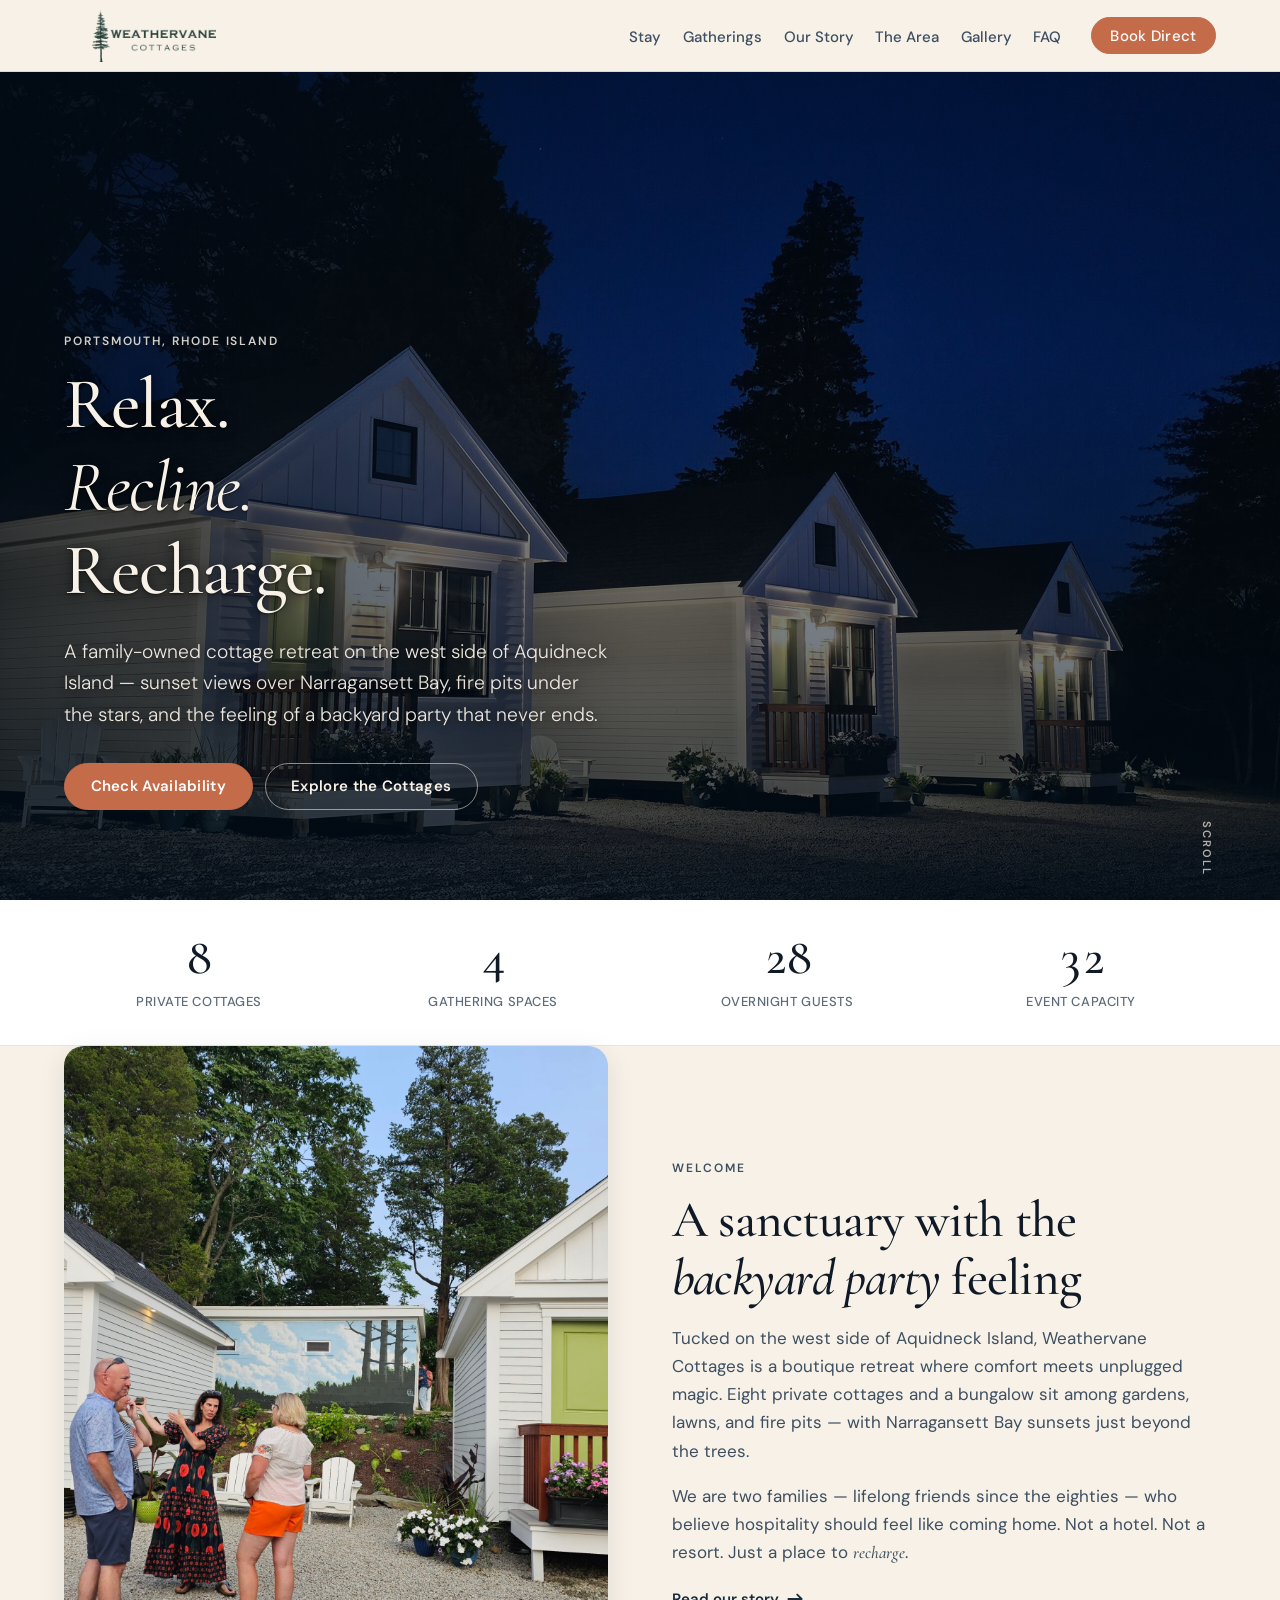
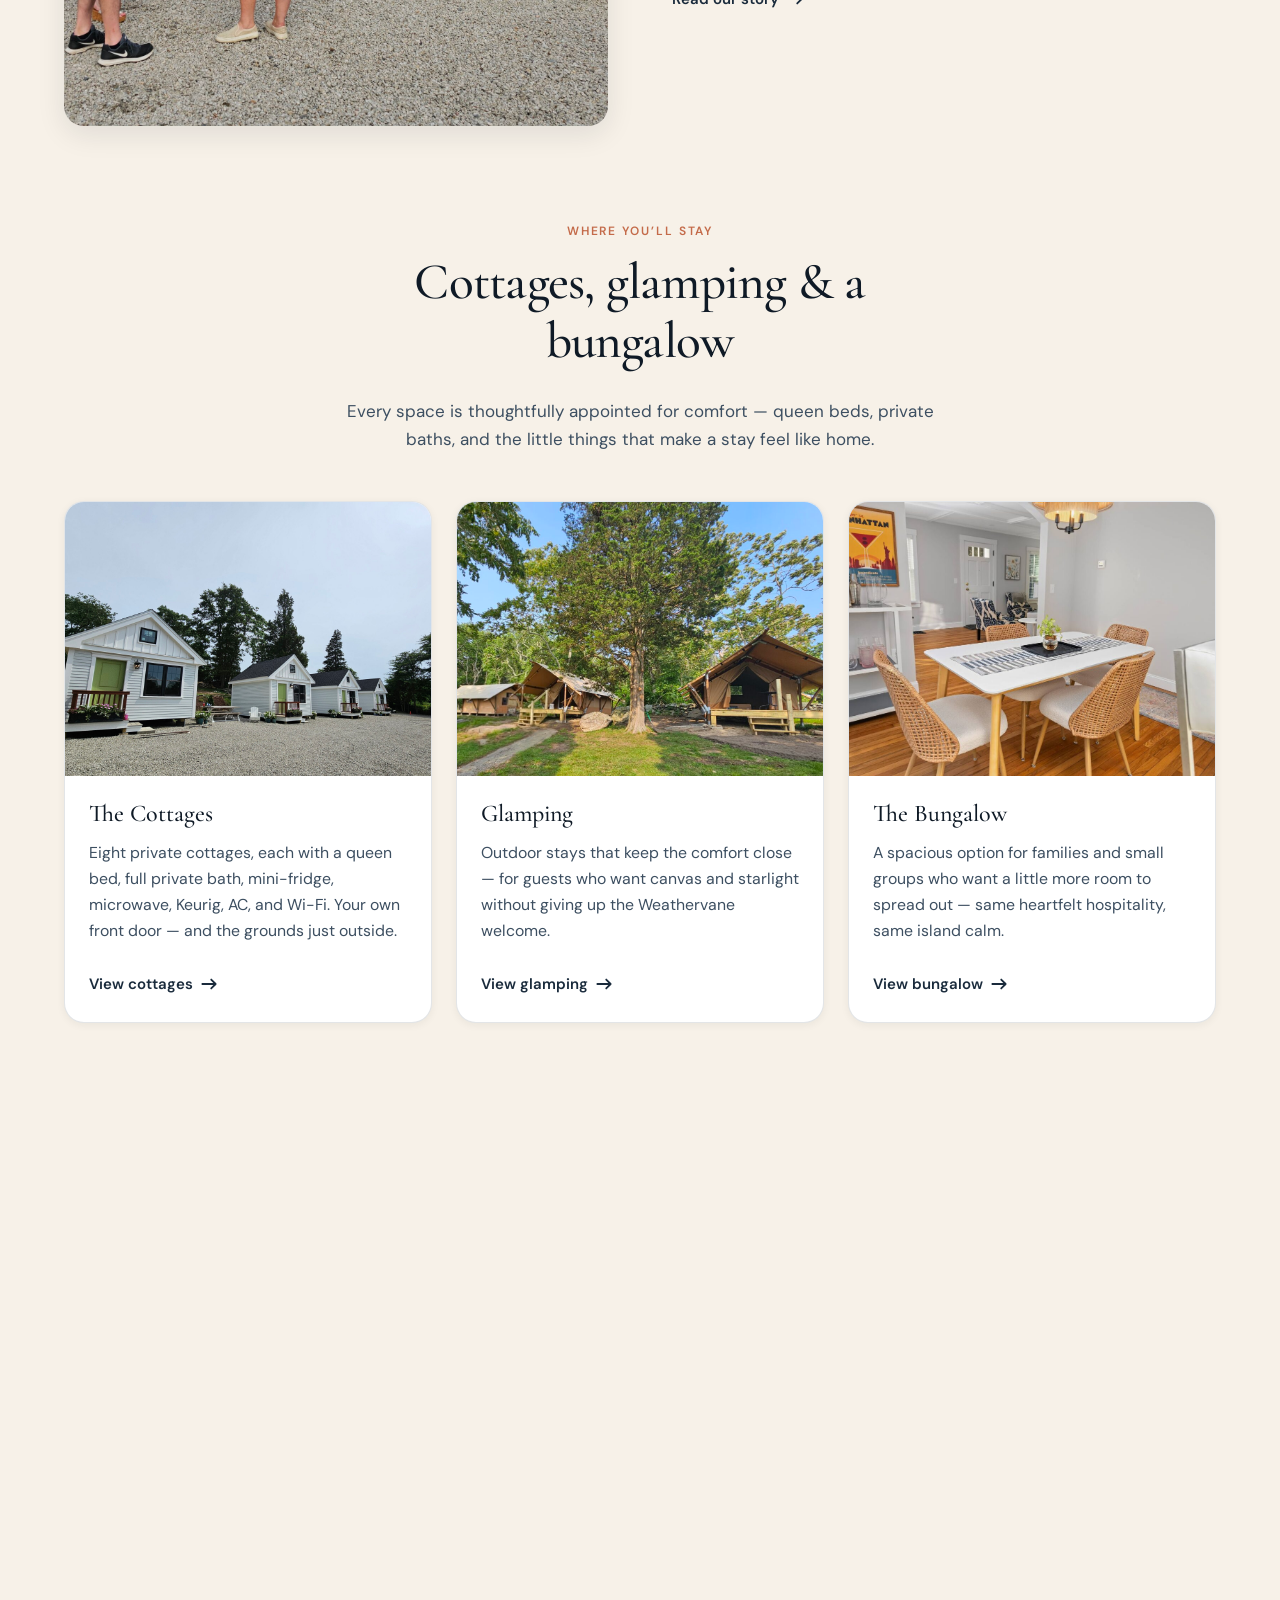
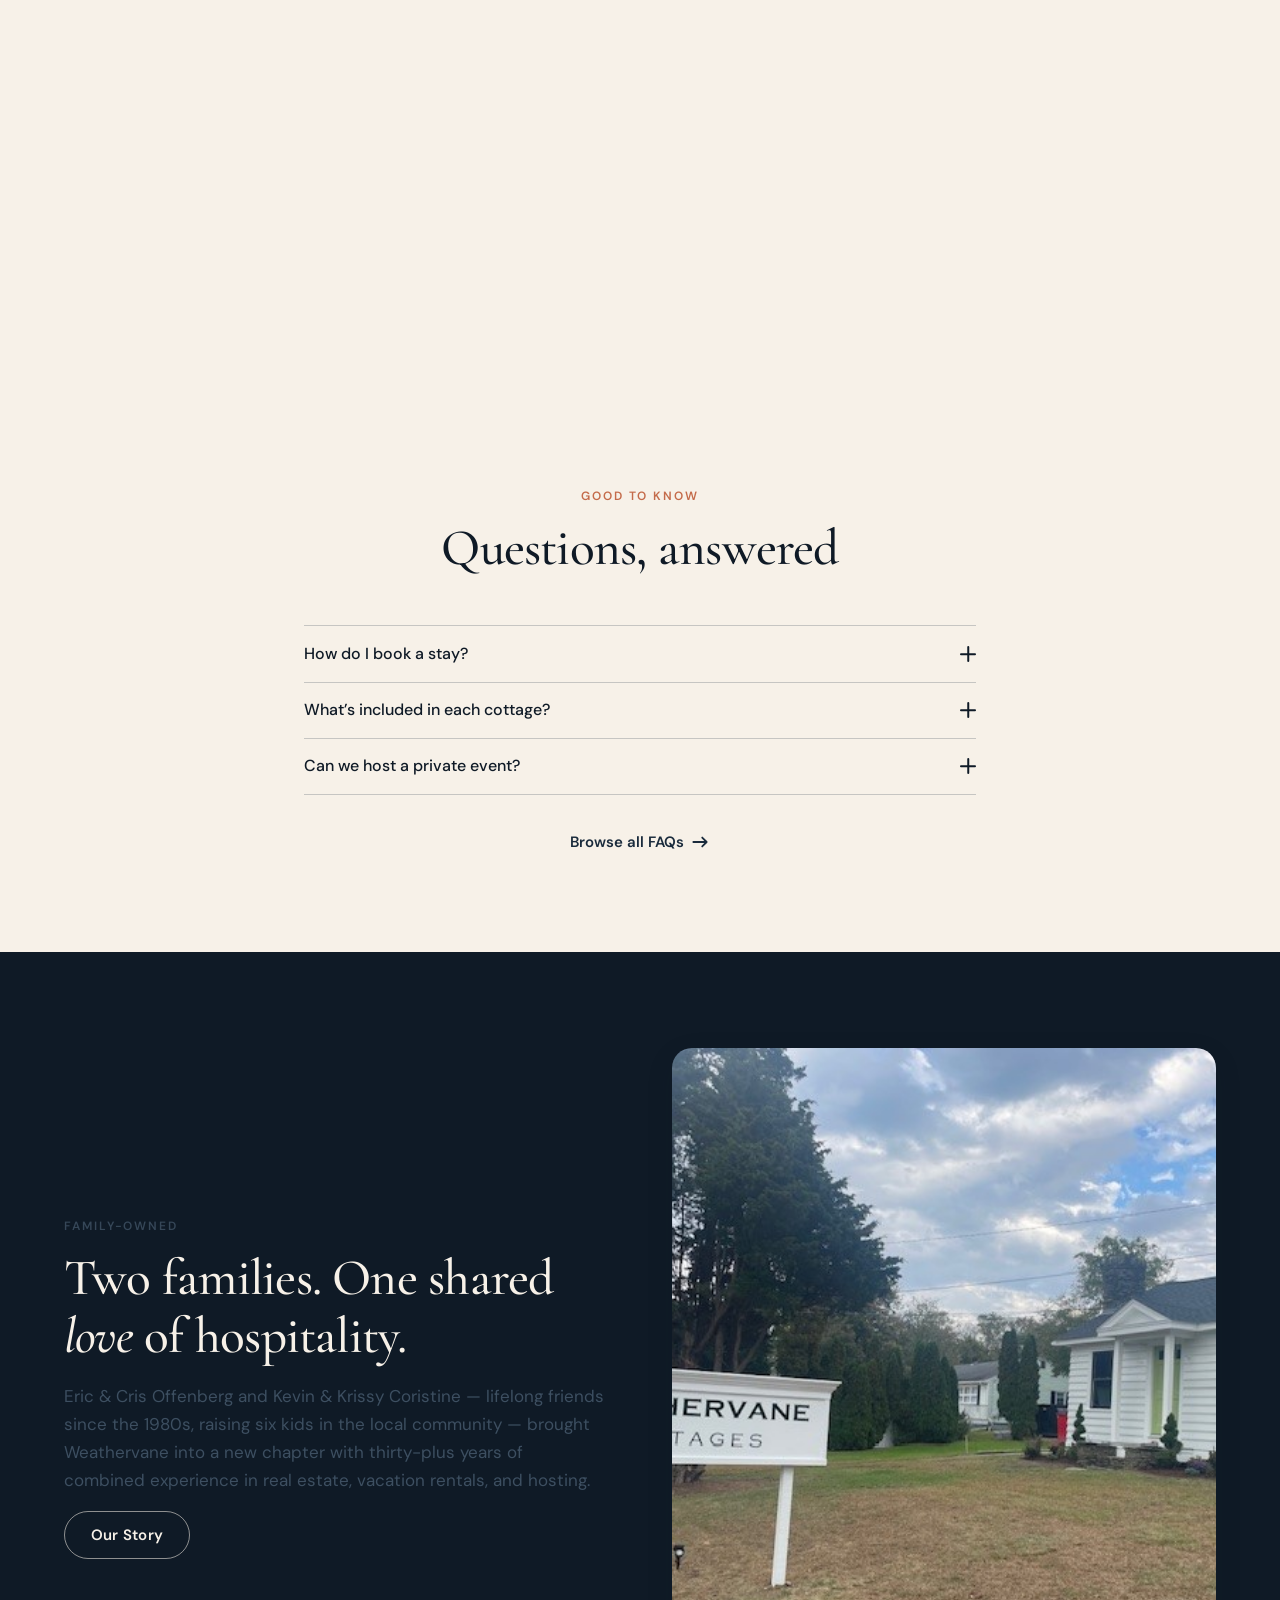
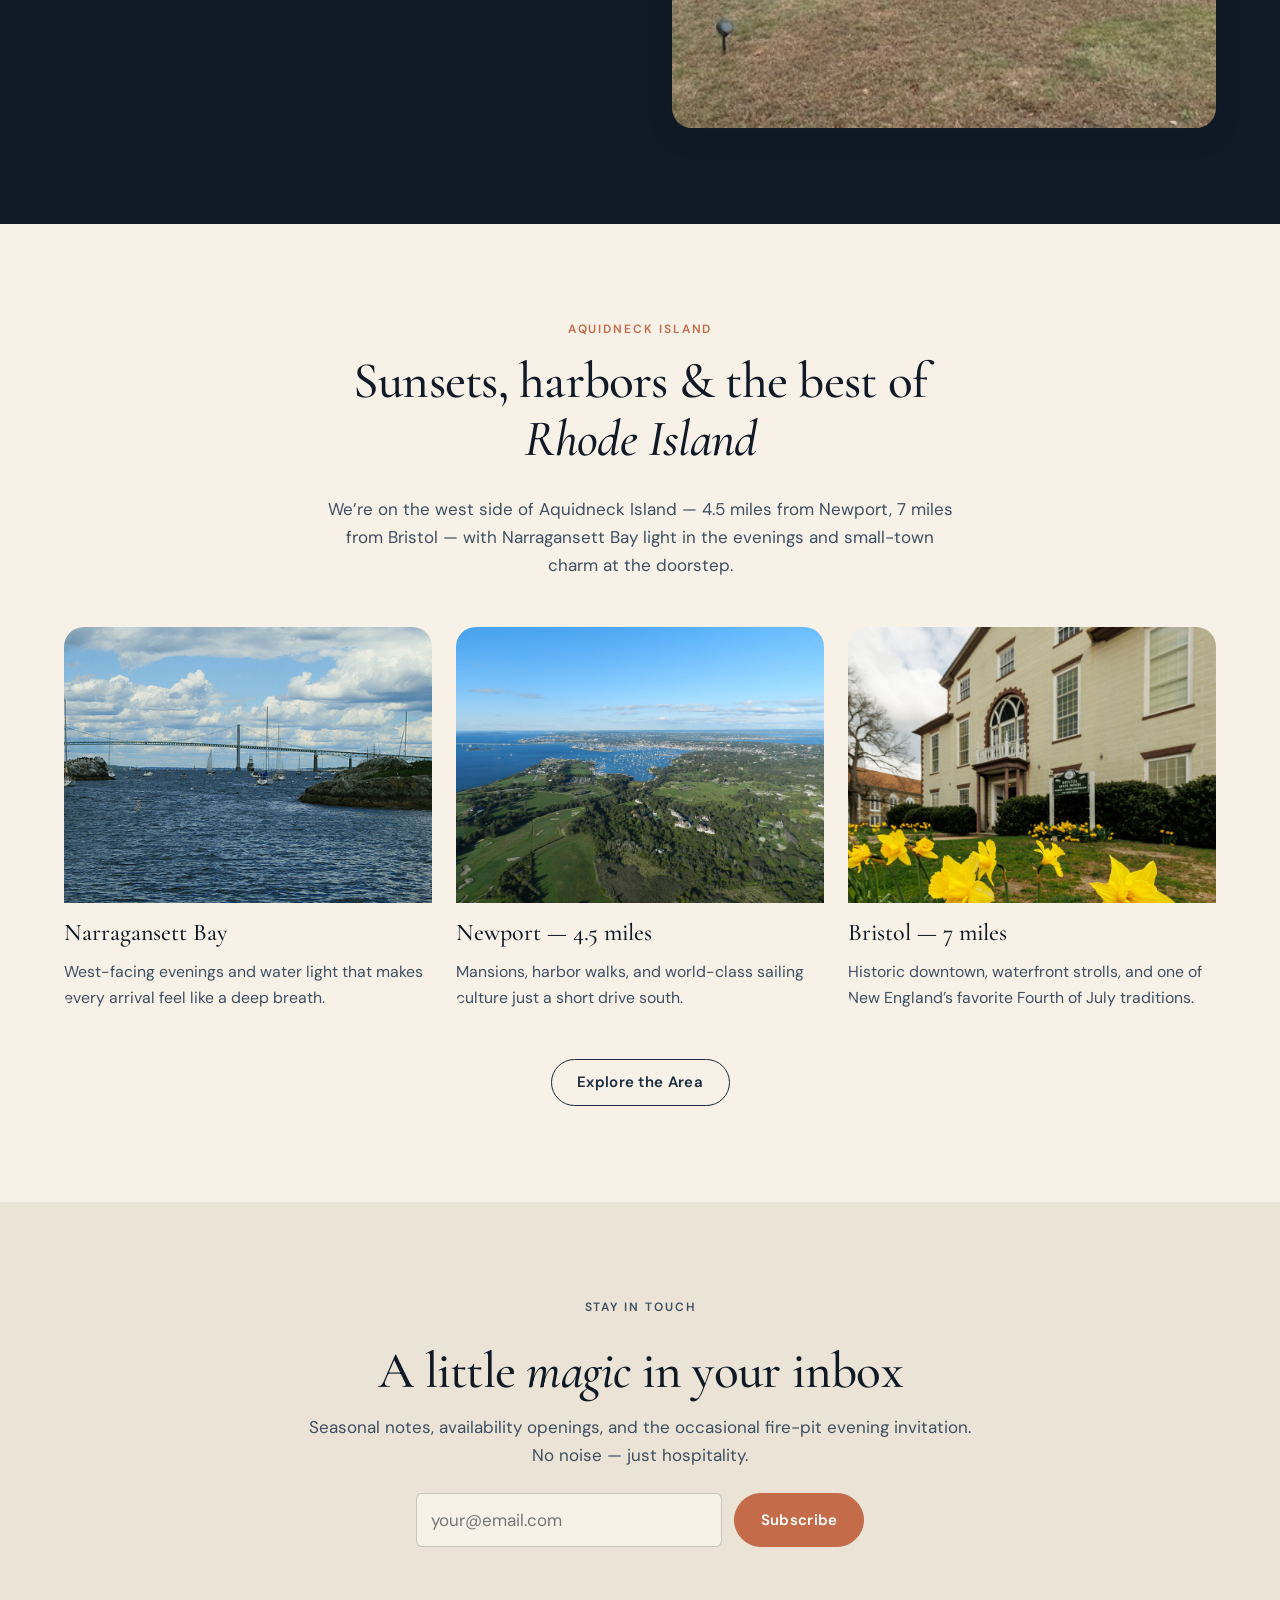
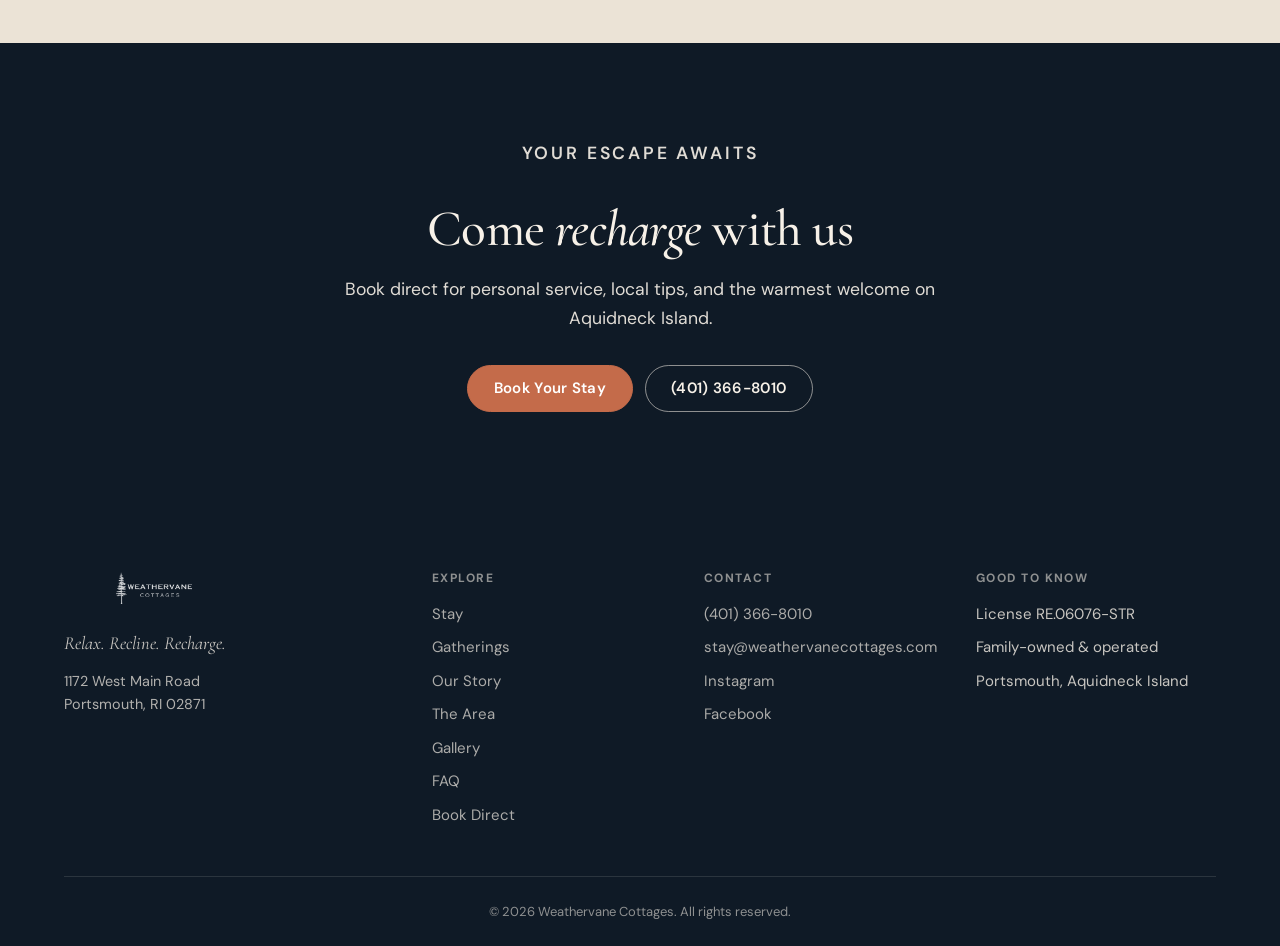
<file: index.html>
<!DOCTYPE html>
<html lang="en">
<head>
  <meta charset="UTF-8">
  <meta name="viewport" content="width=device-width, initial-scale=1.0">
  <title>Weathervane Cottages — Relax. Recline. Recharge. | Portsmouth, RI</title>
  <meta name="description" content="Premium boutique cottage retreat on Aquidneck Island. Eight cottages, a bungalow, and gathering spaces with sunset views over Narragansett Bay. Family-owned hospitality in Portsmouth, Rhode Island.">
  <link rel="canonical" href="https://weathervanecottages.com/">
  <link rel="preconnect" href="https://fonts.googleapis.com">
  <link rel="preconnect" href="https://fonts.gstatic.com" crossorigin>
  <link href="https://fonts.googleapis.com/css2?family=Cormorant+Garamond:ital,wght@0,400;0,500;0,600;0,700;1,400;1,500;1,600&family=DM+Sans:ital,opsz,wght@0,9..40,300;0,9..40,400;0,9..40,500;0,9..40,600;0,9..40,700;1,9..40,400&display=swap" rel="stylesheet">
  <link rel="stylesheet" href="css/styles.css">
</head>
<body>
  <a class="skip-link" href="#main">Skip to content</a>

  <header class="site-header" id="site-header">
    <div class="site-header__inner">
      <a class="site-logo" href="index.html" aria-label="Weathervane Cottages home">
        <img src="assets/logo/logo-300x125.png" alt="Weathervane Cottages" width="144" height="60" class="site-logo__mark" decoding="async">
      </a>

      <nav class="site-nav" id="site-nav" aria-label="Primary">
        <ul class="site-nav__list">
          <li><a href="stay.html">Stay</a></li>
          <li><a href="gatherings.html">Gatherings</a></li>
          <li><a href="story.html">Our Story</a></li>
          <li><a href="area.html">The Area</a></li>
          <li><a href="gallery.html">Gallery</a></li>
          <li><a href="faq.html">FAQ</a></li>
          <li><a class="btn btn--nav" href="book.html">Book Direct</a></li>
        </ul>
      </nav>

      <button class="nav-toggle" id="nav-toggle" aria-expanded="false" aria-controls="site-nav" aria-label="Open menu">
        <span class="nav-toggle__bar"></span>
        <span class="nav-toggle__bar"></span>
        <span class="nav-toggle__bar"></span>
      </button>
    </div>
  </header>

  <main id="main">
    <!-- HERO -->
    <section class="hero" aria-labelledby="hero-heading">
      <div class="hero__media">
        <img
          src="assets/property/cottages-illuminated-night.jpg"
          alt="Weathervane Cottages at night — row of small white cottages with warm interior lights glowing against a deep blue evening sky"
          width="1920"
          height="1080"
          fetchpriority="high"
        >
        <div class="hero__veil" aria-hidden="true"></div>
      </div>
      <div class="hero__content">
        <p class="eyebrow eyebrow--on-dark">Portsmouth, Rhode Island</p>
        <h1 id="hero-heading" class="hero__title">
          <span class="hero__title-line">Relax.</span>
          <span class="hero__title-line"><em>Recline.</em></span>
          <span class="hero__title-line">Recharge.</span>
        </h1>
        <p class="hero__lede">A family-owned cottage retreat on the west side of Aquidneck Island — sunset views over Narragansett Bay, fire pits under the stars, and the feeling of a backyard party that never ends.</p>
        <div class="hero__actions">
          <a class="btn btn--primary" href="book.html">Check Availability</a>
          <a class="btn btn--ghost-light" href="stay.html">Explore the Cottages</a>
        </div>
      </div>
      <div class="hero__scroll" aria-hidden="true">
        <span>Scroll</span>
      </div>
    </section>

    <!-- TRUST STATS -->
    <section class="trust" aria-label="At a glance">
      <div class="container">
        <ul class="trust__grid">
          <li class="trust__item reveal">
            <span class="trust__num">8</span>
            <span class="trust__label">Private Cottages</span>
          </li>
          <li class="trust__item reveal">
            <span class="trust__num">4</span>
            <span class="trust__label">Gathering Spaces</span>
          </li>
          <li class="trust__item reveal">
            <span class="trust__num">28</span>
            <span class="trust__label">Overnight Guests</span>
          </li>
          <li class="trust__item reveal">
            <span class="trust__num">32</span>
            <span class="trust__label">Event Capacity</span>
          </li>
        </ul>
      </div>
    </section>

    <!-- INTRO EDITORIAL SPLIT -->
    <section class="split intro-split" aria-labelledby="intro-heading">
      <div class="container split__grid">
        <div class="split__media reveal">
          <img
            src="assets/lifestyle/cottage-daytime-social.jpg"
            alt="Guests gathered around a glowing fire pit on the Weathervane grounds at dusk"
            width="900"
            height="1100"
            loading="lazy"
          >
        </div>
        <div class="split__content reveal">
          <p class="eyebrow">Welcome</p>
          <h2 id="intro-heading">A sanctuary with the <em>backyard party</em> feeling</h2>
          <p>Tucked on the west side of Aquidneck Island, Weathervane Cottages is a boutique retreat where comfort meets unplugged magic. Eight private cottages and a bungalow sit among gardens, lawns, and fire pits — with Narragansett Bay sunsets just beyond the trees.</p>
          <p>We are two families — lifelong friends since the eighties — who believe hospitality should feel like coming home. Not a hotel. Not a resort. Just a place to <em>recharge</em>.</p>
          <a class="text-link" href="story.html">Read our story
            <svg class="icon-arrow" width="18" height="18" viewBox="0 0 18 18" fill="none" aria-hidden="true"><path d="M3 9h12M11 5l4 4-4 4" stroke="currentColor" stroke-width="1.6" stroke-linecap="round" stroke-linejoin="round"/></svg>
          </a>
        </div>
      </div>
    </section>

    <!-- 3 STAY CARDS -->
    <section class="stay-cards section" aria-labelledby="stay-cards-heading">
      <div class="container">
        <div class="section-header reveal">
          <p class="eyebrow">Where You’ll Stay</p>
          <h2 id="stay-cards-heading">Cottages, glamping &amp; a bungalow</h2>
          <p class="section-header__lede">Every space is thoughtfully appointed for comfort — queen beds, private baths, and the little things that make a stay feel like home.</p>
        </div>
        <div class="card-grid card-grid--3">
          <article class="card reveal">
            <a class="card__media" href="stay.html#cottages">
              <img src="assets/property/cottage-exterior-1.jpg" alt="Weathervane cottage exterior among the greenery" width="700" height="500" loading="lazy">
            </a>
            <div class="card__body">
              <h3 class="card__title"><a href="stay.html#cottages">The Cottages</a></h3>
              <p>Eight private cottages, each with a queen bed, full private bath, mini-fridge, microwave, Keurig, AC, and Wi-Fi. Your own front door — and the grounds just outside.</p>
              <a class="text-link" href="stay.html#cottages">View cottages
                <svg class="icon-arrow" width="18" height="18" viewBox="0 0 18 18" fill="none" aria-hidden="true"><path d="M3 9h12M11 5l4 4-4 4" stroke="currentColor" stroke-width="1.6" stroke-linecap="round" stroke-linejoin="round"/></svg>
              </a>
            </div>
          </article>
          <article class="card reveal">
            <a class="card__media" href="stay.html#glamping">
              <img src="assets/property/tents-1-and-2.jpg" alt="The actual Safari Junior glamping tents at Weathervane — two canvas tents on wooden platforms" width="700" height="500" loading="lazy">
            </a>
            <div class="card__body">
              <h3 class="card__title"><a href="stay.html#glamping">Glamping</a></h3>
              <p>Outdoor stays that keep the comfort close — for guests who want canvas and starlight without giving up the Weathervane welcome.</p>
              <a class="text-link" href="stay.html#glamping">View glamping
                <svg class="icon-arrow" width="18" height="18" viewBox="0 0 18 18" fill="none" aria-hidden="true"><path d="M3 9h12M11 5l4 4-4 4" stroke="currentColor" stroke-width="1.6" stroke-linecap="round" stroke-linejoin="round"/></svg>
              </a>
            </div>
          </article>
          <article class="card reveal">
            <a class="card__media" href="stay.html#bungalow">
              <img src="assets/rooms/bungalow-dining-area-2.jpg" alt="The Weathervane Bungalow — open-plan living, dining, and kitchen area in a spacious two-bedroom layout" width="700" height="500" loading="lazy">
            </a>
            <div class="card__body">
              <h3 class="card__title"><a href="stay.html#bungalow">The Bungalow</a></h3>
              <p>A spacious option for families and small groups who want a little more room to spread out — same heartfelt hospitality, same island calm.</p>
              <a class="text-link" href="stay.html#bungalow">View bungalow
                <svg class="icon-arrow" width="18" height="18" viewBox="0 0 18 18" fill="none" aria-hidden="true"><path d="M3 9h12M11 5l4 4-4 4" stroke="currentColor" stroke-width="1.6" stroke-linecap="round" stroke-linejoin="round"/></svg>
              </a>
            </div>
          </article>
        </div>
      </div>
    </section>

    <!-- GATHERINGS FEATURE -->
    <section class="gatherings-feature section section--cream" aria-labelledby="gatherings-heading">
      <div class="container split__grid split__grid--reverse">
        <div class="split__media reveal">
          <img
            src="assets/lifestyle/cottage-daytime-gathering.jpg"
            alt="Evening fire pit gathering with warm light on the Weathervane property"
            width="900"
            height="700"
            loading="lazy"
          >
        </div>
        <div class="split__content reveal">
          <p class="eyebrow">Celebrate Here</p>
          <h2 id="gatherings-heading">Gatherings that feel like <em>home</em></h2>
          <p>Birthdays, reunions, intimate weddings, and weekends with the people you love. Four outdoor spaces — Courtyard, Lawn, Woods, and Patio — with room for up to 32 guests and overnight stays for 28.</p>
          <ul class="icon-list">
            <li>
              <svg class="icon-people" width="22" height="22" viewBox="0 0 24 24" fill="none" aria-hidden="true"><circle cx="9" cy="8" r="3.2" stroke="currentColor" stroke-width="1.6"/><path d="M3.5 19c.5-3 2.8-5 5.5-5s5 2 5.5 5" stroke="currentColor" stroke-width="1.6" stroke-linecap="round"/><circle cx="17" cy="9" r="2.4" stroke="currentColor" stroke-width="1.6"/><path d="M14.5 19c.3-2 1.6-3.5 3.5-3.5 1.4 0 2.5.8 3 2.2" stroke="currentColor" stroke-width="1.6" stroke-linecap="round"/></svg>
              Up to 32 event guests
            </li>
            <li>
              <svg class="icon-fire-pit" width="22" height="22" viewBox="0 0 24 24" fill="none" aria-hidden="true"><path d="M12 3c2 3 1 5-1 7 3 0 6 2 6 6 0 3.5-2.5 6-6 6s-6-2.5-6-6c0-2 1-4 3-5.5C7.5 8 9 5.5 12 3z" stroke="currentColor" stroke-width="1.6" stroke-linejoin="round"/><path d="M8 21h8" stroke="currentColor" stroke-width="1.6" stroke-linecap="round"/></svg>
              Fire pits &amp; evening magic
            </li>
            <li>
              <svg class="icon-leaf" width="22" height="22" viewBox="0 0 24 24" fill="none" aria-hidden="true"><path d="M5 19c8 0 14-6 14-14-8 0-14 6-14 14z" stroke="currentColor" stroke-width="1.6" stroke-linejoin="round"/><path d="M5 19c2-4 6-8 12-10" stroke="currentColor" stroke-width="1.6" stroke-linecap="round"/></svg>
              Four distinct outdoor spaces
            </li>
          </ul>
          <a class="btn btn--secondary" href="gatherings.html">Plan a Gathering</a>
        </div>
      </div>
    </section>

    <!-- FAQ ACCORDION TEASER -->
    <section class="faq-teaser section" aria-labelledby="faq-teaser-heading">
      <div class="container container--narrow">
        <div class="section-header reveal">
          <p class="eyebrow">Good to Know</p>
          <h2 id="faq-teaser-heading">Questions, answered</h2>
        </div>
        <div class="accordion reveal" data-accordion>
          <div class="accordion__item">
            <h3>
              <button class="accordion__trigger" aria-expanded="false" id="faq-t1" aria-controls="faq-p1">
                How do I book a stay?
                <span class="accordion__icon" aria-hidden="true"></span>
              </button>
            </h3>
            <div class="accordion__panel" id="faq-p1" role="region" aria-labelledby="faq-t1" hidden>
              <p>Book direct through our site for the best rate and personal service. Call us at <a href="tel:+14013668010">(401) 366-8010</a> or send a note to <a href="mailto:stay@weathervanecottages.com">stay@weathervanecottages.com</a> — we’re happy to help match you with the right cottage.</p>
            </div>
          </div>
          <div class="accordion__item">
            <h3>
              <button class="accordion__trigger" aria-expanded="false" id="faq-t2" aria-controls="faq-p2">
                What’s included in each cottage?
                <span class="accordion__icon" aria-hidden="true"></span>
              </button>
            </h3>
            <div class="accordion__panel" id="faq-p2" role="region" aria-labelledby="faq-t2" hidden>
              <p>Each cottage includes a queen bed, full private bath, mini-fridge, microwave, Keurig, air conditioning, and Wi-Fi. Linens and towels are provided. The grounds — gardens, fire pits, and gathering spaces — are yours to enjoy.</p>
            </div>
          </div>
          <div class="accordion__item">
            <h3>
              <button class="accordion__trigger" aria-expanded="false" id="faq-t3" aria-controls="faq-p3">
                Can we host a private event?
                <span class="accordion__icon" aria-hidden="true"></span>
              </button>
            </h3>
            <div class="accordion__panel" id="faq-p3" role="region" aria-labelledby="faq-t3" hidden>
              <p>Yes. We host intimate gatherings for up to 32 guests across four outdoor spaces, with overnight capacity for 28. Reach out and we’ll walk you through the options.</p>
            </div>
          </div>
        </div>
        <p class="faq-teaser__more reveal">
          <a class="text-link" href="faq.html">Browse all FAQs
            <svg class="icon-arrow" width="18" height="18" viewBox="0 0 18 18" fill="none" aria-hidden="true"><path d="M3 9h12M11 5l4 4-4 4" stroke="currentColor" stroke-width="1.6" stroke-linecap="round" stroke-linejoin="round"/></svg>
          </a>
        </p>
      </div>
    </section>

    <!-- STORY TEASER -->
    <section class="story-teaser section section--navy" aria-labelledby="story-teaser-heading">
      <div class="container split__grid">
        <div class="split__content reveal">
          <p class="eyebrow eyebrow--on-dark">Family-Owned</p>
          <h2 id="story-teaser-heading" class="text-on-dark">Two families. One shared <em>love</em> of hospitality.</h2>
          <p class="text-on-dark">Eric &amp; Cris Offenberg and Kevin &amp; Krissy Coristine — lifelong friends since the 1980s, raising six kids in the local community — brought Weathervane into a new chapter with thirty-plus years of combined experience in real estate, vacation rentals, and hosting.</p>
          <a class="btn btn--ghost-light" href="story.html">Our Story</a>
        </div>
        <div class="split__media reveal">
          <img
            src="assets/property/sign.jpg"
            alt="The Weathervane Cottages property sign"
            width="800"
            height="600"
            loading="lazy"
          >
        </div>
      </div>
    </section>

    <!-- AREA TEASER -->
    <section class="area-teaser section" aria-labelledby="area-teaser-heading">
      <div class="container">
        <div class="section-header reveal">
          <p class="eyebrow">Aquidneck Island</p>
          <h2 id="area-teaser-heading">Sunsets, harbors &amp; the best of <em>Rhode Island</em></h2>
          <p class="section-header__lede">We’re on the west side of Aquidneck Island — 4.5 miles from Newport, 7 miles from Bristol — with Narragansett Bay light in the evenings and small-town charm at the doorstep.</p>
        </div>
        <div class="card-grid card-grid--3">
          <article class="card card--flat reveal">
            <div class="card__media">
              <img src="assets/area/narragansett-bay-bridge.jpg" alt="Narragansett Bay — view across the bay toward the Mt. Hope Bridge with sailboats on the water" width="700" height="480" loading="lazy">
            </div>
            <div class="card__body">
              <h3 class="card__title">Narragansett Bay</h3>
              <p>West-facing evenings and water light that makes every arrival feel like a deep breath.</p>
            </div>
          </article>
          <article class="card card--flat reveal">
            <div class="card__media">
              <img src="assets/area/newport-aerial.jpg" alt="Newport — aerial view of Newport Harbor and the Rhode Island coastline" width="700" height="480" loading="lazy">
            </div>
            <div class="card__body">
              <h3 class="card__title">Newport — 4.5 miles</h3>
              <p>Mansions, harbor walks, and world-class sailing culture just a short drive south.</p>
            </div>
          </article>
          <article class="card card--flat reveal">
            <div class="card__media">
              <img src="assets/area/bristol-old-statehouse.jpg" alt="Bristol, Rhode Island — the historic Bristol State House on High Street, a 1816 landmark downtown" width="700" height="480" loading="lazy">
            </div>
            <div class="card__body">
              <h3 class="card__title">Bristol — 7 miles</h3>
              <p>Historic downtown, waterfront strolls, and one of New England’s favorite Fourth of July traditions.</p>
            </div>
          </article>
        </div>
        <p class="section-cta reveal">
          <a class="btn btn--secondary" href="area.html">Explore the Area</a>
        </p>
      </div>
    </section>

    <!-- NEWSLETTER BAND -->
    <section class="newsletter section" aria-labelledby="newsletter-heading">
      <div class="container container--narrow newsletter__inner reveal">
        <p class="eyebrow">Stay in Touch</p>
        <h2 id="newsletter-heading">A little <em>magic</em> in your inbox</h2>
        <p>Seasonal notes, availability openings, and the occasional fire-pit evening invitation. No noise — just hospitality.</p>
        <form class="newsletter__form" id="newsletter-form" novalidate>
          <div class="form-row">
            <label class="visually-hidden" for="newsletter-email">Email address</label>
            <input class="form-input" type="email" id="newsletter-email" name="email" placeholder="your@email.com" required autocomplete="email">
            <button class="btn btn--primary" type="submit">Subscribe</button>
          </div>
          <p class="form-message" id="newsletter-message" hidden></p>
        </form>
      </div>
    </section>

    <!-- FINAL CTA -->
    <section class="final-cta section section--navy" aria-labelledby="final-cta-heading">
      <div class="container container--narrow final-cta__inner reveal">
        <p class="eyebrow eyebrow--on-dark">Your Escape Awaits</p>
        <h2 id="final-cta-heading" class="text-on-dark">Come <em>recharge</em> with us</h2>
        <p class="text-on-dark">Book direct for personal service, local tips, and the warmest welcome on Aquidneck Island.</p>
        <div class="final-cta__actions">
          <a class="btn btn--primary" href="book.html">Book Your Stay</a>
          <a class="btn btn--ghost-light" href="tel:+14013668010">(401) 366-8010</a>
        </div>
      </div>
    </section>
  </main>

  <footer class="site-footer">
    <div class="container">
      <div class="site-footer__grid">
        <div class="site-footer__brand">
          <a class="site-logo site-logo--footer" href="index.html" aria-label="Weathervane Cottages home">
            <img src="assets/logo/logo-white.png" alt="Weathervane Cottages" width="120" height="50" class="site-logo__mark" decoding="async">
          </a>
          <p class="site-footer__tagline">Relax. Recline. Recharge.</p>
          <p class="site-footer__address">
            1172 West Main Road<br>
            Portsmouth, RI 02871
          </p>
        </div>
        <div class="site-footer__col">
          <h3 class="site-footer__heading">Explore</h3>
          <ul class="site-footer__links">
            <li><a href="stay.html">Stay</a></li>
            <li><a href="gatherings.html">Gatherings</a></li>
            <li><a href="story.html">Our Story</a></li>
            <li><a href="area.html">The Area</a></li>
            <li><a href="gallery.html">Gallery</a></li>
            <li><a href="faq.html">FAQ</a></li>
            <li><a href="book.html">Book Direct</a></li>
          </ul>
        </div>
        <div class="site-footer__col">
          <h3 class="site-footer__heading">Contact</h3>
          <ul class="site-footer__links">
            <li><a href="tel:+14013668010">(401) 366-8010</a></li>
            <li><a href="mailto:stay@weathervanecottages.com">stay@weathervanecottages.com</a></li>
            <li><a href="https://www.instagram.com/weathervanecottages" rel="noopener noreferrer" target="_blank">Instagram</a></li>
            <li><a href="https://www.facebook.com/61563198885459" rel="noopener noreferrer" target="_blank">Facebook</a></li>
          </ul>
        </div>
        <div class="site-footer__col">
          <h3 class="site-footer__heading">Good to Know</h3>
          <ul class="site-footer__links">
            <li>License RE.06076-STR</li>
            <li>Family-owned &amp; operated</li>
            <li>Portsmouth, Aquidneck Island</li>
          </ul>
        </div>
      </div>
      <div class="site-footer__bottom">
        <p>&copy; <span id="year"></span> Weathervane Cottages. All rights reserved.</p>
      </div>
    </div>
  </footer>

  <script src="js/main.js" defer></script>
</body>
</html>
</file>
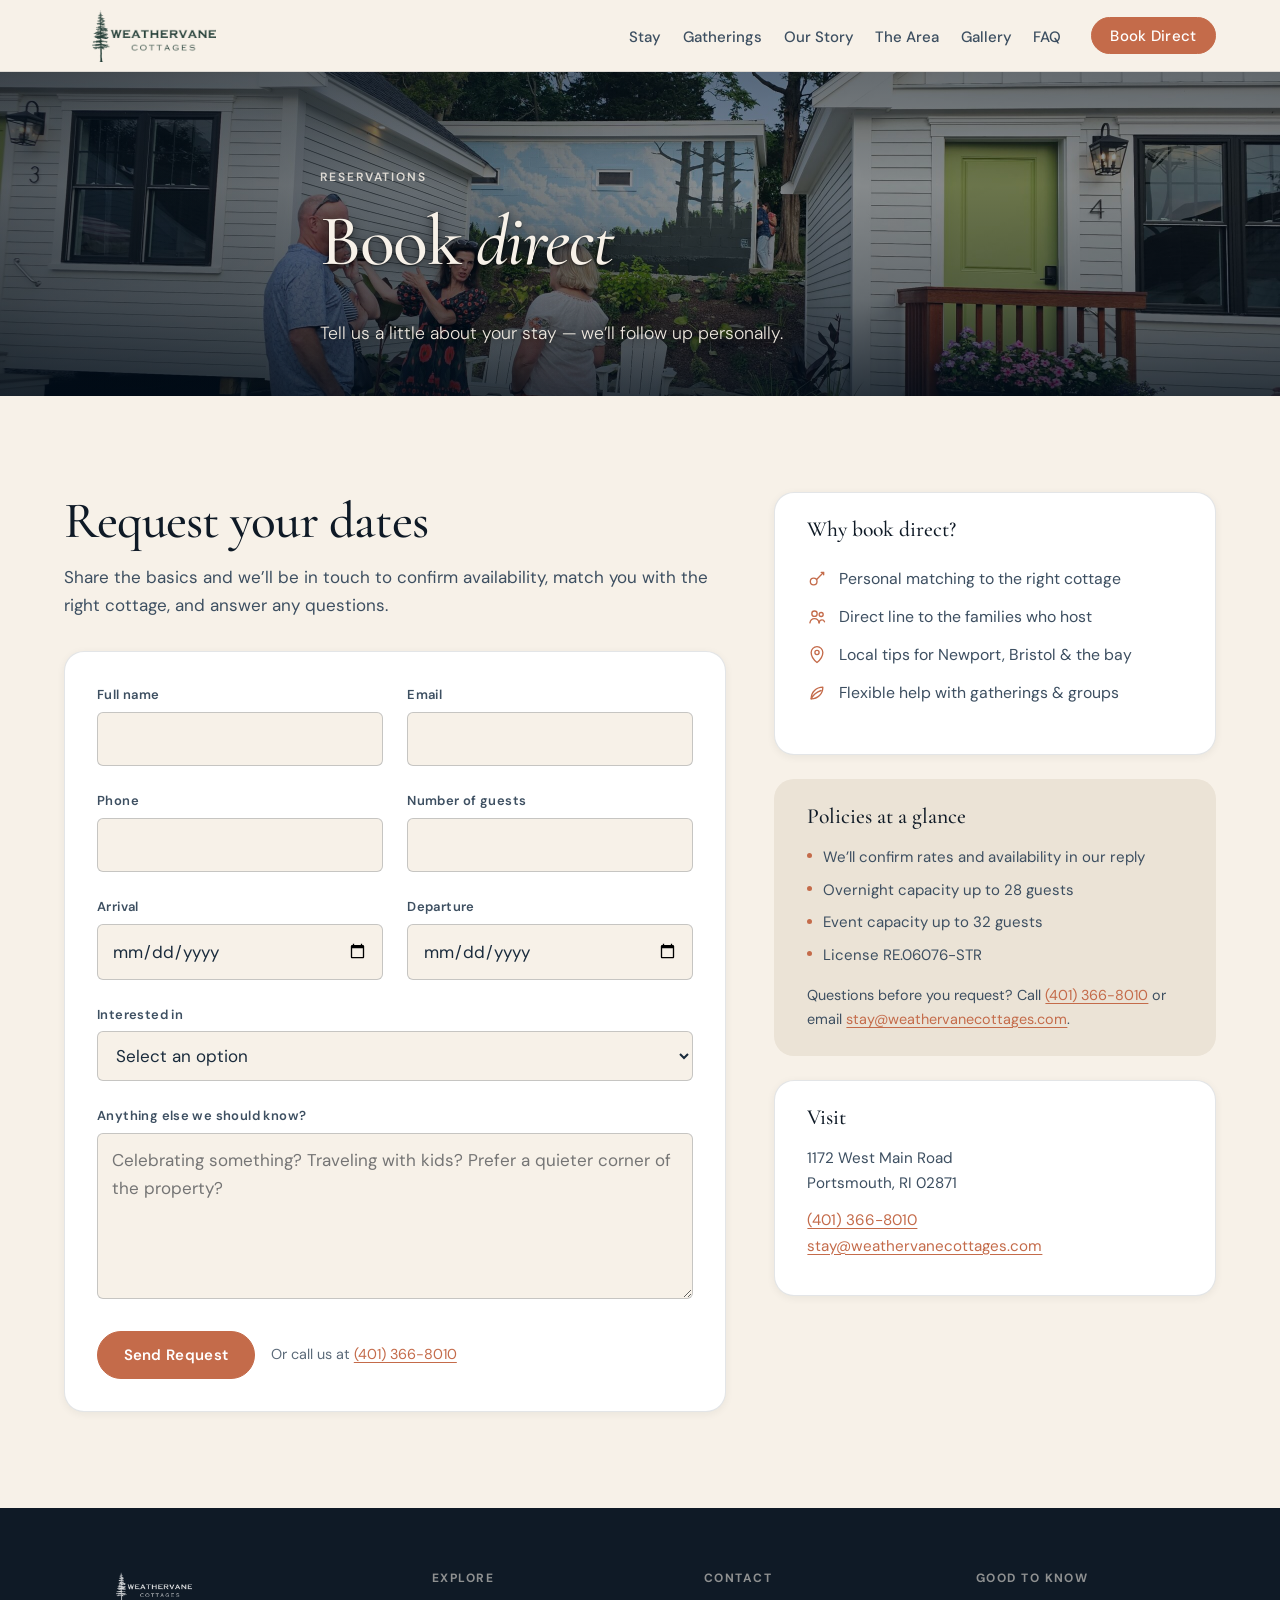
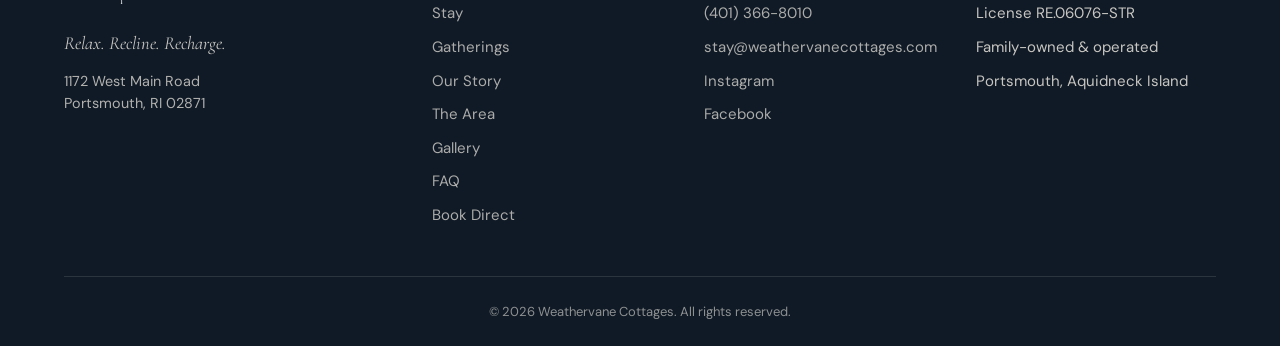
<file: book.html>
<!DOCTYPE html>
<html lang="en">
<head>
  <meta charset="UTF-8">
  <meta name="viewport" content="width=device-width, initial-scale=1.0">
  <title>Book Direct | Weathervane Cottages</title>
  <meta name="description" content="Book your Weathervane Cottages stay direct — personal service, local tips, and the warmest welcome on Aquidneck Island. Portsmouth, RI.">
  <link rel="canonical" href="https://weathervanecottages.com/book">
  <link rel="preconnect" href="https://fonts.googleapis.com">
  <link rel="preconnect" href="https://fonts.gstatic.com" crossorigin>
  <link href="https://fonts.googleapis.com/css2?family=Cormorant+Garamond:ital,wght@0,400;0,500;0,600;0,700;1,400;1,500;1,600&family=DM+Sans:ital,opsz,wght@0,9..40,300;0,9..40,400;0,9..40,500;0,9..40,600;0,9..40,700;1,9..40,400&display=swap" rel="stylesheet">
  <link rel="stylesheet" href="css/styles.css">
</head>
<body>
  <a class="skip-link" href="#main">Skip to content</a>

  <header class="site-header" id="site-header">
    <div class="site-header__inner">
      <a class="site-logo" href="index.html" aria-label="Weathervane Cottages home">
        <img src="assets/logo/logo-300x125.png" alt="Weathervane Cottages" width="144" height="60" class="site-logo__mark" decoding="async">
      </a>
      <nav class="site-nav" id="site-nav" aria-label="Primary">
        <ul class="site-nav__list">
          <li><a href="stay.html">Stay</a></li>
          <li><a href="gatherings.html">Gatherings</a></li>
          <li><a href="story.html">Our Story</a></li>
          <li><a href="area.html">The Area</a></li>
          <li><a href="gallery.html">Gallery</a></li>
          <li><a href="faq.html">FAQ</a></li>
          <li><a class="btn btn--nav" href="book.html" aria-current="page">Book Direct</a></li>
        </ul>
      </nav>
      <button class="nav-toggle" id="nav-toggle" aria-expanded="false" aria-controls="site-nav" aria-label="Open menu">
        <span class="nav-toggle__bar"></span>
        <span class="nav-toggle__bar"></span>
        <span class="nav-toggle__bar"></span>
      </button>
    </div>
  </header>

  <main id="main">
    <section class="page-hero page-hero--short" aria-labelledby="page-heading">
      <div class="page-hero__media">
        <img src="assets/lifestyle/cottage-daytime-social.jpg" alt="Daytime socializing outside a pair of small white Weathervane cottages with a mural backdrop (book-direct hero)" width="1920" height="700" fetchpriority="high">
        <div class="page-hero__veil" aria-hidden="true"></div>
      </div>
      <div class="page-hero__content container">
        <p class="eyebrow eyebrow--on-dark">Reservations</p>
        <h1 id="page-heading" class="text-on-dark">Book <em>direct</em></h1>
        <p class="page-hero__lede text-on-dark">Tell us a little about your stay — we’ll follow up personally.</p>
      </div>
    </section>

    <section class="book-section section" aria-labelledby="book-heading">
      <div class="container">
        <div class="book-layout">
          <!-- FORM -->
          <div class="book-layout__form reveal">
            <h2 id="book-heading">Request your dates</h2>
            <p class="book-layout__intro">Share the basics and we’ll be in touch to confirm availability, match you with the right cottage, and answer any questions.</p>
            <form class="book-form" id="book-form" novalidate>
              <div class="form-grid">
                <div class="form-field">
                  <label for="book-name">Full name</label>
                  <input class="form-input" type="text" id="book-name" name="name" required autocomplete="name">
                </div>
                <div class="form-field">
                  <label for="book-email">Email</label>
                  <input class="form-input" type="email" id="book-email" name="email" required autocomplete="email">
                </div>
                <div class="form-field">
                  <label for="book-phone">Phone</label>
                  <input class="form-input" type="tel" id="book-phone" name="phone" autocomplete="tel">
                </div>
                <div class="form-field">
                  <label for="book-guests">Number of guests</label>
                  <input class="form-input" type="number" id="book-guests" name="guests" min="1" max="28" inputmode="numeric">
                </div>
                <div class="form-field">
                  <label for="book-arrive">Arrival</label>
                  <input class="form-input" type="date" id="book-arrive" name="arrive" required>
                </div>
                <div class="form-field">
                  <label for="book-depart">Departure</label>
                  <input class="form-input" type="date" id="book-depart" name="depart" required>
                </div>
                <div class="form-field form-field--full">
                  <label for="book-stay-type">Interested in</label>
                  <select class="form-input" id="book-stay-type" name="stay_type">
                    <option value="">Select an option</option>
                    <option value="cottage">Cottage</option>
                    <option value="bungalow">Bungalow</option>
                    <option value="glamping">Glamping</option>
                    <option value="gathering">Gathering / Event</option>
                    <option value="whole">Whole property</option>
                    <option value="unsure">Not sure yet</option>
                  </select>
                </div>
                <div class="form-field form-field--full">
                  <label for="book-message">Anything else we should know?</label>
                  <textarea class="form-input form-textarea" id="book-message" name="message" rows="5" placeholder="Celebrating something? Traveling with kids? Prefer a quieter corner of the property?"></textarea>
                </div>
              </div>
              <div class="form-actions">
                <button class="btn btn--primary" type="submit">Send Request</button>
                <p class="form-aside">Or call us at <a href="tel:+14013668010">(401) 366-8010</a></p>
              </div>
              <p class="form-message" id="book-message-status" hidden></p>
            </form>
          </div>

          <!-- SIDEBAR -->
          <aside class="book-layout__aside reveal">
            <div class="book-aside-card">
              <h3>Why book direct?</h3>
              <ul class="icon-list">
                <li>
                  <svg class="icon-key" width="22" height="22" viewBox="0 0 24 24" fill="none" aria-hidden="true"><circle cx="8" cy="15" r="4" stroke="currentColor" stroke-width="1.6"/><path d="M11.5 12.5 20 4M17 4h3v3" stroke="currentColor" stroke-width="1.6" stroke-linecap="round" stroke-linejoin="round"/></svg>
                  Personal matching to the right cottage
                </li>
                <li>
                  <svg class="icon-people" width="22" height="22" viewBox="0 0 24 24" fill="none" aria-hidden="true"><circle cx="9" cy="8" r="3.2" stroke="currentColor" stroke-width="1.6"/><path d="M3.5 19c.5-3 2.8-5 5.5-5s5 2 5.5 5" stroke="currentColor" stroke-width="1.6" stroke-linecap="round"/><circle cx="17" cy="9" r="2.4" stroke="currentColor" stroke-width="1.6"/><path d="M14.5 19c.3-2 1.6-3.5 3.5-3.5 1.4 0 2.5.8 3 2.2" stroke="currentColor" stroke-width="1.6" stroke-linecap="round"/></svg>
                  Direct line to the families who host
                </li>
                <li>
                  <svg class="icon-map-pin" width="22" height="22" viewBox="0 0 24 24" fill="none" aria-hidden="true"><path d="M12 21s7-5.5 7-12a7 7 0 1 0-14 0c0 6.5 7 12 7 12z" stroke="currentColor" stroke-width="1.6" stroke-linejoin="round"/><circle cx="12" cy="9" r="2.5" stroke="currentColor" stroke-width="1.6"/></svg>
                  Local tips for Newport, Bristol &amp; the bay
                </li>
                <li>
                  <svg class="icon-leaf" width="22" height="22" viewBox="0 0 24 24" fill="none" aria-hidden="true"><path d="M5 19c8 0 14-6 14-14-8 0-14 6-14 14z" stroke="currentColor" stroke-width="1.6" stroke-linejoin="round"/><path d="M5 19c2-4 6-8 12-10" stroke="currentColor" stroke-width="1.6" stroke-linecap="round"/></svg>
                  Flexible help with gatherings &amp; groups
                </li>
              </ul>
            </div>
            <div class="book-aside-card book-aside-card--soft">
              <h3>Policies at a glance</h3>
              <ul class="plain-list">
                <li>We’ll confirm rates and availability in our reply</li>
                <li>Overnight capacity up to 28 guests</li>
                <li>Event capacity up to 32 guests</li>
                <li>License RE.06076-STR</li>
              </ul>
              <p class="book-aside-card__note">Questions before you request? Call <a href="tel:+14013668010">(401) 366-8010</a> or email <a href="mailto:stay@weathervanecottages.com">stay@weathervanecottages.com</a>.</p>
            </div>
            <div class="book-aside-card book-aside-card--contact">
              <h3>Visit</h3>
              <p>
                1172 West Main Road<br>
                Portsmouth, RI 02871
              </p>
              <p>
                <a href="tel:+14013668010">(401) 366-8010</a><br>
                <a href="mailto:stay@weathervanecottages.com">stay@weathervanecottages.com</a>
              </p>
            </div>
          </aside>
        </div>
      </div>
    </section>
  </main>

  <footer class="site-footer">
    <div class="container">
      <div class="site-footer__grid">
        <div class="site-footer__brand">
          <a class="site-logo site-logo--footer" href="index.html" aria-label="Weathervane Cottages home">
            <img src="assets/logo/logo-white.png" alt="Weathervane Cottages" width="120" height="50" class="site-logo__mark" decoding="async">
          </a>
          <p class="site-footer__tagline">Relax. Recline. Recharge.</p>
          <p class="site-footer__address">1172 West Main Road<br>Portsmouth, RI 02871</p>
        </div>
        <div class="site-footer__col">
          <h3 class="site-footer__heading">Explore</h3>
          <ul class="site-footer__links">
            <li><a href="stay.html">Stay</a></li>
            <li><a href="gatherings.html">Gatherings</a></li>
            <li><a href="story.html">Our Story</a></li>
            <li><a href="area.html">The Area</a></li>
            <li><a href="gallery.html">Gallery</a></li>
            <li><a href="faq.html">FAQ</a></li>
            <li><a href="book.html">Book Direct</a></li>
          </ul>
        </div>
        <div class="site-footer__col">
          <h3 class="site-footer__heading">Contact</h3>
          <ul class="site-footer__links">
            <li><a href="tel:+14013668010">(401) 366-8010</a></li>
            <li><a href="mailto:stay@weathervanecottages.com">stay@weathervanecottages.com</a></li>
            <li><a href="https://www.instagram.com/weathervanecottages" rel="noopener noreferrer" target="_blank">Instagram</a></li>
            <li><a href="https://www.facebook.com/61563198885459" rel="noopener noreferrer" target="_blank">Facebook</a></li>
          </ul>
        </div>
        <div class="site-footer__col">
          <h3 class="site-footer__heading">Good to Know</h3>
          <ul class="site-footer__links">
            <li>License RE.06076-STR</li>
            <li>Family-owned &amp; operated</li>
            <li>Portsmouth, Aquidneck Island</li>
          </ul>
        </div>
      </div>
      <div class="site-footer__bottom">
        <p>&copy; <span id="year"></span> Weathervane Cottages. All rights reserved.</p>
      </div>
    </div>
  </footer>

  <script src="js/main.js" defer></script>
</body>
</html>
</file>
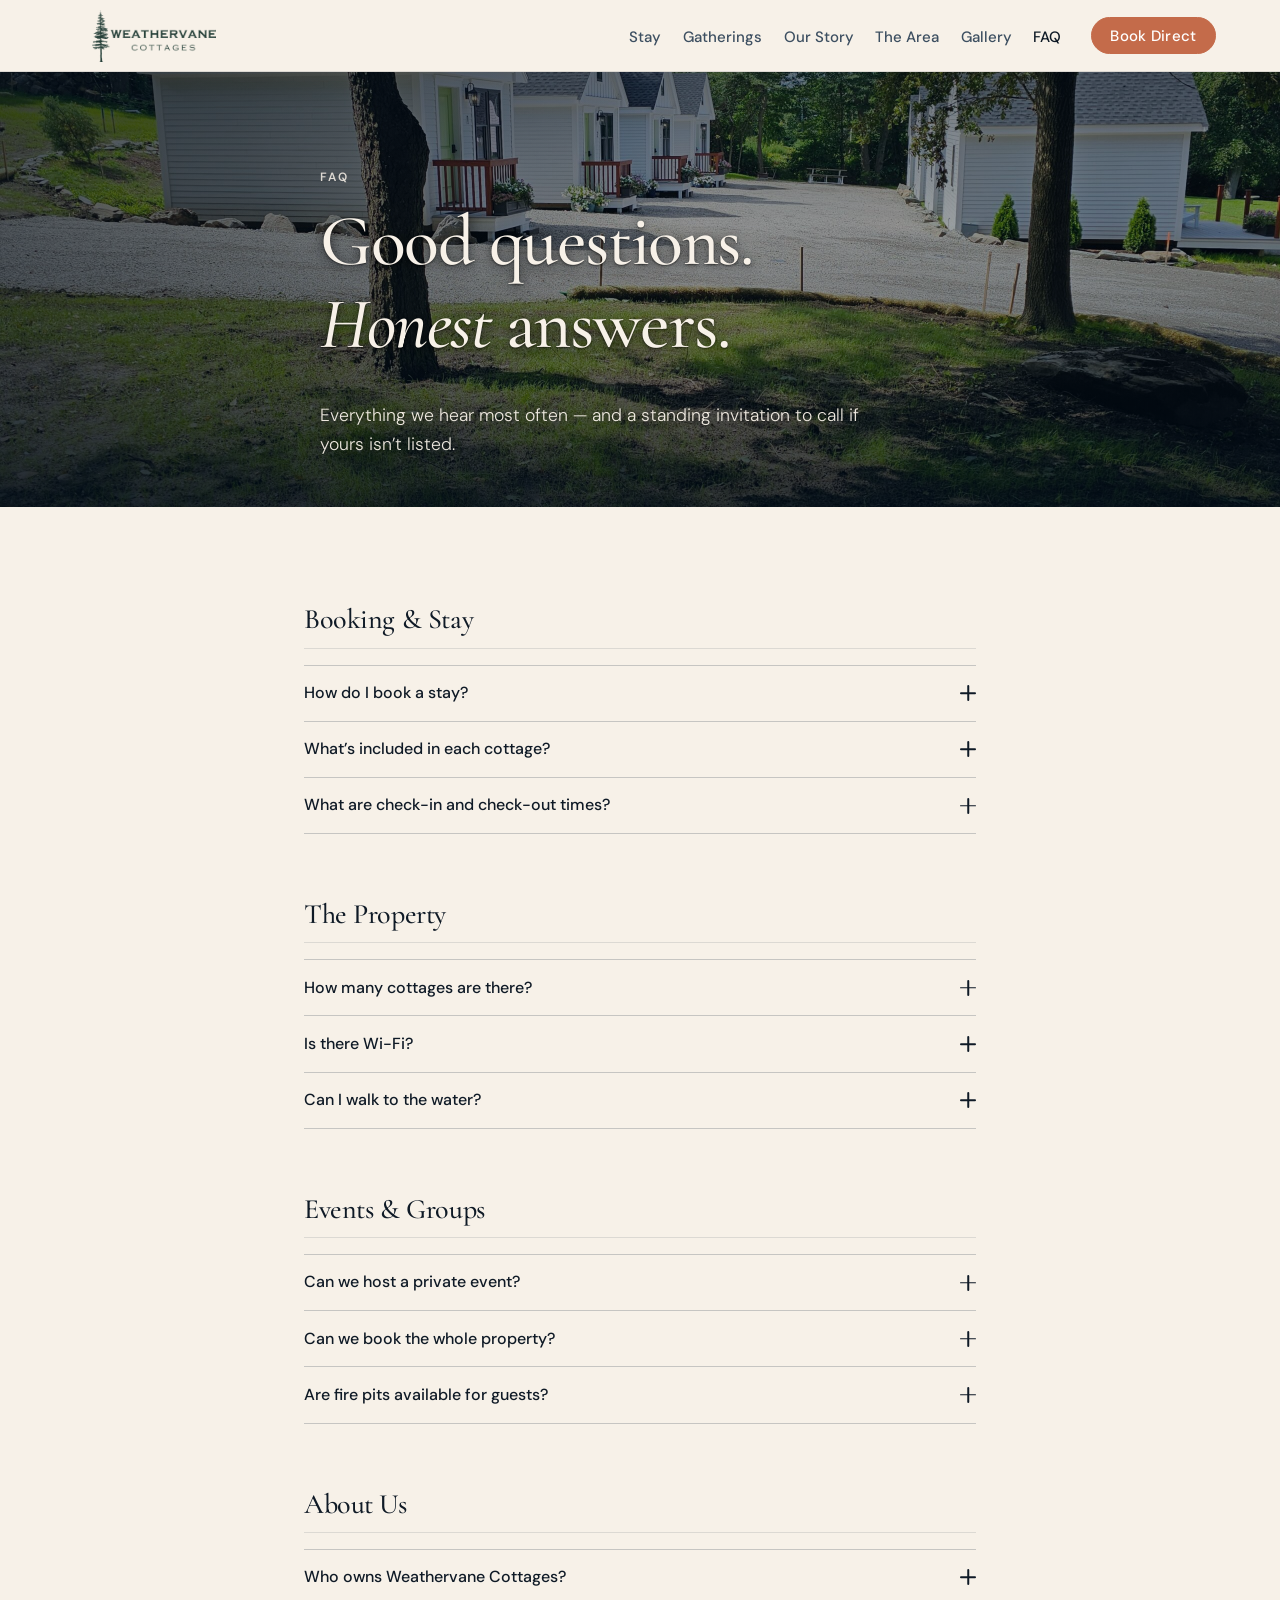
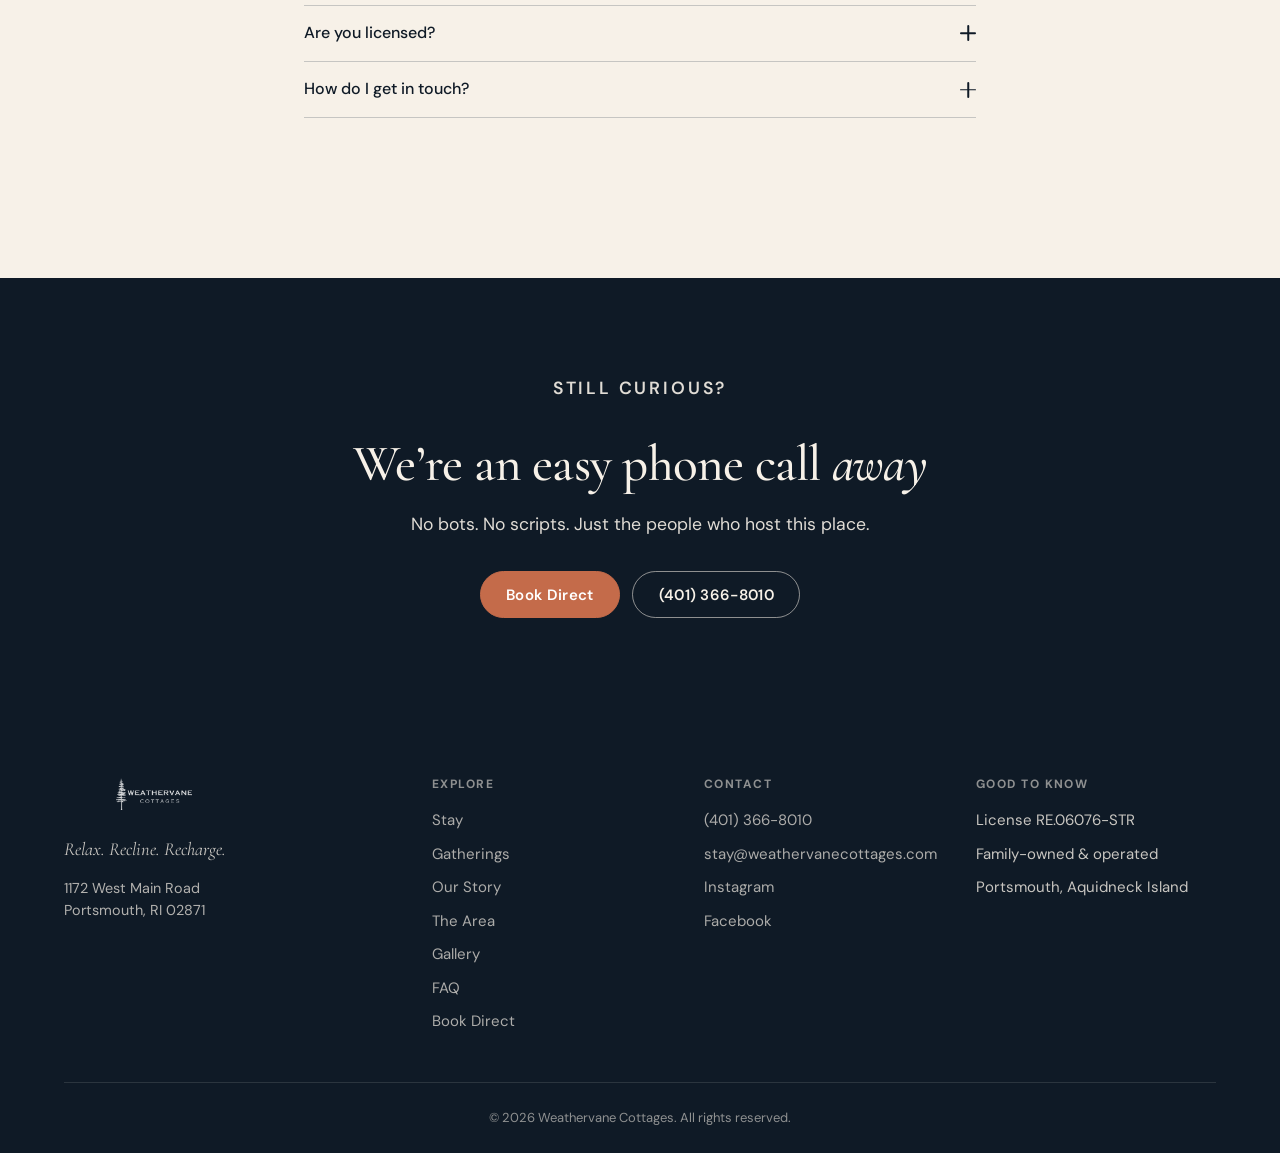
<file: faq.html>
<!DOCTYPE html>
<html lang="en">
<head>
  <meta charset="UTF-8">
  <meta name="viewport" content="width=device-width, initial-scale=1.0">
  <title>FAQ — Good Questions, Honest Answers | Weathervane Cottages</title>
  <meta name="description" content="Frequently asked questions about staying, gathering, and booking at Weathervane Cottages in Portsmouth, Rhode Island.">
  <link rel="canonical" href="https://weathervanecottages.com/faq">
  <link rel="preconnect" href="https://fonts.googleapis.com">
  <link rel="preconnect" href="https://fonts.gstatic.com" crossorigin>
  <link href="https://fonts.googleapis.com/css2?family=Cormorant+Garamond:ital,wght@0,400;0,500;0,600;0,700;1,400;1,500;1,600&family=DM+Sans:ital,opsz,wght@0,9..40,300;0,9..40,400;0,9..40,500;0,9..40,600;0,9..40,700;1,9..40,400&display=swap" rel="stylesheet">
  <link rel="stylesheet" href="css/styles.css">
</head>
<body>
  <a class="skip-link" href="#main">Skip to content</a>

  <header class="site-header" id="site-header">
    <div class="site-header__inner">
      <a class="site-logo" href="index.html" aria-label="Weathervane Cottages home">
        <img src="assets/logo/logo-300x125.png" alt="Weathervane Cottages" width="144" height="60" class="site-logo__mark" decoding="async">
      </a>
      <nav class="site-nav" id="site-nav" aria-label="Primary">
        <ul class="site-nav__list">
          <li><a href="stay.html">Stay</a></li>
          <li><a href="gatherings.html">Gatherings</a></li>
          <li><a href="story.html">Our Story</a></li>
          <li><a href="area.html">The Area</a></li>
          <li><a href="gallery.html">Gallery</a></li>
          <li><a href="faq.html" aria-current="page">FAQ</a></li>
          <li><a class="btn btn--nav" href="book.html">Book Direct</a></li>
        </ul>
      </nav>
      <button class="nav-toggle" id="nav-toggle" aria-expanded="false" aria-controls="site-nav" aria-label="Open menu">
        <span class="nav-toggle__bar"></span>
        <span class="nav-toggle__bar"></span>
        <span class="nav-toggle__bar"></span>
      </button>
    </div>
  </header>

  <main id="main">
    <section class="page-hero" aria-labelledby="page-heading">
      <div class="page-hero__media">
        <img src="assets/property/cottages-tiny-row.jpg" alt="A row of small white Weathervane cottages with green doors — the FAQ backdrop" width="1920" height="900" fetchpriority="high">
        <div class="page-hero__veil" aria-hidden="true"></div>
      </div>
      <div class="page-hero__content container">
        <p class="eyebrow eyebrow--on-dark">FAQ</p>
        <h1 id="page-heading" class="text-on-dark">Good questions.<br><em>Honest</em> answers.</h1>
        <p class="page-hero__lede text-on-dark">Everything we hear most often — and a standing invitation to call if yours isn’t listed.</p>
      </div>
    </section>

    <section class="faq-page section" aria-label="Frequently asked questions">
      <div class="container container--narrow">

        <!-- Booking & Stay -->
        <div class="faq-group reveal">
          <h2 class="faq-group__title">Booking &amp; Stay</h2>
          <div class="accordion" data-accordion>
            <div class="accordion__item">
              <h3>
                <button class="accordion__trigger" aria-expanded="false" id="faq-a1" aria-controls="faq-ap1">
                  How do I book a stay?
                  <span class="accordion__icon" aria-hidden="true"></span>
                </button>
              </h3>
              <div class="accordion__panel" id="faq-ap1" role="region" aria-labelledby="faq-a1" hidden>
                <p>Book direct through our site or reach us at <a href="tel:+14013668010">(401) 366-8010</a> or <a href="mailto:stay@weathervanecottages.com">stay@weathervanecottages.com</a>. Direct booking means personal service and the best sense of which cottage fits your group.</p>
              </div>
            </div>
            <div class="accordion__item">
              <h3>
                <button class="accordion__trigger" aria-expanded="false" id="faq-a2" aria-controls="faq-ap2">
                  What’s included in each cottage?
                  <span class="accordion__icon" aria-hidden="true"></span>
                </button>
              </h3>
              <div class="accordion__panel" id="faq-ap2" role="region" aria-labelledby="faq-a2" hidden>
                <p>Each cottage includes a queen bed, full private bath, mini-fridge, microwave, Keurig, air conditioning, and Wi-Fi. Linens and towels are provided. The gardens, fire pits, and gathering spaces are open for you to enjoy.</p>
              </div>
            </div>
            <div class="accordion__item">
              <h3>
                <button class="accordion__trigger" aria-expanded="false" id="faq-a3" aria-controls="faq-ap3">
                  What are check-in and check-out times?
                  <span class="accordion__icon" aria-hidden="true"></span>
                </button>
              </h3>
              <div class="accordion__panel" id="faq-ap3" role="region" aria-labelledby="faq-a3" hidden>
                <p>We’ll confirm exact times with your reservation. If you need an early arrival or late departure, just ask — we’ll do our best to accommodate when the schedule allows.</p>
              </div>
            </div>
          </div>
        </div>

        <!-- The Property -->
        <div class="faq-group reveal">
          <h2 class="faq-group__title">The Property</h2>
          <div class="accordion" data-accordion>
            <div class="accordion__item">
              <h3>
                <button class="accordion__trigger" aria-expanded="false" id="faq-b1" aria-controls="faq-bp1">
                  How many cottages are there?
                  <span class="accordion__icon" aria-hidden="true"></span>
                </button>
              </h3>
              <div class="accordion__panel" id="faq-bp1" role="region" aria-labelledby="faq-b1" hidden>
                <p>We have eight private cottages, plus a bungalow and glamping options. Together with our gathering spaces, the property can host up to 28 overnight guests.</p>
              </div>
            </div>
            <div class="accordion__item">
              <h3>
                <button class="accordion__trigger" aria-expanded="false" id="faq-b2" aria-controls="faq-bp2">
                  Is there Wi-Fi?
                  <span class="accordion__icon" aria-hidden="true"></span>
                </button>
              </h3>
              <div class="accordion__panel" id="faq-bp2" role="region" aria-labelledby="faq-b2" hidden>
                <p>Yes. Wi-Fi is available so you can stay connected when you need to — and unplug when you don’t. Most guests find the fire pits more compelling than their inboxes.</p>
              </div>
            </div>
            <div class="accordion__item">
              <h3>
                <button class="accordion__trigger" aria-expanded="false" id="faq-b3" aria-controls="faq-bp3">
                  Can I walk to the water?
                  <span class="accordion__icon" aria-hidden="true"></span>
                </button>
              </h3>
              <div class="accordion__panel" id="faq-bp3" role="region" aria-labelledby="faq-b3" hidden>
                <p>We’re on the west side of Aquidneck Island with sunset views toward Narragansett Bay. Ask us for the best nearby spots to put your feet in the water or catch the evening light.</p>
              </div>
            </div>
          </div>
        </div>

        <!-- Events & Groups -->
        <div class="faq-group reveal">
          <h2 class="faq-group__title">Events &amp; Groups</h2>
          <div class="accordion" data-accordion>
            <div class="accordion__item">
              <h3>
                <button class="accordion__trigger" aria-expanded="false" id="faq-c1" aria-controls="faq-cp1">
                  Can we host a private event?
                  <span class="accordion__icon" aria-hidden="true"></span>
                </button>
              </h3>
              <div class="accordion__panel" id="faq-cp1" role="region" aria-labelledby="faq-c1" hidden>
                <p>Yes. We host intimate gatherings for up to 32 guests across four outdoor spaces — Courtyard, Lawn, Woods, and Patio — with overnight capacity for 28. Reach out and we’ll walk you through options.</p>
              </div>
            </div>
            <div class="accordion__item">
              <h3>
                <button class="accordion__trigger" aria-expanded="false" id="faq-c2" aria-controls="faq-cp2">
                  Can we book the whole property?
                  <span class="accordion__icon" aria-hidden="true"></span>
                </button>
              </h3>
              <div class="accordion__panel" id="faq-cp2" role="region" aria-labelledby="faq-c2" hidden>
                <p>Full-property and multi-cottage bookings are some of our favorite weekends. Contact us with your dates and group size and we’ll see what’s possible.</p>
              </div>
            </div>
            <div class="accordion__item">
              <h3>
                <button class="accordion__trigger" aria-expanded="false" id="faq-c3" aria-controls="faq-cp3">
                  Are fire pits available for guests?
                  <span class="accordion__icon" aria-hidden="true"></span>
                </button>
              </h3>
              <div class="accordion__panel" id="faq-cp3" role="region" aria-labelledby="faq-c3" hidden>
                <p>Fire pits are part of the Weathervane magic. We’ll share guidelines when you arrive so every evening feels safe, warm, and memorable.</p>
              </div>
            </div>
          </div>
        </div>

        <!-- About Us -->
        <div class="faq-group reveal">
          <h2 class="faq-group__title">About Us</h2>
          <div class="accordion" data-accordion>
            <div class="accordion__item">
              <h3>
                <button class="accordion__trigger" aria-expanded="false" id="faq-d1" aria-controls="faq-dp1">
                  Who owns Weathervane Cottages?
                  <span class="accordion__icon" aria-hidden="true"></span>
                </button>
              </h3>
              <div class="accordion__panel" id="faq-dp1" role="region" aria-labelledby="faq-d1" hidden>
                <p>We’re two families — Eric &amp; Cris Offenberg and Kevin &amp; Krissy Coristine — lifelong friends since the 1980s, raising six kids in the local community. We bring 30+ years of combined experience in real estate, vacation rentals, and hosting.</p>
              </div>
            </div>
            <div class="accordion__item">
              <h3>
                <button class="accordion__trigger" aria-expanded="false" id="faq-d2" aria-controls="faq-dp2">
                  Are you licensed?
                  <span class="accordion__icon" aria-hidden="true"></span>
                </button>
              </h3>
              <div class="accordion__panel" id="faq-dp2" role="region" aria-labelledby="faq-d2" hidden>
                <p>Yes. Weathervane Cottages operates under License RE.06076-STR.</p>
              </div>
            </div>
            <div class="accordion__item">
              <h3>
                <button class="accordion__trigger" aria-expanded="false" id="faq-d3" aria-controls="faq-dp3">
                  How do I get in touch?
                  <span class="accordion__icon" aria-hidden="true"></span>
                </button>
              </h3>
              <div class="accordion__panel" id="faq-dp3" role="region" aria-labelledby="faq-d3" hidden>
                <p>Call <a href="tel:+14013668010">(401) 366-8010</a>, email <a href="mailto:stay@weathervanecottages.com">stay@weathervanecottages.com</a>, or send a note through our <a href="book.html">booking page</a>. You can also find us on <a href="https://www.instagram.com/weathervanecottages" rel="noopener noreferrer" target="_blank">Instagram</a> and <a href="https://www.facebook.com/61563198885459" rel="noopener noreferrer" target="_blank">Facebook</a>.</p>
              </div>
            </div>
          </div>
        </div>

      </div>
    </section>

    <!-- FINAL CTA -->
    <section class="final-cta section section--navy" aria-labelledby="final-cta-heading">
      <div class="container container--narrow final-cta__inner reveal">
        <p class="eyebrow eyebrow--on-dark">Still Curious?</p>
        <h2 id="final-cta-heading" class="text-on-dark">We’re an easy phone call <em>away</em></h2>
        <p class="text-on-dark">No bots. No scripts. Just the people who host this place.</p>
        <div class="final-cta__actions">
          <a class="btn btn--primary" href="book.html">Book Direct</a>
          <a class="btn btn--ghost-light" href="tel:+14013668010">(401) 366-8010</a>
        </div>
      </div>
    </section>
  </main>

  <footer class="site-footer">
    <div class="container">
      <div class="site-footer__grid">
        <div class="site-footer__brand">
          <a class="site-logo site-logo--footer" href="index.html" aria-label="Weathervane Cottages home">
            <img src="assets/logo/logo-white.png" alt="Weathervane Cottages" width="120" height="50" class="site-logo__mark" decoding="async">
          </a>
          <p class="site-footer__tagline">Relax. Recline. Recharge.</p>
          <p class="site-footer__address">1172 West Main Road<br>Portsmouth, RI 02871</p>
        </div>
        <div class="site-footer__col">
          <h3 class="site-footer__heading">Explore</h3>
          <ul class="site-footer__links">
            <li><a href="stay.html">Stay</a></li>
            <li><a href="gatherings.html">Gatherings</a></li>
            <li><a href="story.html">Our Story</a></li>
            <li><a href="area.html">The Area</a></li>
            <li><a href="gallery.html">Gallery</a></li>
            <li><a href="faq.html">FAQ</a></li>
            <li><a href="book.html">Book Direct</a></li>
          </ul>
        </div>
        <div class="site-footer__col">
          <h3 class="site-footer__heading">Contact</h3>
          <ul class="site-footer__links">
            <li><a href="tel:+14013668010">(401) 366-8010</a></li>
            <li><a href="mailto:stay@weathervanecottages.com">stay@weathervanecottages.com</a></li>
            <li><a href="https://www.instagram.com/weathervanecottages" rel="noopener noreferrer" target="_blank">Instagram</a></li>
            <li><a href="https://www.facebook.com/61563198885459" rel="noopener noreferrer" target="_blank">Facebook</a></li>
          </ul>
        </div>
        <div class="site-footer__col">
          <h3 class="site-footer__heading">Good to Know</h3>
          <ul class="site-footer__links">
            <li>License RE.06076-STR</li>
            <li>Family-owned &amp; operated</li>
            <li>Portsmouth, Aquidneck Island</li>
          </ul>
        </div>
      </div>
      <div class="site-footer__bottom">
        <p>&copy; <span id="year"></span> Weathervane Cottages. All rights reserved.</p>
      </div>
    </div>
  </footer>

  <script src="js/main.js" defer></script>
</body>
</html>
</file>
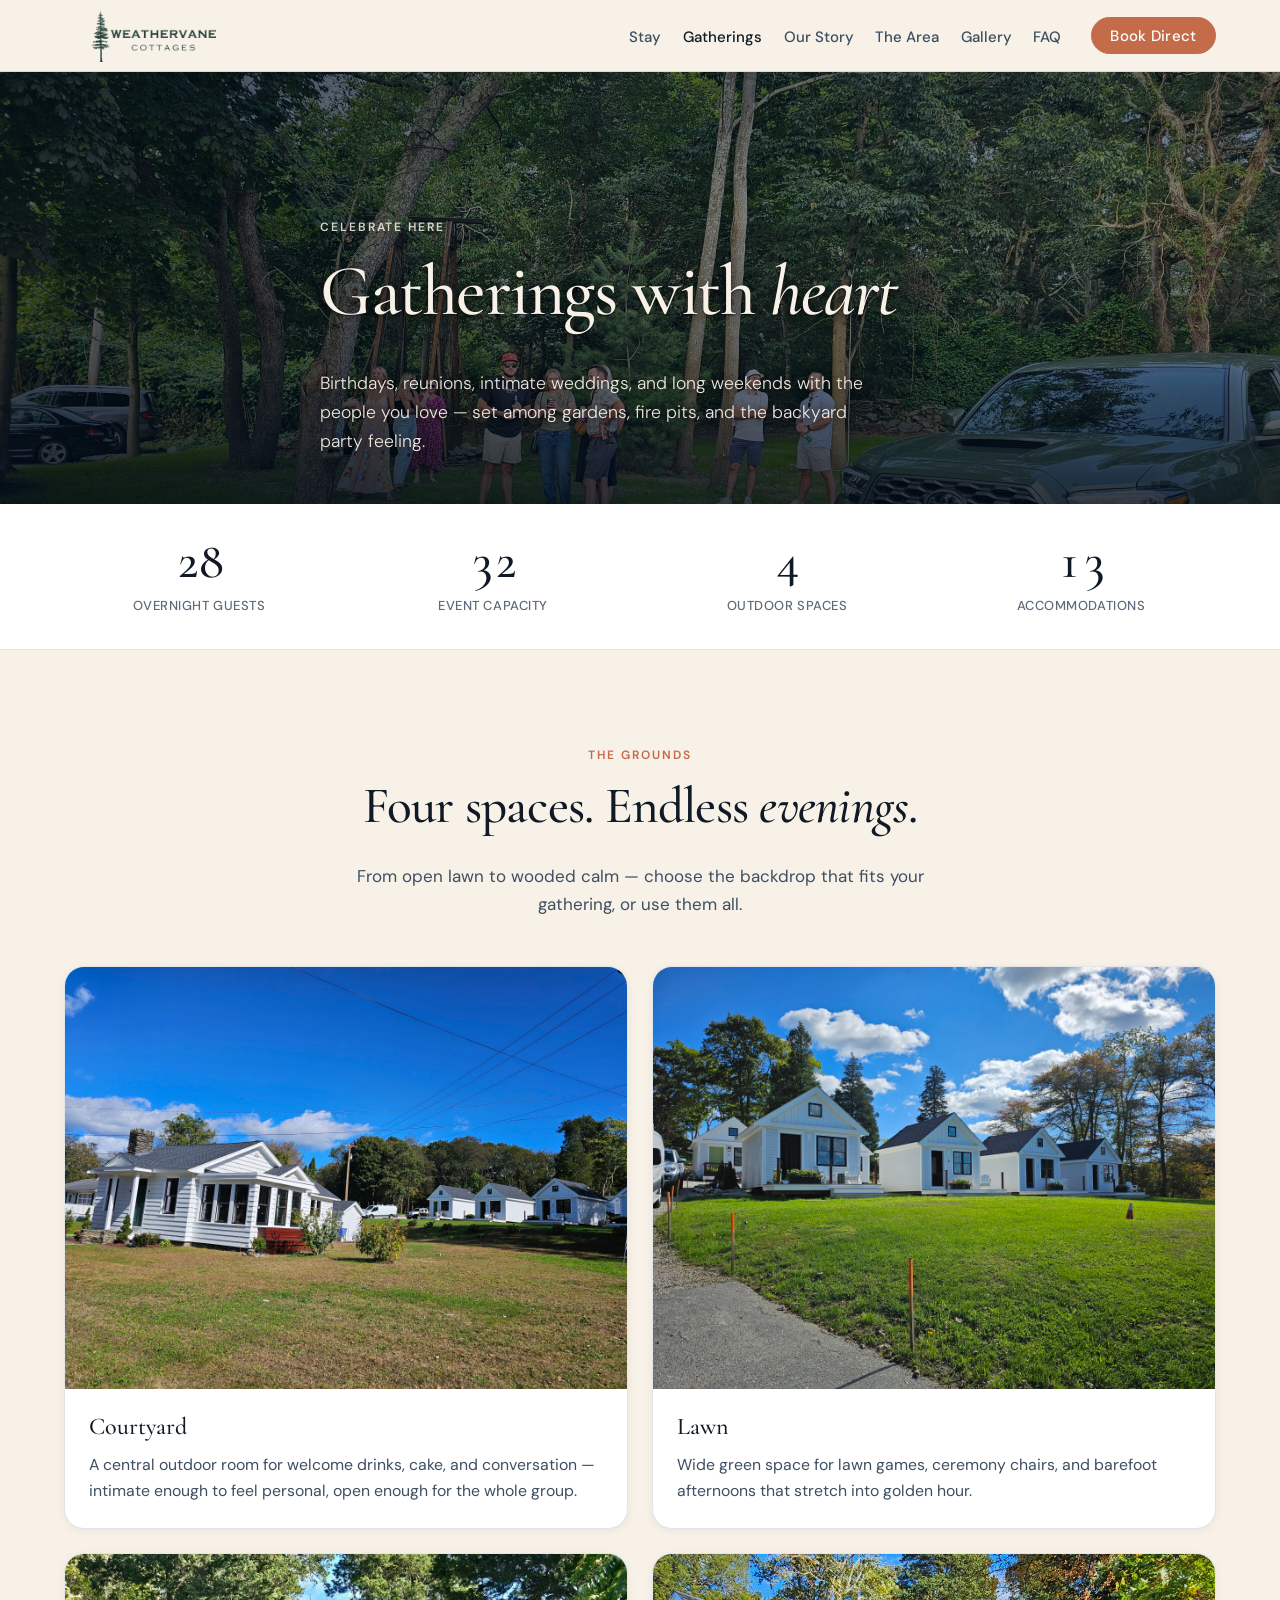
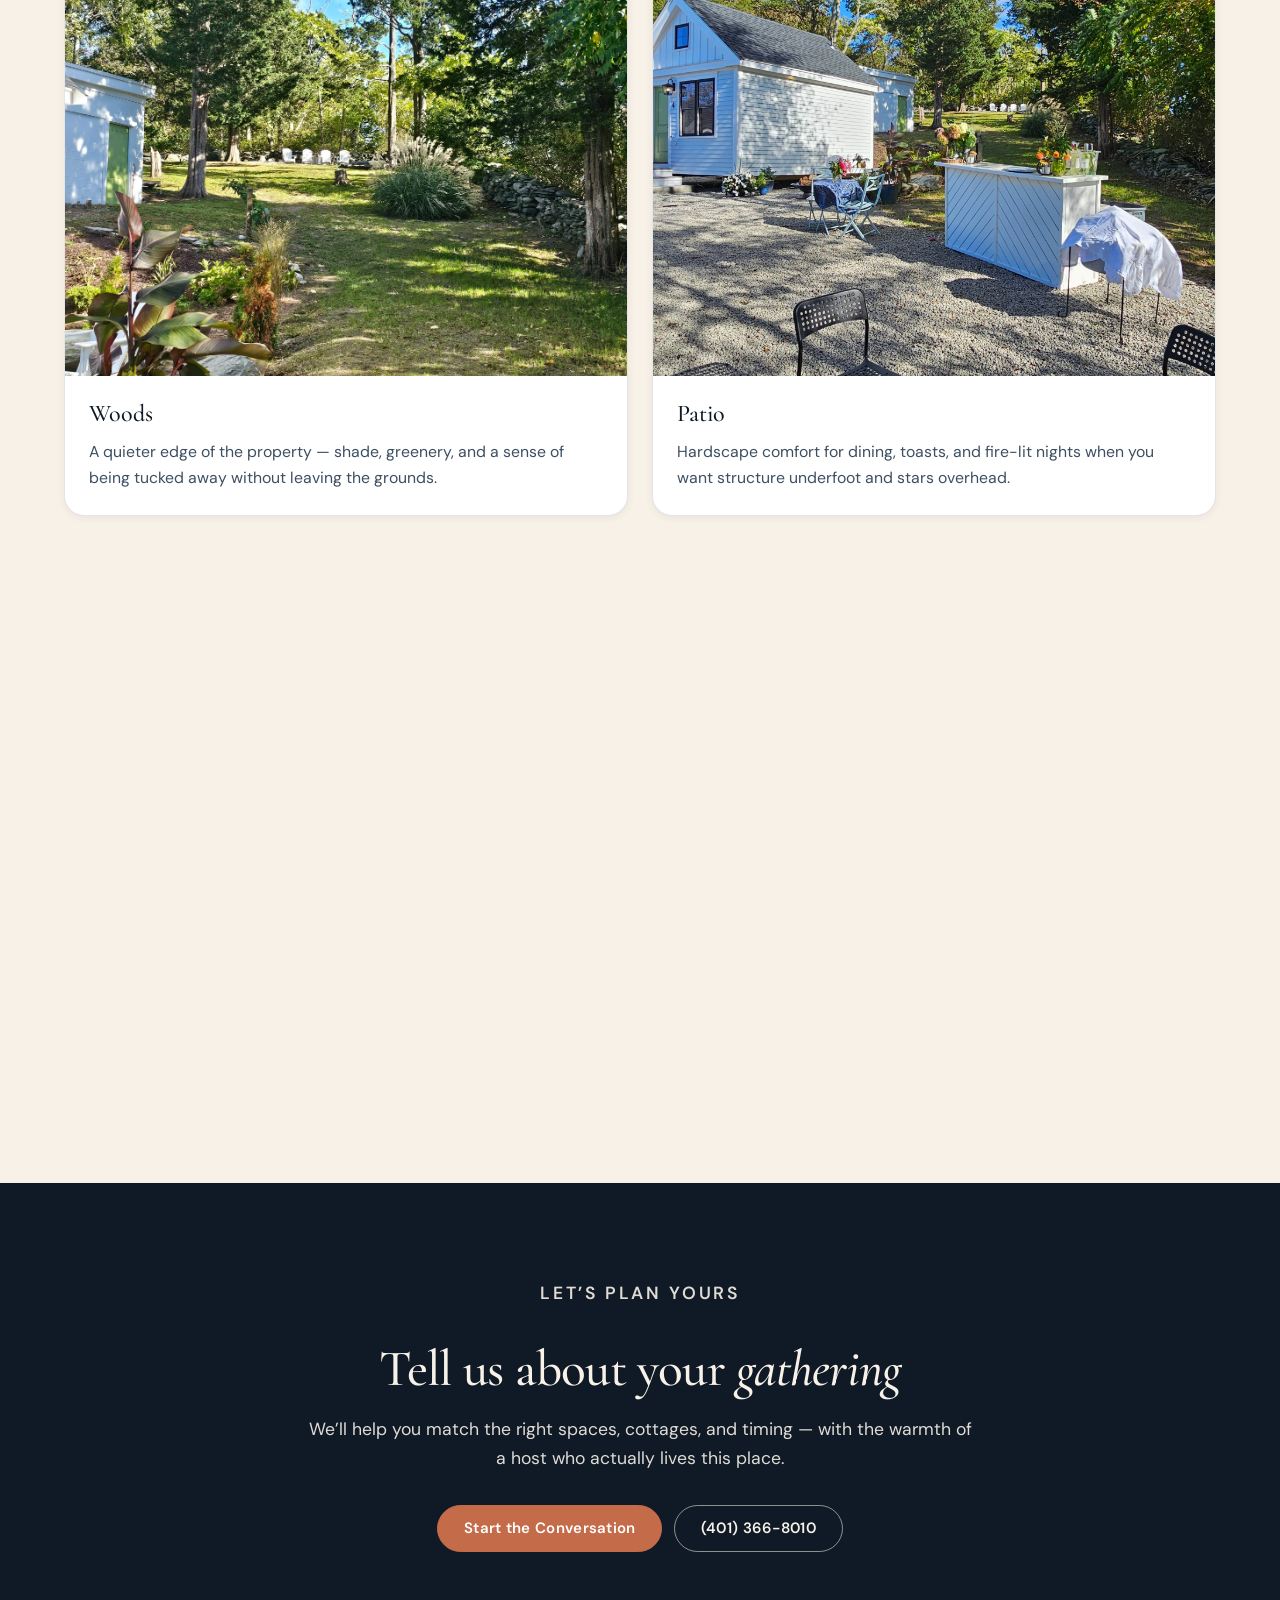
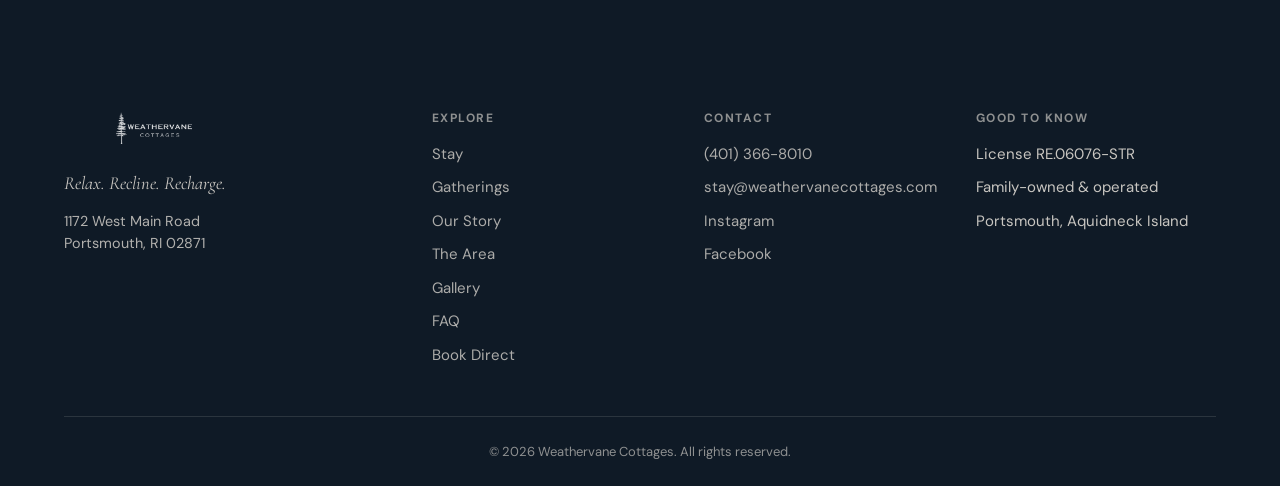
<file: gatherings.html>
<!DOCTYPE html>
<html lang="en">
<head>
  <meta charset="UTF-8">
  <meta name="viewport" content="width=device-width, initial-scale=1.0">
  <title>Gatherings &amp; Events | Weathervane Cottages</title>
  <meta name="description" content="Host intimate gatherings at Weathervane Cottages — Courtyard, Lawn, Woods, and Patio. Up to 32 event guests, overnight stays for 28. Portsmouth, RI.">
  <link rel="canonical" href="https://weathervanecottages.com/gatherings">
  <link rel="preconnect" href="https://fonts.googleapis.com">
  <link rel="preconnect" href="https://fonts.gstatic.com" crossorigin>
  <link href="https://fonts.googleapis.com/css2?family=Cormorant+Garamond:ital,wght@0,400;0,500;0,600;0,700;1,400;1,500;1,600&family=DM+Sans:ital,opsz,wght@0,9..40,300;0,9..40,400;0,9..40,500;0,9..40,600;0,9..40,700;1,9..40,400&display=swap" rel="stylesheet">
  <link rel="stylesheet" href="css/styles.css">
</head>
<body>
  <a class="skip-link" href="#main">Skip to content</a>

  <header class="site-header" id="site-header">
    <div class="site-header__inner">
      <a class="site-logo" href="index.html" aria-label="Weathervane Cottages home">
        <img src="assets/logo/logo-300x125.png" alt="Weathervane Cottages" width="144" height="60" class="site-logo__mark" decoding="async">
      </a>
      <nav class="site-nav" id="site-nav" aria-label="Primary">
        <ul class="site-nav__list">
          <li><a href="stay.html">Stay</a></li>
          <li><a href="gatherings.html" aria-current="page">Gatherings</a></li>
          <li><a href="story.html">Our Story</a></li>
          <li><a href="area.html">The Area</a></li>
          <li><a href="gallery.html">Gallery</a></li>
          <li><a href="faq.html">FAQ</a></li>
          <li><a class="btn btn--nav" href="book.html">Book Direct</a></li>
        </ul>
      </nav>
      <button class="nav-toggle" id="nav-toggle" aria-expanded="false" aria-controls="site-nav" aria-label="Open menu">
        <span class="nav-toggle__bar"></span>
        <span class="nav-toggle__bar"></span>
        <span class="nav-toggle__bar"></span>
      </button>
    </div>
  </header>

  <main id="main">
    <section class="page-hero" aria-labelledby="page-heading">
      <div class="page-hero__media">
        <img src="assets/lifestyle/cottage-daytime-gathering.jpg" alt="Daytime outdoor gathering of guests on the Weathervane Cottages grounds (gatherings hero)" width="1920" height="900" fetchpriority="high">
        <div class="page-hero__veil" aria-hidden="true"></div>
      </div>
      <div class="page-hero__content container">
        <p class="eyebrow eyebrow--on-dark">Celebrate Here</p>
        <h1 id="page-heading" class="text-on-dark">Gatherings with <em>heart</em></h1>
        <p class="page-hero__lede text-on-dark">Birthdays, reunions, intimate weddings, and long weekends with the people you love — set among gardens, fire pits, and the backyard party feeling.</p>
      </div>
    </section>

    <!-- CAPACITY STATS -->
    <section class="trust" aria-label="Gathering capacity">
      <div class="container">
        <ul class="trust__grid">
          <li class="trust__item reveal">
            <span class="trust__num">28</span>
            <span class="trust__label">Overnight Guests</span>
          </li>
          <li class="trust__item reveal">
            <span class="trust__num">32</span>
            <span class="trust__label">Event Capacity</span>
          </li>
          <li class="trust__item reveal">
            <span class="trust__num">4</span>
            <span class="trust__label">Outdoor Spaces</span>
          </li>
          <li class="trust__item reveal">
            <span class="trust__num">13</span>
            <span class="trust__label">Accommodations</span>
          </li>
        </ul>
      </div>
    </section>

    <!-- 4 SPACE CARDS -->
    <section class="spaces section" aria-labelledby="spaces-heading">
      <div class="container">
        <div class="section-header reveal">
          <p class="eyebrow">The Grounds</p>
          <h2 id="spaces-heading">Four spaces. Endless <em>evenings</em>.</h2>
          <p class="section-header__lede">From open lawn to wooded calm — choose the backdrop that fits your gathering, or use them all.</p>
        </div>
        <div class="card-grid card-grid--2">
          <article class="card reveal">
            <div class="card__media">
              <img src="assets/property/numbered-cottages-row.jpg" alt="Courtyard gathering area on the Weathervane property" width="800" height="560" loading="lazy">
            </div>
            <div class="card__body">
              <h3 class="card__title">Courtyard</h3>
              <p>A central outdoor room for welcome drinks, cake, and conversation — intimate enough to feel personal, open enough for the whole group.</p>
            </div>
          </article>
          <article class="card reveal">
            <div class="card__media">
              <img src="assets/property/row-of-cottages.jpg" alt="Open lawn space at Weathervane Cottages" width="800" height="560" loading="lazy">
            </div>
            <div class="card__body">
              <h3 class="card__title">Lawn</h3>
              <p>Wide green space for lawn games, ceremony chairs, and barefoot afternoons that stretch into golden hour.</p>
            </div>
          </article>
          <article class="card reveal">
            <div class="card__media">
              <img src="assets/rooms/wooded-garden-area.jpg" alt="Lush wooded backyard garden with stone wall, seating area, and small outbuilding — the property's quiet Woods edge" width="800" height="560" loading="lazy">
            </div>
            <div class="card__body">
              <h3 class="card__title">Woods</h3>
              <p>A quieter edge of the property — shade, greenery, and a sense of being tucked away without leaving the grounds.</p>
            </div>
          </article>
          <article class="card reveal">
            <div class="card__media">
              <img src="assets/rooms/cottage-bar-patio.jpg" alt="Outdoor gravel patio behind a cottage with outdoor bar, fire pit chairs, and surrounding greenery — the Patio gathering space" width="800" height="560" loading="lazy">
            </div>
            <div class="card__body">
              <h3 class="card__title">Patio</h3>
              <p>Hardscape comfort for dining, toasts, and fire-lit nights when you want structure underfoot and stars overhead.</p>
            </div>
          </article>
        </div>
      </div>
    </section>

    <!-- INCLUDES -->
    <section class="includes section section--cream" aria-labelledby="includes-heading">
      <div class="container container--narrow">
        <div class="section-header reveal">
          <p class="eyebrow">What We Provide</p>
          <h2 id="includes-heading">Included with your <em>gathering</em></h2>
        </div>
        <ul class="includes__grid reveal">
          <li class="includes__item">
            <svg class="icon-people" width="24" height="24" viewBox="0 0 24 24" fill="none" aria-hidden="true"><circle cx="9" cy="8" r="3.2" stroke="currentColor" stroke-width="1.6"/><path d="M3.5 19c.5-3 2.8-5 5.5-5s5 2 5.5 5" stroke="currentColor" stroke-width="1.6" stroke-linecap="round"/><circle cx="17" cy="9" r="2.4" stroke="currentColor" stroke-width="1.6"/><path d="M14.5 19c.3-2 1.6-3.5 3.5-3.5 1.4 0 2.5.8 3 2.2" stroke="currentColor" stroke-width="1.6" stroke-linecap="round"/></svg>
            <span>Event capacity up to 32 guests</span>
          </li>
          <li class="includes__item">
            <svg class="icon-key" width="24" height="24" viewBox="0 0 24 24" fill="none" aria-hidden="true"><circle cx="8" cy="15" r="4" stroke="currentColor" stroke-width="1.6"/><path d="M11.5 12.5 20 4M17 4h3v3" stroke="currentColor" stroke-width="1.6" stroke-linecap="round" stroke-linejoin="round"/></svg>
            <span>Overnight stays for up to 28</span>
          </li>
          <li class="includes__item">
            <svg class="icon-leaf" width="24" height="24" viewBox="0 0 24 24" fill="none" aria-hidden="true"><path d="M5 19c8 0 14-6 14-14-8 0-14 6-14 14z" stroke="currentColor" stroke-width="1.6" stroke-linejoin="round"/><path d="M5 19c2-4 6-8 12-10" stroke="currentColor" stroke-width="1.6" stroke-linecap="round"/></svg>
            <span>Access to four outdoor spaces</span>
          </li>
          <li class="includes__item">
            <svg class="icon-fire-pit" width="24" height="24" viewBox="0 0 24 24" fill="none" aria-hidden="true"><path d="M12 3c2 3 1 5-1 7 3 0 6 2 6 6 0 3.5-2.5 6-6 6s-6-2.5-6-6c0-2 1-4 3-5.5C7.5 8 9 5.5 12 3z" stroke="currentColor" stroke-width="1.6" stroke-linejoin="round"/><path d="M8 21h8" stroke="currentColor" stroke-width="1.6" stroke-linecap="round"/></svg>
            <span>Fire pits for evening gatherings</span>
          </li>
          <li class="includes__item">
            <svg class="icon-wifi" width="24" height="24" viewBox="0 0 24 24" fill="none" aria-hidden="true"><path d="M4 9.5c4.5-4 11.5-4 16 0M7 13c3-2.8 7-2.8 10 0M10 16.5c1.5-1.2 2.5-1.2 4 0" stroke="currentColor" stroke-width="1.6" stroke-linecap="round"/><circle cx="12" cy="19" r="1.2" fill="currentColor"/></svg>
            <span>Property Wi-Fi throughout</span>
          </li>
          <li class="includes__item">
            <svg class="icon-sun" width="24" height="24" viewBox="0 0 24 24" fill="none" aria-hidden="true"><circle cx="12" cy="12" r="3.5" stroke="currentColor" stroke-width="1.6"/><path d="M12 3v2.5M12 18.5V21M3 12h2.5M18.5 12H21M5.6 5.6l1.8 1.8M16.6 16.6l1.8 1.8M18.4 5.6l-1.8 1.8M7.4 16.6l-1.8 1.8" stroke="currentColor" stroke-width="1.6" stroke-linecap="round"/></svg>
            <span>Personal planning support from our family</span>
          </li>
        </ul>
      </div>
    </section>

    <!-- FINAL CTA -->
    <section class="final-cta section section--navy" aria-labelledby="final-cta-heading">
      <div class="container container--narrow final-cta__inner reveal">
        <p class="eyebrow eyebrow--on-dark">Let’s Plan Yours</p>
        <h2 id="final-cta-heading" class="text-on-dark">Tell us about your <em>gathering</em></h2>
        <p class="text-on-dark">We’ll help you match the right spaces, cottages, and timing — with the warmth of a host who actually lives this place.</p>
        <div class="final-cta__actions">
          <a class="btn btn--primary" href="book.html">Start the Conversation</a>
          <a class="btn btn--ghost-light" href="tel:+14013668010">(401) 366-8010</a>
        </div>
      </div>
    </section>
  </main>

  <footer class="site-footer">
    <div class="container">
      <div class="site-footer__grid">
        <div class="site-footer__brand">
          <a class="site-logo site-logo--footer" href="index.html" aria-label="Weathervane Cottages home">
            <img src="assets/logo/logo-white.png" alt="Weathervane Cottages" width="120" height="50" class="site-logo__mark" decoding="async">
          </a>
          <p class="site-footer__tagline">Relax. Recline. Recharge.</p>
          <p class="site-footer__address">1172 West Main Road<br>Portsmouth, RI 02871</p>
        </div>
        <div class="site-footer__col">
          <h3 class="site-footer__heading">Explore</h3>
          <ul class="site-footer__links">
            <li><a href="stay.html">Stay</a></li>
            <li><a href="gatherings.html">Gatherings</a></li>
            <li><a href="story.html">Our Story</a></li>
            <li><a href="area.html">The Area</a></li>
            <li><a href="gallery.html">Gallery</a></li>
            <li><a href="faq.html">FAQ</a></li>
            <li><a href="book.html">Book Direct</a></li>
          </ul>
        </div>
        <div class="site-footer__col">
          <h3 class="site-footer__heading">Contact</h3>
          <ul class="site-footer__links">
            <li><a href="tel:+14013668010">(401) 366-8010</a></li>
            <li><a href="mailto:stay@weathervanecottages.com">stay@weathervanecottages.com</a></li>
            <li><a href="https://www.instagram.com/weathervanecottages" rel="noopener noreferrer" target="_blank">Instagram</a></li>
            <li><a href="https://www.facebook.com/61563198885459" rel="noopener noreferrer" target="_blank">Facebook</a></li>
          </ul>
        </div>
        <div class="site-footer__col">
          <h3 class="site-footer__heading">Good to Know</h3>
          <ul class="site-footer__links">
            <li>License RE.06076-STR</li>
            <li>Family-owned &amp; operated</li>
            <li>Portsmouth, Aquidneck Island</li>
          </ul>
        </div>
      </div>
      <div class="site-footer__bottom">
        <p>&copy; <span id="year"></span> Weathervane Cottages. All rights reserved.</p>
      </div>
    </div>
  </footer>

  <script src="js/main.js" defer></script>
</body>
</html>
</file>
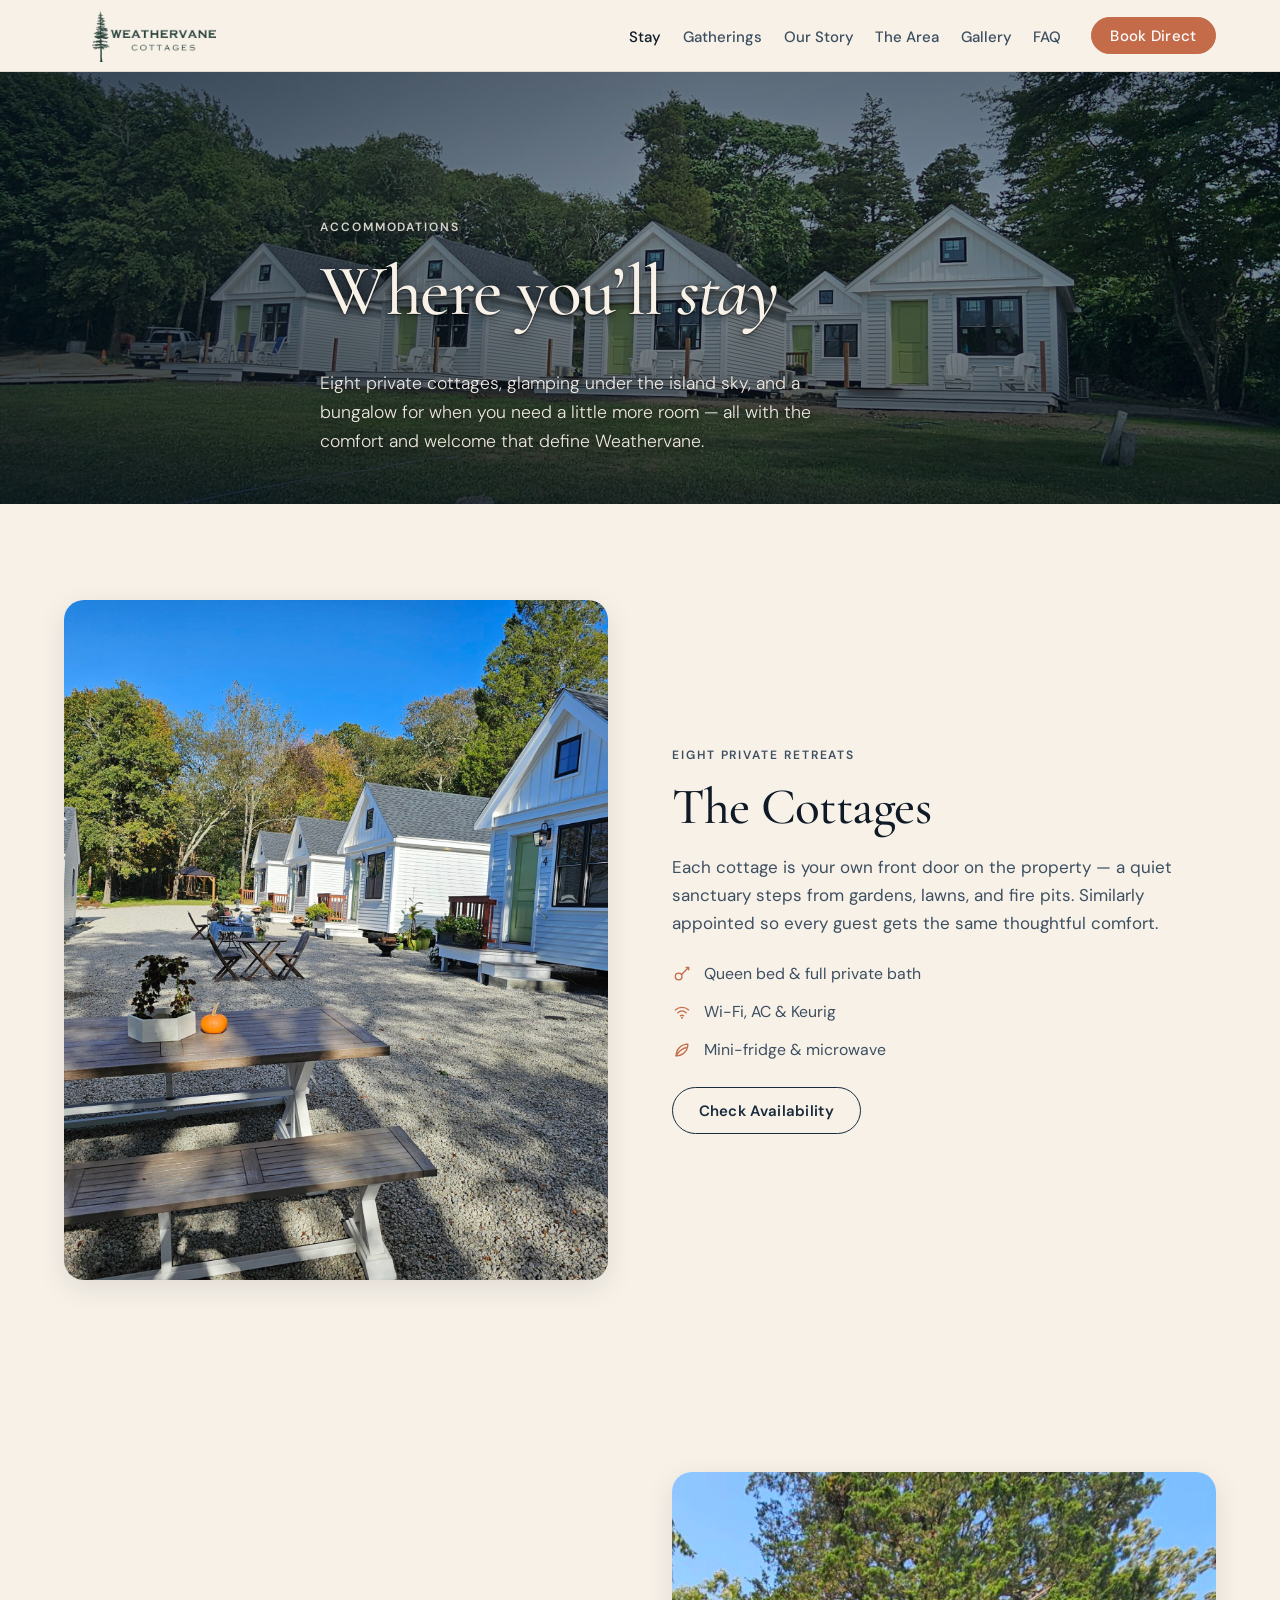
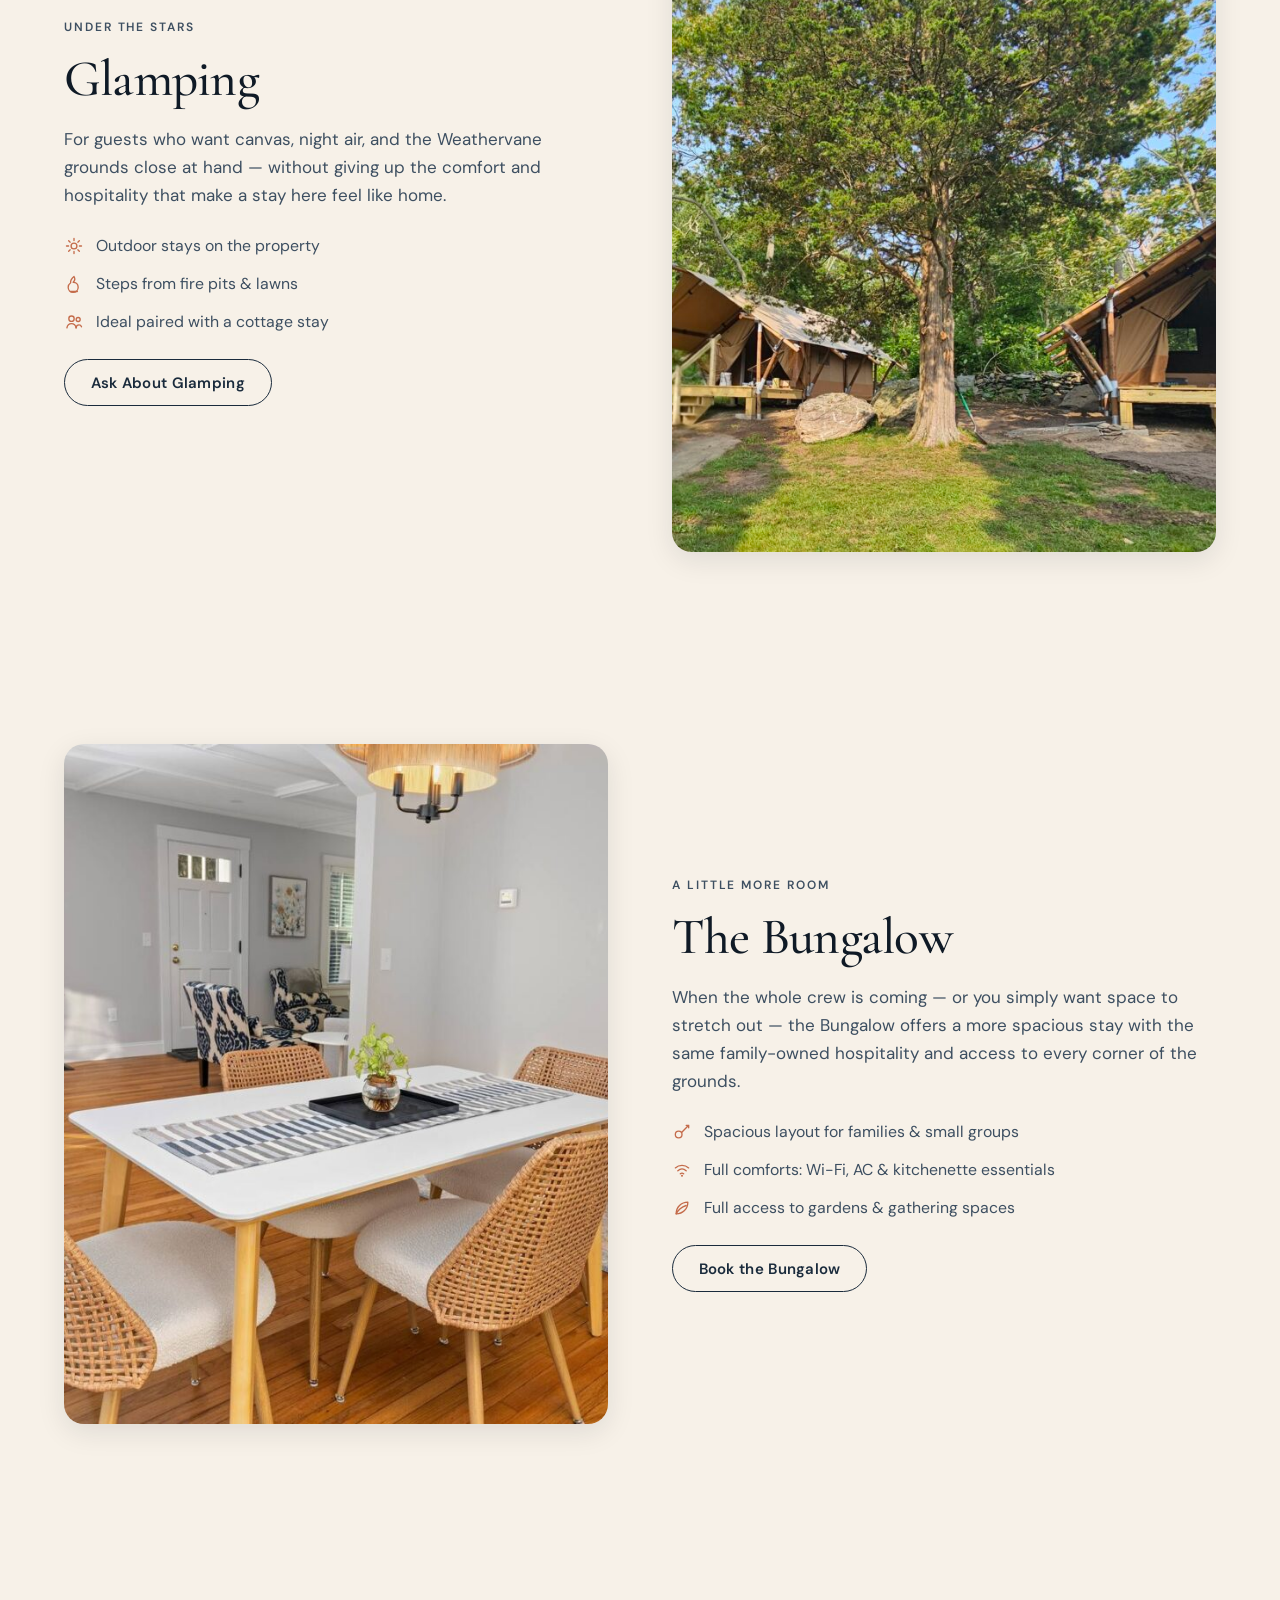
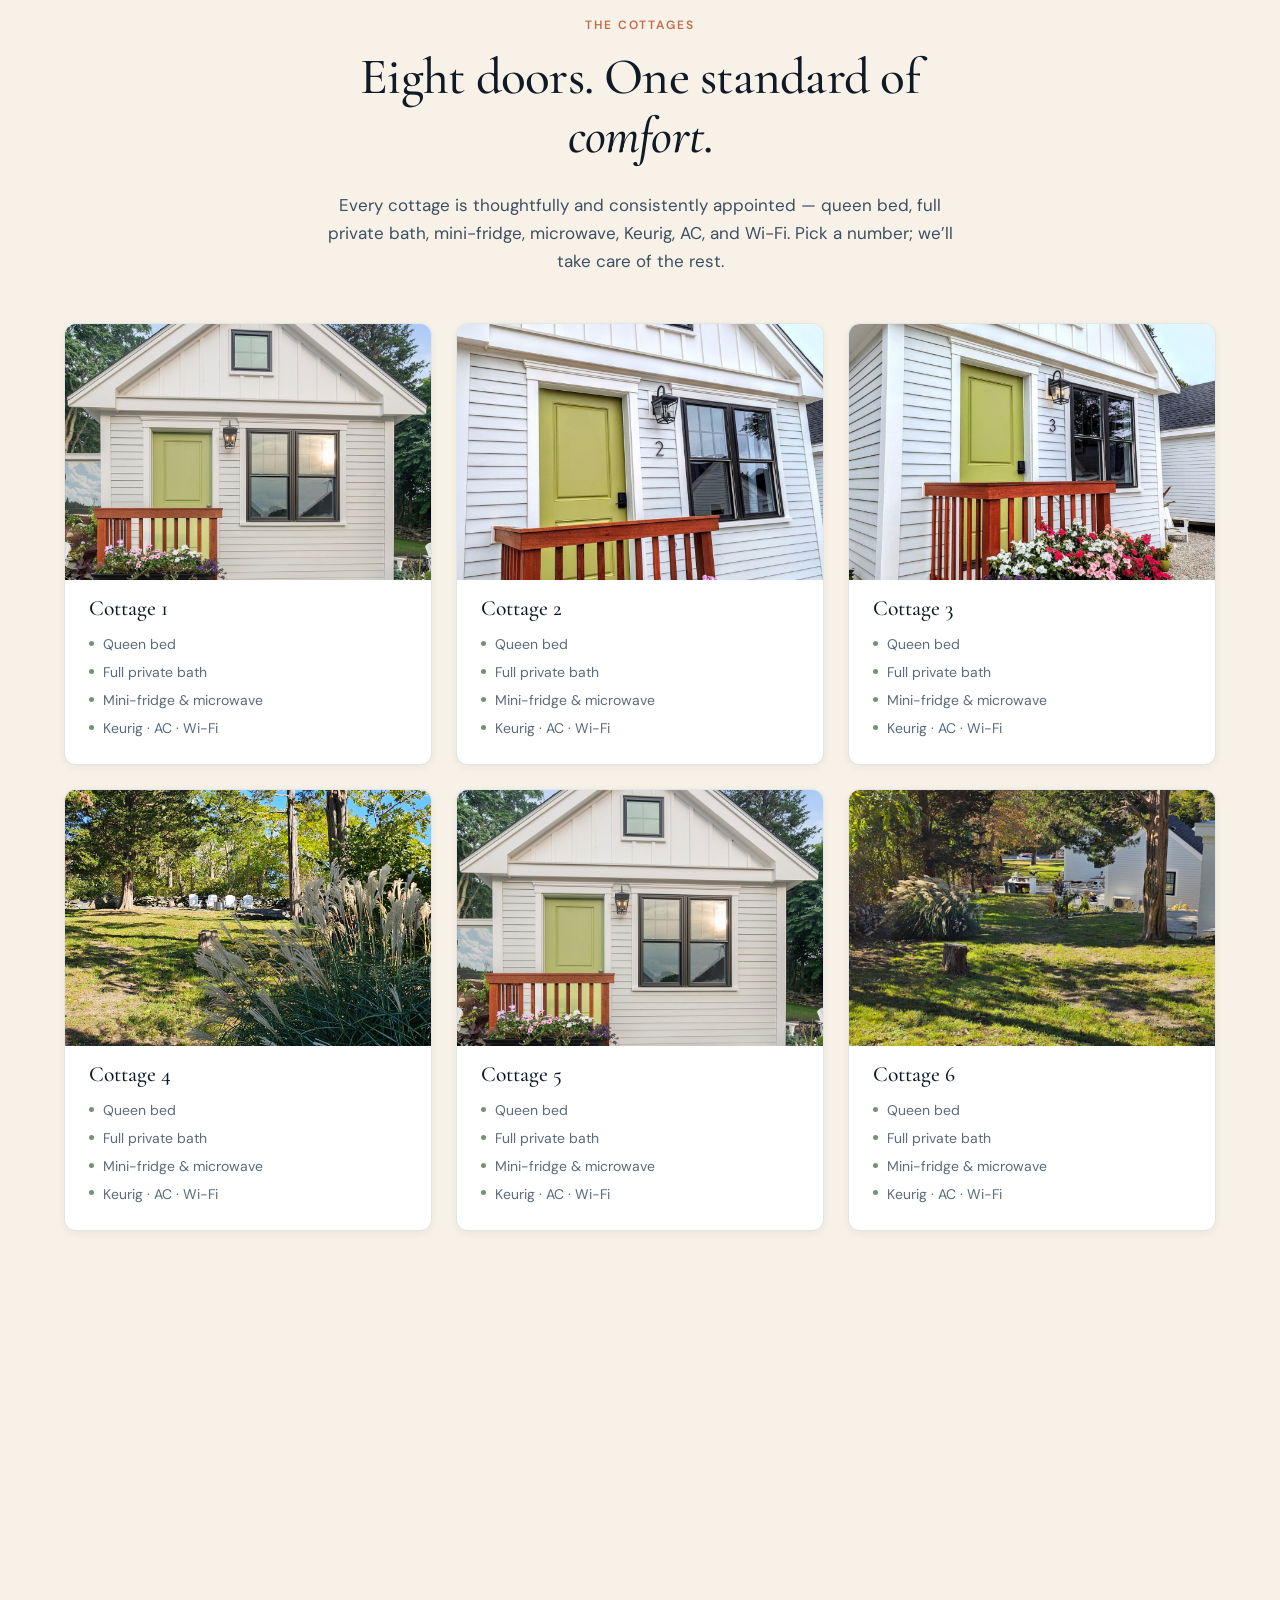
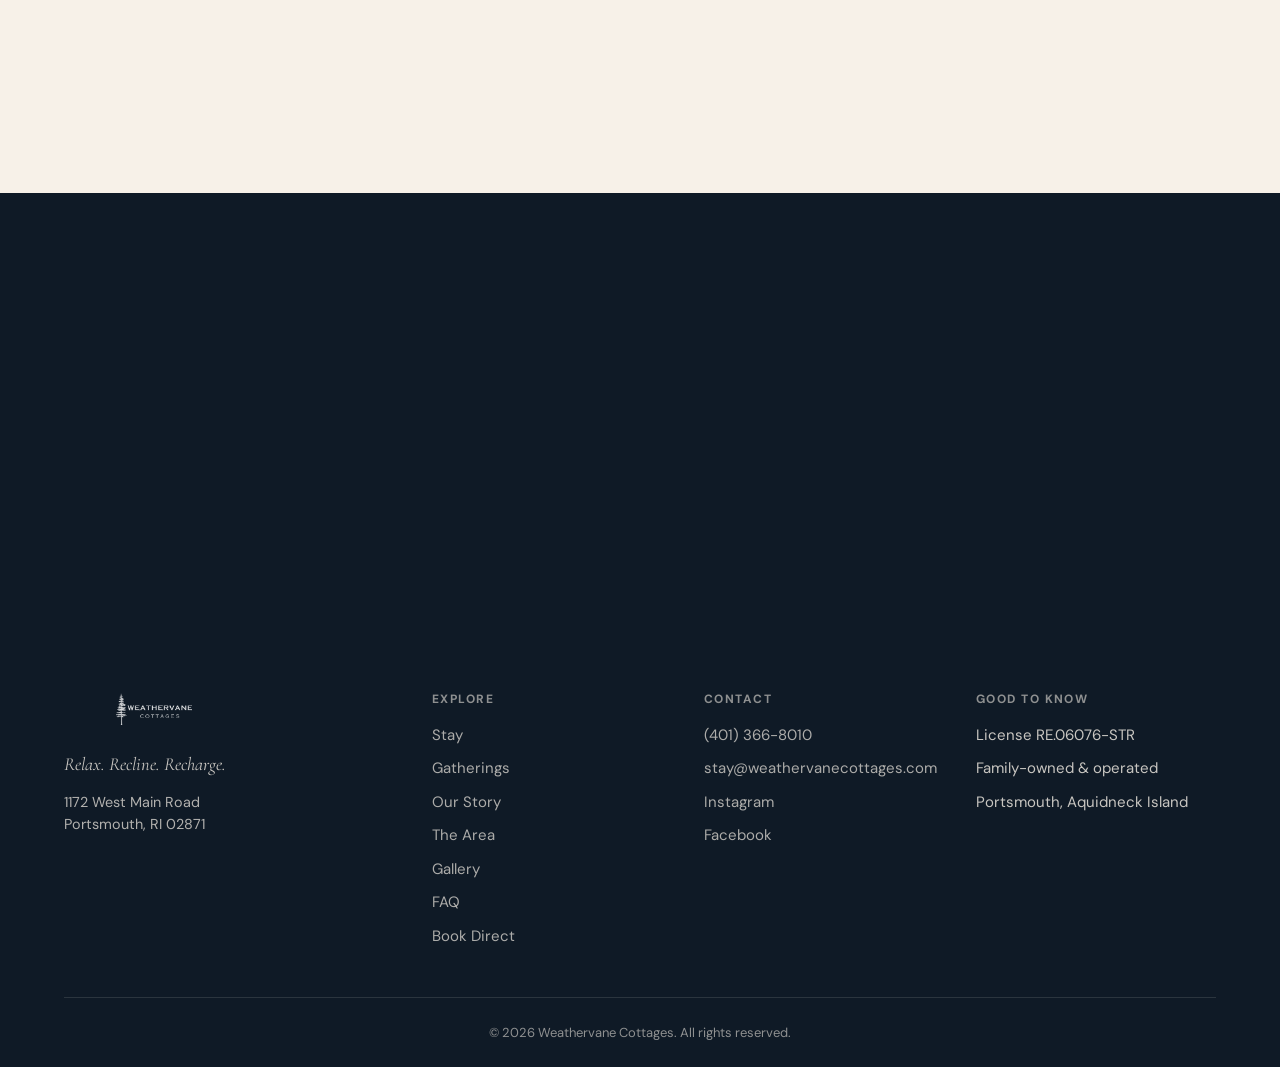
<file: stay.html>
<!DOCTYPE html>
<html lang="en">
<head>
  <meta charset="UTF-8">
  <meta name="viewport" content="width=device-width, initial-scale=1.0">
  <title>Stay — Cottages, Glamping &amp; Bungalow | Weathervane Cottages</title>
  <meta name="description" content="Eight private cottages, glamping, and a bungalow at Weathervane Cottages in Portsmouth, RI. Queen beds, private baths, and island calm — book direct.">
  <link rel="canonical" href="https://weathervanecottages.com/stay">
  <link rel="preconnect" href="https://fonts.googleapis.com">
  <link rel="preconnect" href="https://fonts.gstatic.com" crossorigin>
  <link href="https://fonts.googleapis.com/css2?family=Cormorant+Garamond:ital,wght@0,400;0,500;0,600;0,700;1,400;1,500;1,600&family=DM+Sans:ital,opsz,wght@0,9..40,300;0,9..40,400;0,9..40,500;0,9..40,600;0,9..40,700;1,9..40,400&display=swap" rel="stylesheet">
  <link rel="stylesheet" href="css/styles.css">
</head>
<body>
  <a class="skip-link" href="#main">Skip to content</a>

  <header class="site-header" id="site-header">
    <div class="site-header__inner">
      <a class="site-logo" href="index.html" aria-label="Weathervane Cottages home">
        <img src="assets/logo/logo-300x125.png" alt="Weathervane Cottages" width="144" height="60" class="site-logo__mark" decoding="async">
      </a>
      <nav class="site-nav" id="site-nav" aria-label="Primary">
        <ul class="site-nav__list">
          <li><a href="stay.html" aria-current="page">Stay</a></li>
          <li><a href="gatherings.html">Gatherings</a></li>
          <li><a href="story.html">Our Story</a></li>
          <li><a href="area.html">The Area</a></li>
          <li><a href="gallery.html">Gallery</a></li>
          <li><a href="faq.html">FAQ</a></li>
          <li><a class="btn btn--nav" href="book.html">Book Direct</a></li>
        </ul>
      </nav>
      <button class="nav-toggle" id="nav-toggle" aria-expanded="false" aria-controls="site-nav" aria-label="Open menu">
        <span class="nav-toggle__bar"></span>
        <span class="nav-toggle__bar"></span>
        <span class="nav-toggle__bar"></span>
      </button>
    </div>
  </header>

  <main id="main">
    <section class="page-hero" aria-labelledby="page-heading">
      <div class="page-hero__media">
        <img src="assets/property/cottage-exterior-2.jpg" alt="Cottage exteriors along the greenery at Weathervane" width="1920" height="900" fetchpriority="high">
        <div class="page-hero__veil" aria-hidden="true"></div>
      </div>
      <div class="page-hero__content container">
        <p class="eyebrow eyebrow--on-dark">Accommodations</p>
        <h1 id="page-heading" class="text-on-dark">Where you’ll <em>stay</em></h1>
        <p class="page-hero__lede text-on-dark">Eight private cottages, glamping under the island sky, and a bungalow for when you need a little more room — all with the comfort and welcome that define Weathervane.</p>
      </div>
    </section>

    <!-- COTTAGES -->
    <section class="split accom-split section" id="cottages" aria-labelledby="cottages-heading">
      <div class="container split__grid">
        <div class="split__media reveal">
          <img src="assets/rooms/cottages-exterior-row.jpg" alt="A row of small white Weathervane cottages with green doors — the eight private retreats of the property" width="900" height="1100" loading="lazy">
        </div>
        <div class="split__content reveal">
          <p class="eyebrow">Eight Private Retreats</p>
          <h2 id="cottages-heading">The Cottages</h2>
          <p>Each cottage is your own front door on the property — a quiet sanctuary steps from gardens, lawns, and fire pits. Similarly appointed so every guest gets the same thoughtful comfort.</p>
          <ul class="icon-list">
            <li>
              <svg class="icon-key" width="22" height="22" viewBox="0 0 24 24" fill="none" aria-hidden="true"><circle cx="8" cy="15" r="4" stroke="currentColor" stroke-width="1.6"/><path d="M11.5 12.5 20 4M17 4h3v3" stroke="currentColor" stroke-width="1.6" stroke-linecap="round" stroke-linejoin="round"/></svg>
              Queen bed &amp; full private bath
            </li>
            <li>
              <svg class="icon-wifi" width="22" height="22" viewBox="0 0 24 24" fill="none" aria-hidden="true"><path d="M4 9.5c4.5-4 11.5-4 16 0M7 13c3-2.8 7-2.8 10 0M10 16.5c1.5-1.2 2.5-1.2 4 0" stroke="currentColor" stroke-width="1.6" stroke-linecap="round"/><circle cx="12" cy="19" r="1.2" fill="currentColor"/></svg>
              Wi-Fi, AC &amp; Keurig
            </li>
            <li>
              <svg class="icon-leaf" width="22" height="22" viewBox="0 0 24 24" fill="none" aria-hidden="true"><path d="M5 19c8 0 14-6 14-14-8 0-14 6-14 14z" stroke="currentColor" stroke-width="1.6" stroke-linejoin="round"/><path d="M5 19c2-4 6-8 12-10" stroke="currentColor" stroke-width="1.6" stroke-linecap="round"/></svg>
              Mini-fridge &amp; microwave
            </li>
          </ul>
          <a class="btn btn--secondary" href="book.html">Check Availability</a>
        </div>
      </div>
    </section>

    <!-- GLAMPING -->
    <section class="split accom-split section section--cream" id="glamping" aria-labelledby="glamping-heading">
      <div class="container split__grid split__grid--reverse">
        <div class="split__media reveal">
          <img src="assets/property/tents-1-and-2.jpg" alt="The actual safari tents at Weathervane Cottages, two canvas tents with verandas" width="900" height="1100" loading="lazy">
        </div>
        <div class="split__content reveal">
          <p class="eyebrow">Under the Stars</p>
          <h2 id="glamping-heading">Glamping</h2>
          <p>For guests who want canvas, night air, and the Weathervane grounds close at hand — without giving up the comfort and hospitality that make a stay here feel like home.</p>
          <ul class="icon-list">
            <li>
              <svg class="icon-sun" width="22" height="22" viewBox="0 0 24 24" fill="none" aria-hidden="true"><circle cx="12" cy="12" r="3.5" stroke="currentColor" stroke-width="1.6"/><path d="M12 3v2.5M12 18.5V21M3 12h2.5M18.5 12H21M5.6 5.6l1.8 1.8M16.6 16.6l1.8 1.8M18.4 5.6l-1.8 1.8M7.4 16.6l-1.8 1.8" stroke="currentColor" stroke-width="1.6" stroke-linecap="round"/></svg>
              Outdoor stays on the property
            </li>
            <li>
              <svg class="icon-fire-pit" width="22" height="22" viewBox="0 0 24 24" fill="none" aria-hidden="true"><path d="M12 3c2 3 1 5-1 7 3 0 6 2 6 6 0 3.5-2.5 6-6 6s-6-2.5-6-6c0-2 1-4 3-5.5C7.5 8 9 5.5 12 3z" stroke="currentColor" stroke-width="1.6" stroke-linejoin="round"/><path d="M8 21h8" stroke="currentColor" stroke-width="1.6" stroke-linecap="round"/></svg>
              Steps from fire pits &amp; lawns
            </li>
            <li>
              <svg class="icon-people" width="22" height="22" viewBox="0 0 24 24" fill="none" aria-hidden="true"><circle cx="9" cy="8" r="3.2" stroke="currentColor" stroke-width="1.6"/><path d="M3.5 19c.5-3 2.8-5 5.5-5s5 2 5.5 5" stroke="currentColor" stroke-width="1.6" stroke-linecap="round"/><circle cx="17" cy="9" r="2.4" stroke="currentColor" stroke-width="1.6"/><path d="M14.5 19c.3-2 1.6-3.5 3.5-3.5 1.4 0 2.5.8 3 2.2" stroke="currentColor" stroke-width="1.6" stroke-linecap="round"/></svg>
              Ideal paired with a cottage stay
            </li>
          </ul>
          <a class="btn btn--secondary" href="book.html">Ask About Glamping</a>
        </div>
      </div>
    </section>

    <!-- BUNGALOW -->
    <section class="split accom-split section" id="bungalow" aria-labelledby="bungalow-heading">
      <div class="container split__grid">
        <div class="split__media reveal">
          <img src="assets/rooms/bungalow-dining-area-2.jpg" alt="The Bungalow — open-plan living, dining, and kitchen area with two bedrooms for up to four guests" width="900" height="1100" loading="lazy">
        </div>
        <div class="split__content reveal">
          <p class="eyebrow">A Little More Room</p>
          <h2 id="bungalow-heading">The Bungalow</h2>
          <p>When the whole crew is coming — or you simply want space to stretch out — the Bungalow offers a more spacious stay with the same family-owned hospitality and access to every corner of the grounds.</p>
          <ul class="icon-list">
            <li>
              <svg class="icon-key" width="22" height="22" viewBox="0 0 24 24" fill="none" aria-hidden="true"><circle cx="8" cy="15" r="4" stroke="currentColor" stroke-width="1.6"/><path d="M11.5 12.5 20 4M17 4h3v3" stroke="currentColor" stroke-width="1.6" stroke-linecap="round" stroke-linejoin="round"/></svg>
              Spacious layout for families &amp; small groups
            </li>
            <li>
              <svg class="icon-wifi" width="22" height="22" viewBox="0 0 24 24" fill="none" aria-hidden="true"><path d="M4 9.5c4.5-4 11.5-4 16 0M7 13c3-2.8 7-2.8 10 0M10 16.5c1.5-1.2 2.5-1.2 4 0" stroke="currentColor" stroke-width="1.6" stroke-linecap="round"/><circle cx="12" cy="19" r="1.2" fill="currentColor"/></svg>
              Full comforts: Wi-Fi, AC &amp; kitchenette essentials
            </li>
            <li>
              <svg class="icon-leaf" width="22" height="22" viewBox="0 0 24 24" fill="none" aria-hidden="true"><path d="M5 19c8 0 14-6 14-14-8 0-14 6-14 14z" stroke="currentColor" stroke-width="1.6" stroke-linejoin="round"/><path d="M5 19c2-4 6-8 12-10" stroke="currentColor" stroke-width="1.6" stroke-linecap="round"/></svg>
              Full access to gardens &amp; gathering spaces
            </li>
          </ul>
          <a class="btn btn--secondary" href="book.html">Book the Bungalow</a>
        </div>
      </div>
    </section>

    <!-- PER-COTTAGE CARDS -->
    <section class="cottage-grid-section section section--cream" aria-labelledby="cottage-grid-heading">
      <div class="container">
        <div class="section-header reveal">
          <p class="eyebrow">The Cottages</p>
          <h2 id="cottage-grid-heading">Eight doors. One standard of <em>comfort</em>.</h2>
          <p class="section-header__lede">Every cottage is thoughtfully and consistently appointed — queen bed, full private bath, mini-fridge, microwave, Keurig, AC, and Wi-Fi. Pick a number; we’ll take care of the rest.</p>
        </div>
        <div class="cottage-grid">
          <article class="cottage-card reveal">
            <div class="cottage-card__media">
              <img src="assets/property/cottage-shared-exterior.jpg" alt="Cottage 1 exterior — one of the eight small cottages with shingled roof" width="600" height="420" loading="lazy">
            </div>
            <div class="cottage-card__body">
              <h3 class="cottage-card__title">Cottage 1</h3>
              <ul class="cottage-card__amenities">
                <li>Queen bed</li>
                <li>Full private bath</li>
                <li>Mini-fridge &amp; microwave</li>
                <li>Keurig · AC · Wi-Fi</li>
              </ul>
            </div>
          </article>
          <article class="cottage-card reveal">
            <div class="cottage-card__media">
              <img src="assets/property/cottage-2-exterior.jpeg" alt="Cottage 2 exterior at Weathervane Cottages" width="600" height="420" loading="lazy">
            </div>
            <div class="cottage-card__body">
              <h3 class="cottage-card__title">Cottage 2</h3>
              <ul class="cottage-card__amenities">
                <li>Queen bed</li>
                <li>Full private bath</li>
                <li>Mini-fridge &amp; microwave</li>
                <li>Keurig · AC · Wi-Fi</li>
              </ul>
            </div>
          </article>
          <article class="cottage-card reveal">
            <div class="cottage-card__media">
              <img src="assets/property/cottage-3-exterior.jpeg" alt="Cottage 3 exterior at Weathervane Cottages" width="600" height="420" loading="lazy">
            </div>
            <div class="cottage-card__body">
              <h3 class="cottage-card__title">Cottage 3</h3>
              <ul class="cottage-card__amenities">
                <li>Queen bed</li>
                <li>Full private bath</li>
                <li>Mini-fridge &amp; microwave</li>
                <li>Keurig · AC · Wi-Fi</li>
              </ul>
            </div>
          </article>
          <article class="cottage-card reveal">
            <div class="cottage-card__media">
              <img src="assets/rooms/garden-lawn.jpg" alt="The Weathervane property garden lawn with ornamental grasses and a small white outbuilding (Cottage 4 card)" width="600" height="420" loading="lazy">
            </div>
            <div class="cottage-card__body">
              <h3 class="cottage-card__title">Cottage 4</h3>
              <ul class="cottage-card__amenities">
                <li>Queen bed</li>
                <li>Full private bath</li>
                <li>Mini-fridge &amp; microwave</li>
                <li>Keurig · AC · Wi-Fi</li>
              </ul>
            </div>
          </article>
          <article class="cottage-card reveal">
            <div class="cottage-card__media">
              <img src="assets/property/cottage-shared-exterior.jpg" alt="Cottage 5 exterior — same shingled cottage plan as the other similarly appointed units" width="600" height="420" loading="lazy">
            </div>
            <div class="cottage-card__body">
              <h3 class="cottage-card__title">Cottage 5</h3>
              <ul class="cottage-card__amenities">
                <li>Queen bed</li>
                <li>Full private bath</li>
                <li>Mini-fridge &amp; microwave</li>
                <li>Keurig · AC · Wi-Fi</li>
              </ul>
            </div>
          </article>
          <article class="cottage-card reveal">
            <div class="cottage-card__media">
              <img src="assets/rooms/sunlit-backyard.jpg" alt="Sunlit backyard with grass, ornamental grasses, mature trees, and the cottage behind (Cottage 6 card)" width="600" height="420" loading="lazy">
            </div>
            <div class="cottage-card__body">
              <h3 class="cottage-card__title">Cottage 6</h3>
              <ul class="cottage-card__amenities">
                <li>Queen bed</li>
                <li>Full private bath</li>
                <li>Mini-fridge &amp; microwave</li>
                <li>Keurig · AC · Wi-Fi</li>
              </ul>
            </div>
          </article>
          <article class="cottage-card reveal">
            <div class="cottage-card__media">
              <img src="assets/property/cottage-shared-exterior.jpg" alt="Cottage 7 exterior — same shingled cottage plan as the other similarly appointed units" width="600" height="420" loading="lazy">
            </div>
            <div class="cottage-card__body">
              <h3 class="cottage-card__title">Cottage 7</h3>
              <ul class="cottage-card__amenities">
                <li>Queen bed</li>
                <li>Full private bath</li>
                <li>Mini-fridge &amp; microwave</li>
                <li>Keurig · AC · Wi-Fi</li>
              </ul>
            </div>
          </article>
          <article class="cottage-card reveal">
            <div class="cottage-card__media">
              <img src="assets/property/cottage-shared-exterior.jpg" alt="Cottage 8 exterior — same shingled cottage plan as the other similarly appointed units" width="600" height="420" loading="lazy">
            </div>
            <div class="cottage-card__body">
              <h3 class="cottage-card__title">Cottage 8</h3>
              <ul class="cottage-card__amenities">
                <li>Queen bed</li>
                <li>Full private bath</li>
                <li>Mini-fridge &amp; microwave</li>
                <li>Keurig · AC · Wi-Fi</li>
              </ul>
            </div>
          </article>
          <article class="cottage-card cottage-card--featured reveal">
            <div class="cottage-card__media">
              <img src="assets/rooms/bungalow-large-sofa.jpg" alt="The Weathervane Bungalow sunroom sitting area with sectional sofa (Bungalow featured card)" width="600" height="420" loading="lazy">
            </div>
            <div class="cottage-card__body">
              <h3 class="cottage-card__title">The Bungalow</h3>
              <ul class="cottage-card__amenities">
                <li>Two bedrooms · sleeps up to 4</li>
                <li>Full kitchen, dining &amp; living room</li>
                <li>Full private bath</li>
                <li>Parking for 2 cars · outdoor fire pit</li>
              </ul>
            </div>
          </article>
        </div>
      </div>
    </section>

    <!-- FINAL CTA -->
    <section class="final-cta section section--navy" aria-labelledby="final-cta-heading">
      <div class="container container--narrow final-cta__inner reveal">
        <p class="eyebrow eyebrow--on-dark">Ready When You Are</p>
        <h2 id="final-cta-heading" class="text-on-dark">Find your <em>sanctuary</em></h2>
        <p class="text-on-dark">Book direct for the best rate and a personal welcome from our family to yours.</p>
        <div class="final-cta__actions">
          <a class="btn btn--primary" href="book.html">Book Your Stay</a>
          <a class="btn btn--ghost-light" href="tel:+14013668010">(401) 366-8010</a>
        </div>
      </div>
    </section>
  </main>

  <footer class="site-footer">
    <div class="container">
      <div class="site-footer__grid">
        <div class="site-footer__brand">
          <a class="site-logo site-logo--footer" href="index.html" aria-label="Weathervane Cottages home">
            <img src="assets/logo/logo-white.png" alt="Weathervane Cottages" width="120" height="50" class="site-logo__mark" decoding="async">
          </a>
          <p class="site-footer__tagline">Relax. Recline. Recharge.</p>
          <p class="site-footer__address">1172 West Main Road<br>Portsmouth, RI 02871</p>
        </div>
        <div class="site-footer__col">
          <h3 class="site-footer__heading">Explore</h3>
          <ul class="site-footer__links">
            <li><a href="stay.html">Stay</a></li>
            <li><a href="gatherings.html">Gatherings</a></li>
            <li><a href="story.html">Our Story</a></li>
            <li><a href="area.html">The Area</a></li>
            <li><a href="gallery.html">Gallery</a></li>
            <li><a href="faq.html">FAQ</a></li>
            <li><a href="book.html">Book Direct</a></li>
          </ul>
        </div>
        <div class="site-footer__col">
          <h3 class="site-footer__heading">Contact</h3>
          <ul class="site-footer__links">
            <li><a href="tel:+14013668010">(401) 366-8010</a></li>
            <li><a href="mailto:stay@weathervanecottages.com">stay@weathervanecottages.com</a></li>
            <li><a href="https://www.instagram.com/weathervanecottages" rel="noopener noreferrer" target="_blank">Instagram</a></li>
            <li><a href="https://www.facebook.com/61563198885459" rel="noopener noreferrer" target="_blank">Facebook</a></li>
          </ul>
        </div>
        <div class="site-footer__col">
          <h3 class="site-footer__heading">Good to Know</h3>
          <ul class="site-footer__links">
            <li>License RE.06076-STR</li>
            <li>Family-owned &amp; operated</li>
            <li>Portsmouth, Aquidneck Island</li>
          </ul>
        </div>
      </div>
      <div class="site-footer__bottom">
        <p>&copy; <span id="year"></span> Weathervane Cottages. All rights reserved.</p>
      </div>
    </div>
  </footer>

  <script src="js/main.js" defer></script>
</body>
</html>
</file>
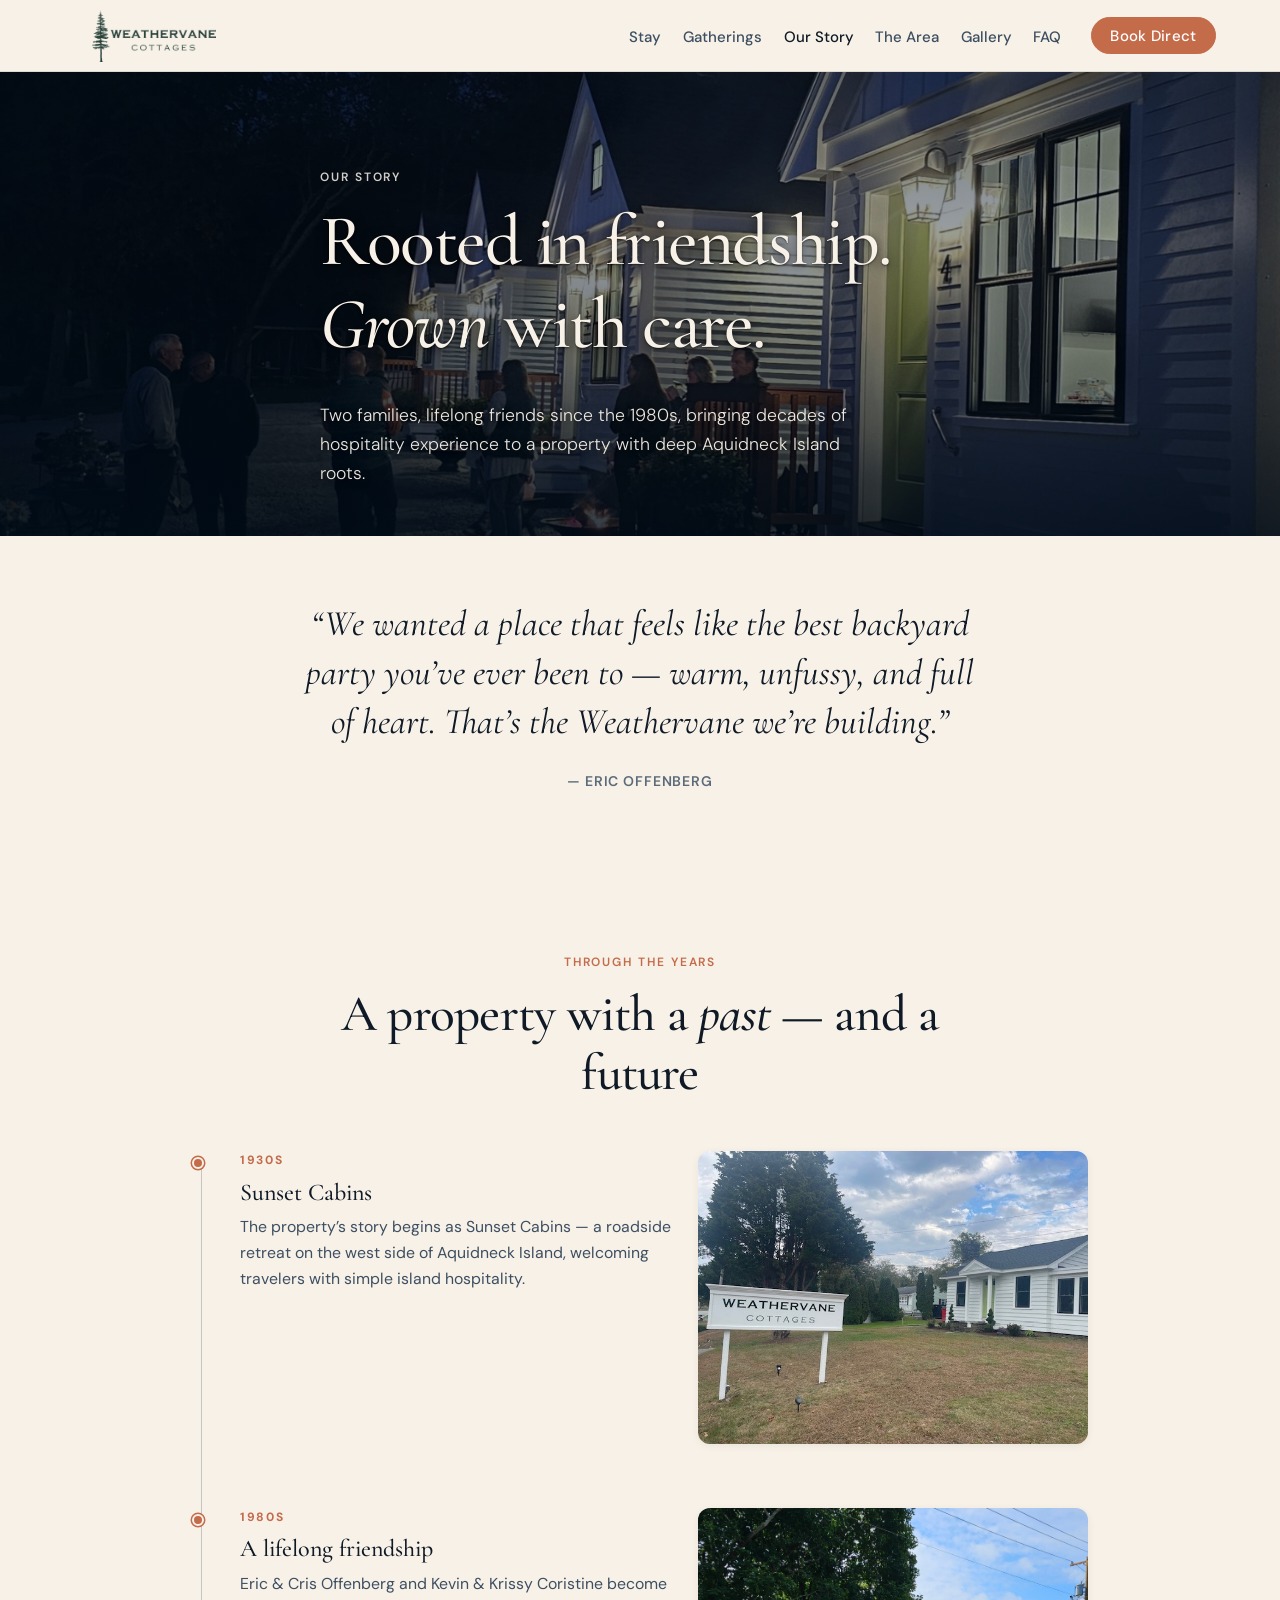
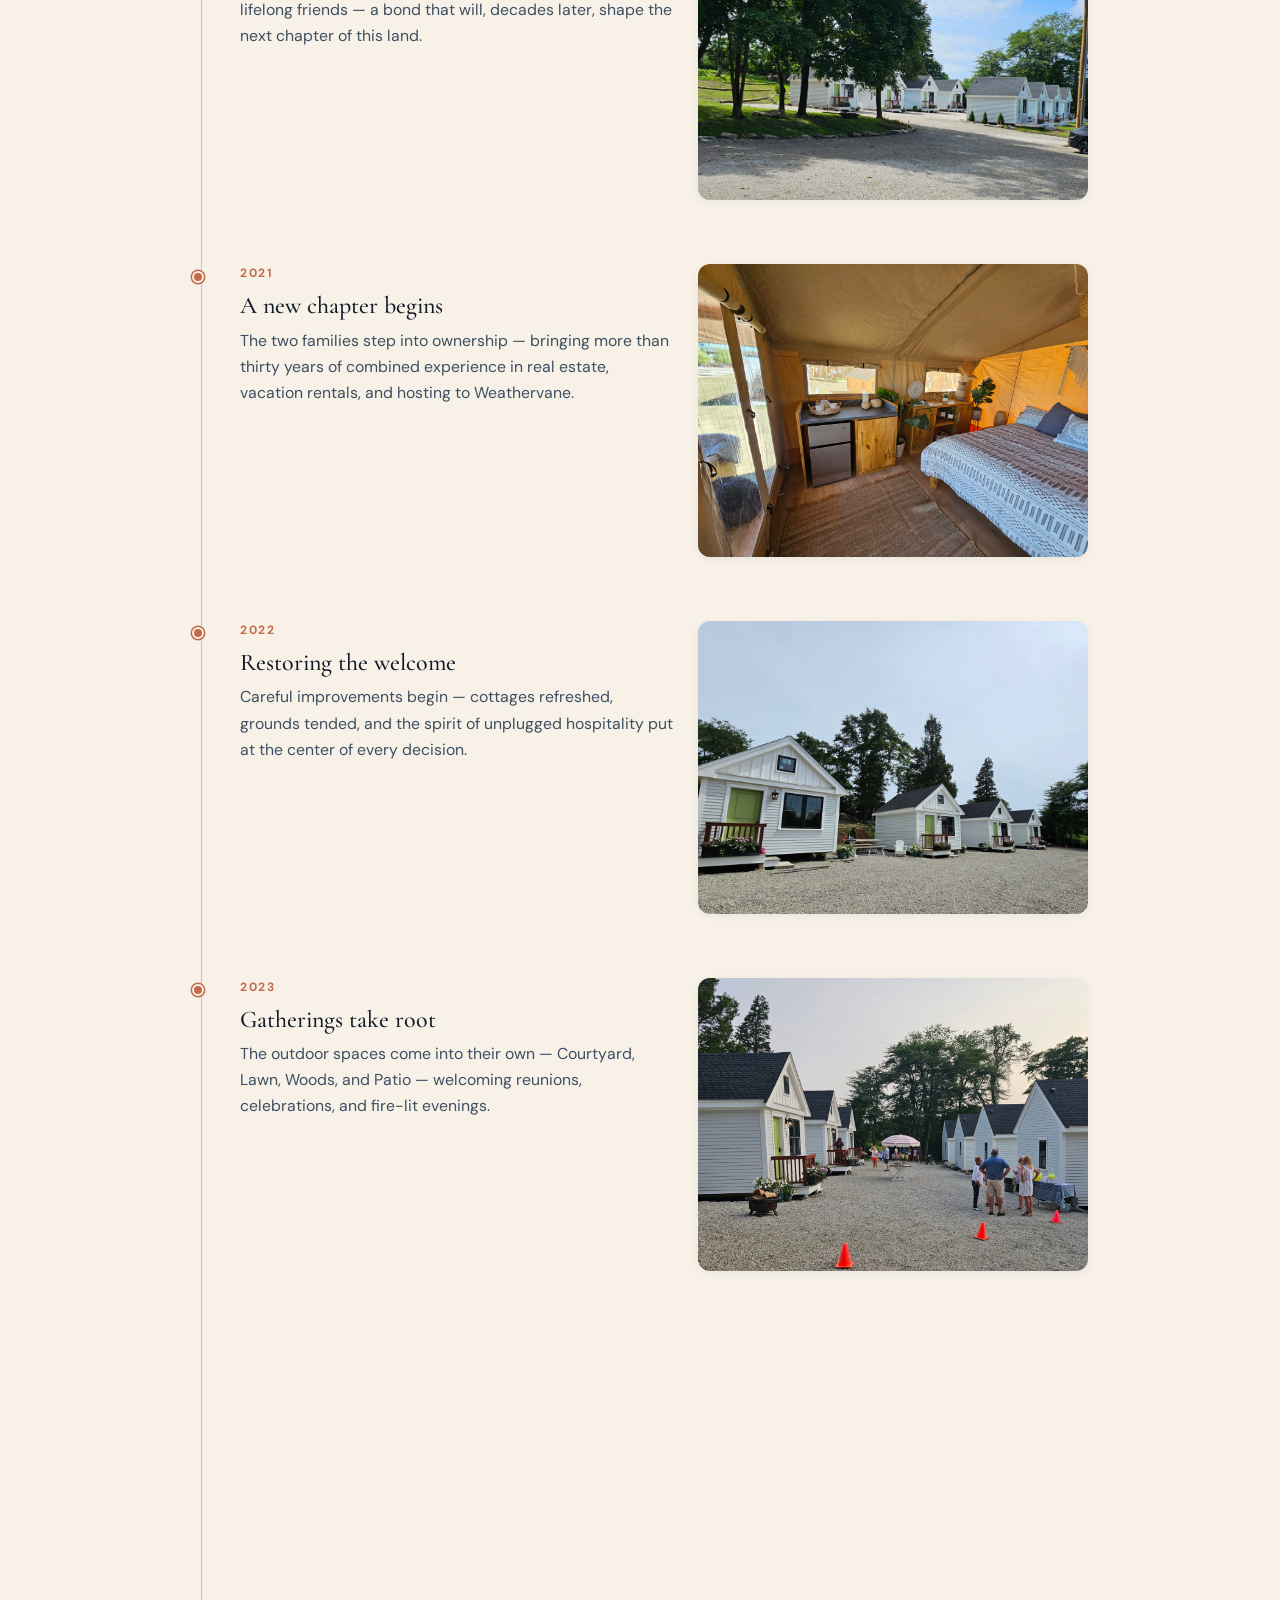
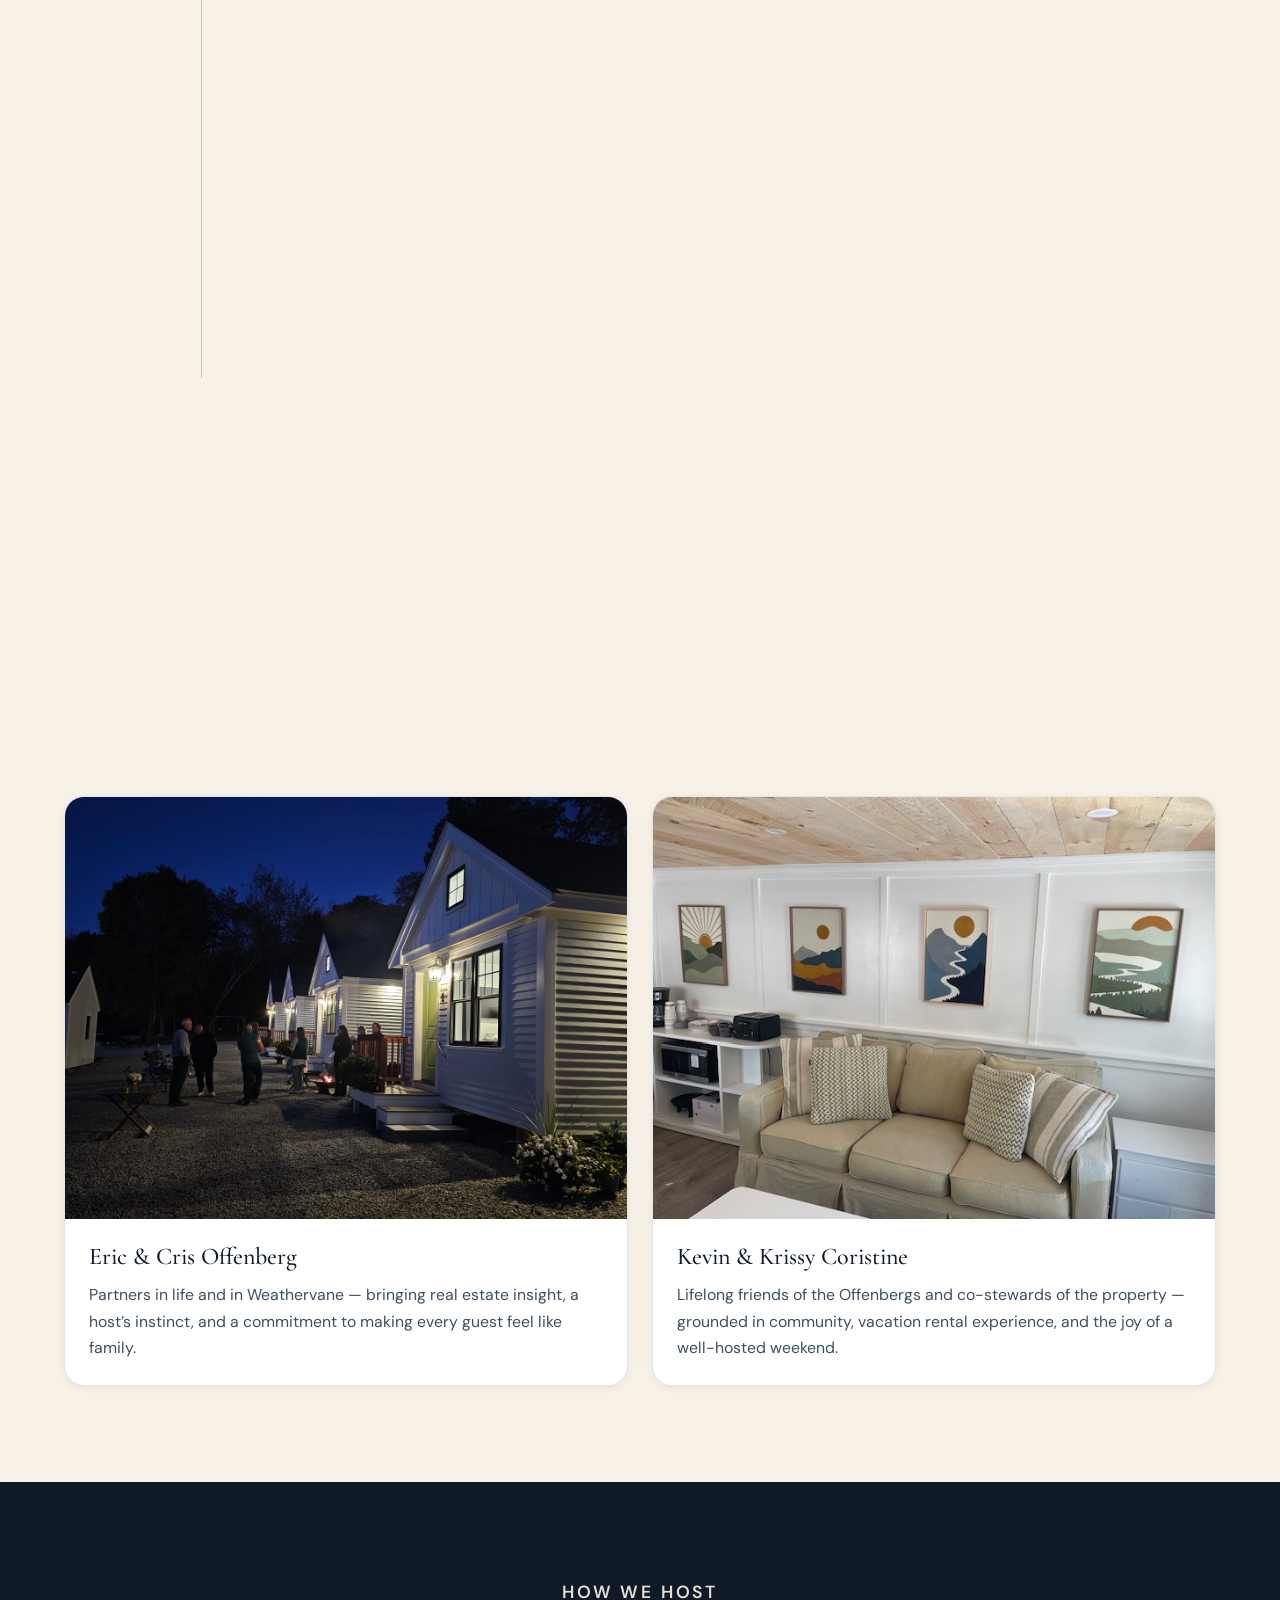
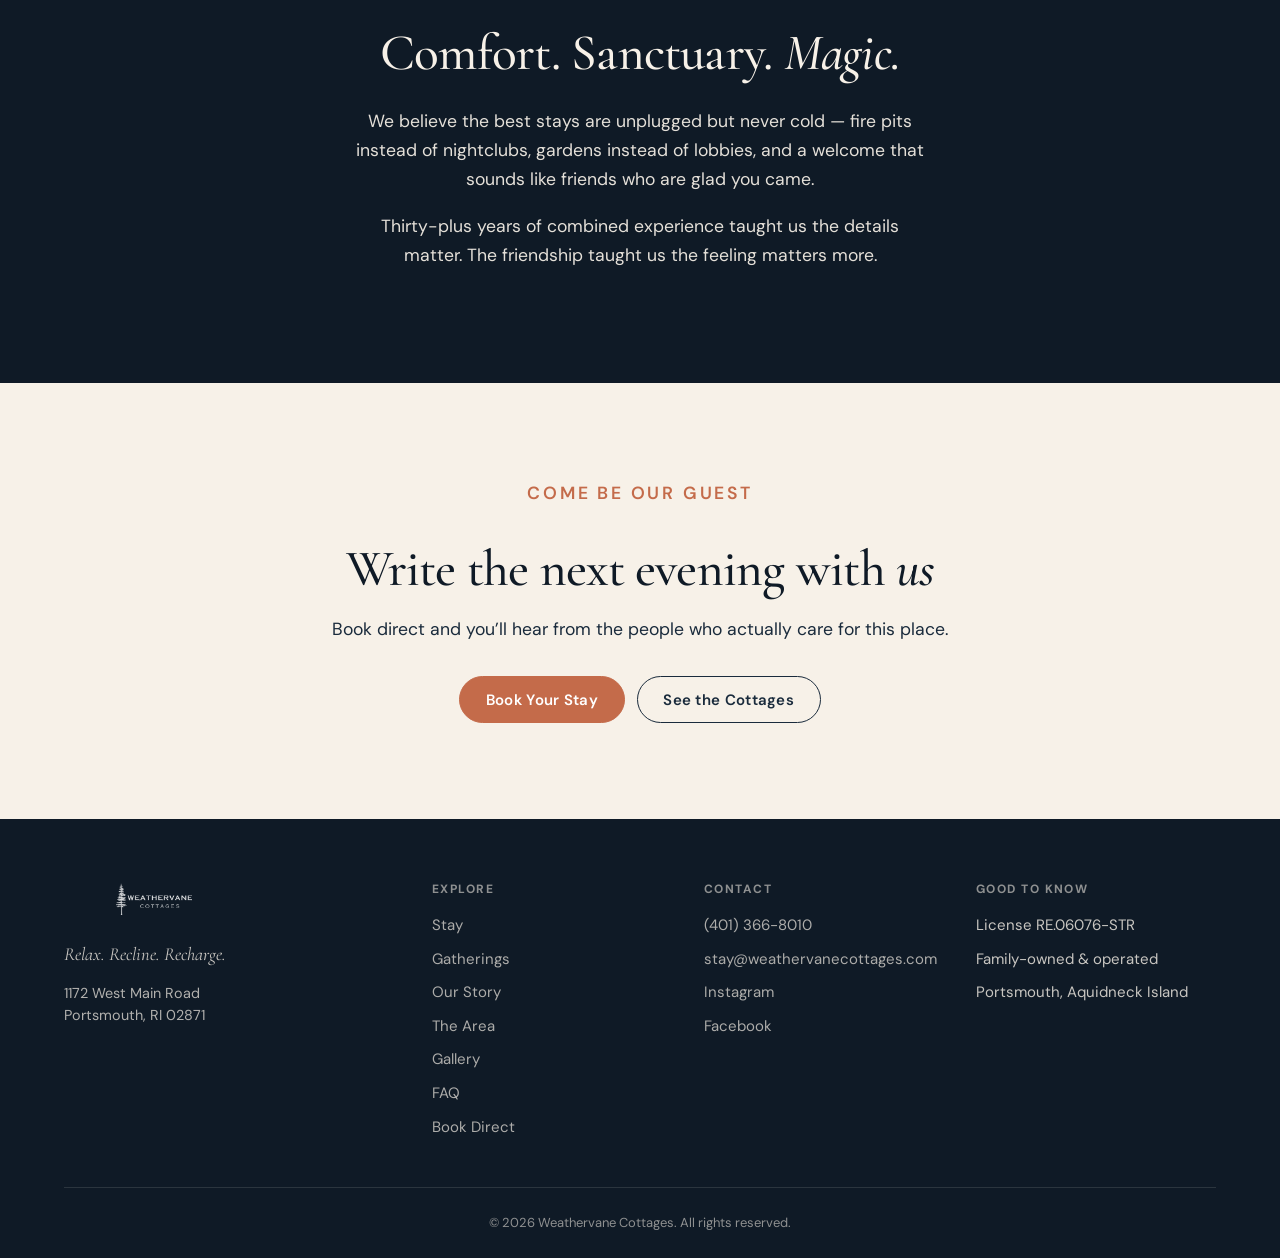
<file: story.html>
<!DOCTYPE html>
<html lang="en">
<head>
  <meta charset="UTF-8">
  <meta name="viewport" content="width=device-width, initial-scale=1.0">
  <title>Our Story — Two Families, One Retreat | Weathervane Cottages</title>
  <meta name="description" content="The story of Weathervane Cottages — from 1930s Sunset Cabins to a family-owned boutique retreat run by the Offenbergs and Coristines in Portsmouth, RI.">
  <link rel="canonical" href="https://weathervanecottages.com/story">
  <link rel="preconnect" href="https://fonts.googleapis.com">
  <link rel="preconnect" href="https://fonts.gstatic.com" crossorigin>
  <link href="https://fonts.googleapis.com/css2?family=Cormorant+Garamond:ital,wght@0,400;0,500;0,600;0,700;1,400;1,500;1,600&family=DM+Sans:ital,opsz,wght@0,9..40,300;0,9..40,400;0,9..40,500;0,9..40,600;0,9..40,700;1,9..40,400&display=swap" rel="stylesheet">
  <link rel="stylesheet" href="css/styles.css">
</head>
<body>
  <a class="skip-link" href="#main">Skip to content</a>

  <header class="site-header" id="site-header">
    <div class="site-header__inner">
      <a class="site-logo" href="index.html" aria-label="Weathervane Cottages home">
        <img src="assets/logo/logo-300x125.png" alt="Weathervane Cottages" width="144" height="60" class="site-logo__mark" decoding="async">
      </a>
      <nav class="site-nav" id="site-nav" aria-label="Primary">
        <ul class="site-nav__list">
          <li><a href="stay.html">Stay</a></li>
          <li><a href="gatherings.html">Gatherings</a></li>
          <li><a href="story.html" aria-current="page">Our Story</a></li>
          <li><a href="area.html">The Area</a></li>
          <li><a href="gallery.html">Gallery</a></li>
          <li><a href="faq.html">FAQ</a></li>
          <li><a class="btn btn--nav" href="book.html">Book Direct</a></li>
        </ul>
      </nav>
      <button class="nav-toggle" id="nav-toggle" aria-expanded="false" aria-controls="site-nav" aria-label="Open menu">
        <span class="nav-toggle__bar"></span>
        <span class="nav-toggle__bar"></span>
        <span class="nav-toggle__bar"></span>
      </button>
    </div>
  </header>

  <main id="main">
    <section class="page-hero" aria-labelledby="page-heading">
      <div class="page-hero__media">
        <img src="assets/property/social-gathering-new-cottages.webp" alt="Evening social gathering on the grounds outside the Weathervane cottages — guests mingling by lit cottages at twilight (Our Story hero)" width="1920" height="900" fetchpriority="high">
        <div class="page-hero__veil" aria-hidden="true"></div>
      </div>
      <div class="page-hero__content container">
        <p class="eyebrow eyebrow--on-dark">Our Story</p>
        <h1 id="page-heading" class="text-on-dark">Rooted in friendship.<br><em>Grown</em> with care.</h1>
        <p class="page-hero__lede text-on-dark">Two families, lifelong friends since the 1980s, bringing decades of hospitality experience to a property with deep Aquidneck Island roots.</p>
      </div>
    </section>

    <!-- PULL QUOTE -->
    <section class="pull-quote section" aria-label="Quote from Eric">
      <div class="container container--narrow reveal">
        <blockquote class="pull-quote__block">
          <p>“We wanted a place that feels like the best backyard party you’ve ever been to — warm, unfussy, and full of heart. That’s the Weathervane we’re building.”</p>
          <footer>— Eric Offenberg</footer>
        </blockquote>
      </div>
    </section>

    <!-- TIMELINE -->
    <section class="timeline-section section section--cream" aria-labelledby="timeline-heading">
      <div class="container">
        <div class="section-header reveal">
          <p class="eyebrow">Through the Years</p>
          <h2 id="timeline-heading">A property with a <em>past</em> — and a future</h2>
        </div>
        <ol class="timeline">
          <li class="timeline__item reveal">
            <div class="timeline__marker" aria-hidden="true"></div>
            <div class="timeline__content">
              <span class="timeline__year">1930s</span>
              <h3 class="timeline__title">Sunset Cabins</h3>
              <p>The property’s story begins as Sunset Cabins — a roadside retreat on the west side of Aquidneck Island, welcoming travelers with simple island hospitality.</p>
            </div>
            <div class="timeline__media">
              <img src="assets/property/sign.jpg" alt="Weathervane Cottages property sign today" width="560" height="400" loading="lazy">
            </div>
          </li>
          <li class="timeline__item reveal">
            <div class="timeline__marker" aria-hidden="true"></div>
            <div class="timeline__content">
              <span class="timeline__year">1980s</span>
              <h3 class="timeline__title">A lifelong friendship</h3>
              <p>Eric &amp; Cris Offenberg and Kevin &amp; Krissy Coristine become lifelong friends — a bond that will, decades later, shape the next chapter of this land.</p>
            </div>
            <div class="timeline__media">
              <img src="assets/property/cottages-gravel-driveway.jpg" alt="Small white Weathervane cottages along a gravel driveway — a property-life moment (1980s friendship era)" width="560" height="400" loading="lazy">
            </div>
          </li>
          <li class="timeline__item reveal">
            <div class="timeline__marker" aria-hidden="true"></div>
            <div class="timeline__content">
              <span class="timeline__year">2021</span>
              <h3 class="timeline__title">A new chapter begins</h3>
              <p>The two families step into ownership — bringing more than thirty years of combined experience in real estate, vacation rentals, and hosting to Weathervane.</p>
            </div>
            <div class="timeline__media">
              <img src="assets/property/safari-tent-interior.jpg" alt="Interior of the Safari Junior glamping tent at Weathervane — the canvas tent for guests under the island sky (2021 new chapter)" width="560" height="400" loading="lazy">
            </div>
          </li>
          <li class="timeline__item reveal">
            <div class="timeline__marker" aria-hidden="true"></div>
            <div class="timeline__content">
              <span class="timeline__year">2022</span>
              <h3 class="timeline__title">Restoring the welcome</h3>
              <p>Careful improvements begin — cottages refreshed, grounds tended, and the spirit of unplugged hospitality put at the center of every decision.</p>
            </div>
            <div class="timeline__media">
              <img src="assets/property/cottage-exterior-1.jpg" alt="Refreshed cottage exterior" width="560" height="400" loading="lazy">
            </div>
          </li>
          <li class="timeline__item reveal">
            <div class="timeline__marker" aria-hidden="true"></div>
            <div class="timeline__content">
              <span class="timeline__year">2023</span>
              <h3 class="timeline__title">Gatherings take root</h3>
              <p>The outdoor spaces come into their own — Courtyard, Lawn, Woods, and Patio — welcoming reunions, celebrations, and fire-lit evenings.</p>
            </div>
            <div class="timeline__media">
              <img src="assets/lifestyle/lemonade-stand-area.jpg" alt="A daytime lemonade and refreshment stand on the Weathervane grounds, with a small fire pit nearby (2023 gatherings era)" width="560" height="400" loading="lazy">
            </div>
          </li>
          <li class="timeline__item reveal">
            <div class="timeline__marker" aria-hidden="true"></div>
            <div class="timeline__content">
              <span class="timeline__year">2024</span>
              <h3 class="timeline__title">Comfort, refined</h3>
              <p>Interiors, amenities, and the guest experience continue to deepen — queen beds, private baths, and the little details that make a stay feel like home.</p>
            </div>
            <div class="timeline__media">
              <img src="assets/rooms/cottage-bar-patio.jpg" alt="An outdoor gravel patio behind a Weathervane cottage, with an outdoor bar and fire-pit chairs (2024 comfort era)" width="560" height="400" loading="lazy">
            </div>
          </li>
          <li class="timeline__item reveal">
            <div class="timeline__marker" aria-hidden="true"></div>
            <div class="timeline__content">
              <span class="timeline__year">2025</span>
              <h3 class="timeline__title">Still the backyard feeling</h3>
              <p>Today the property includes eight cottages, a bungalow, glamping, and four gathering spaces — still family-owned, still rooted in friendship, still inviting you to relax, recline, and recharge.</p>
            </div>
            <div class="timeline__media">
              <img src="assets/property/cottages-adirondacks-dusk.jpg" alt="Two Adirondack chairs between two illuminated small white Weathervane cottages at dusk (2022 hosting era)" width="560" height="400" loading="lazy">
            </div>
          </li>
        </ol>
      </div>
    </section>

    <!-- FOUNDER CARDS -->
    <section class="founders section" aria-labelledby="founders-heading">
      <div class="container">
        <div class="section-header reveal">
          <p class="eyebrow">The Families</p>
          <h2 id="founders-heading">Hosts with deep <em>local</em> roots</h2>
          <p class="section-header__lede">Six kids between them, a friendship since the eighties, and a shared belief that hospitality should never feel corporate.</p>
        </div>
        <div class="card-grid card-grid--2">
          <article class="card founder-card reveal">
            <div class="card__media">
              <img src="assets/property/firepit-evening-cottage-4.jpg" alt="An evening fire pit gathering outside the illuminated Weathervane cottage #4 — Coristine founder card" width="800" height="520" loading="lazy">
            </div>
            <div class="card__body">
              <h3 class="card__title">Eric &amp; Cris Offenberg</h3>
              <p>Partners in life and in Weathervane — bringing real estate insight, a host’s instinct, and a commitment to making every guest feel like family.</p>
            </div>
          </article>
          <article class="card founder-card reveal">
            <div class="card__media">
              <img src="assets/lifestyle/lounge-1.jpg" alt="Cottage interior lounge seating at Weathervane" width="800" height="520" loading="lazy">
            </div>
            <div class="card__body">
              <h3 class="card__title">Kevin &amp; Krissy Coristine</h3>
              <p>Lifelong friends of the Offenbergs and co-stewards of the property — grounded in community, vacation rental experience, and the joy of a well-hosted weekend.</p>
            </div>
          </article>
        </div>
      </div>
    </section>

    <!-- PHILOSOPHY -->
    <section class="philosophy section section--navy" aria-labelledby="philosophy-heading">
      <div class="container container--narrow reveal">
        <p class="eyebrow eyebrow--on-dark">How We Host</p>
        <h2 id="philosophy-heading" class="text-on-dark">Comfort. Sanctuary. <em>Magic.</em></h2>
        <p class="text-on-dark">We believe the best stays are unplugged but never cold — fire pits instead of nightclubs, gardens instead of lobbies, and a welcome that sounds like friends who are glad you came.</p>
        <p class="text-on-dark">Thirty-plus years of combined experience taught us the details matter. The friendship taught us the feeling matters more.</p>
      </div>
    </section>

    <!-- FINAL CTA -->
    <section class="final-cta section" aria-labelledby="final-cta-heading">
      <div class="container container--narrow final-cta__inner reveal">
        <p class="eyebrow">Come Be Our Guest</p>
        <h2 id="final-cta-heading">Write the next evening with <em>us</em></h2>
        <p>Book direct and you’ll hear from the people who actually care for this place.</p>
        <div class="final-cta__actions">
          <a class="btn btn--primary" href="book.html">Book Your Stay</a>
          <a class="btn btn--secondary" href="stay.html">See the Cottages</a>
        </div>
      </div>
    </section>
  </main>

  <footer class="site-footer">
    <div class="container">
      <div class="site-footer__grid">
        <div class="site-footer__brand">
          <a class="site-logo site-logo--footer" href="index.html" aria-label="Weathervane Cottages home">
            <img src="assets/logo/logo-white.png" alt="Weathervane Cottages" width="120" height="50" class="site-logo__mark" decoding="async">
          </a>
          <p class="site-footer__tagline">Relax. Recline. Recharge.</p>
          <p class="site-footer__address">1172 West Main Road<br>Portsmouth, RI 02871</p>
        </div>
        <div class="site-footer__col">
          <h3 class="site-footer__heading">Explore</h3>
          <ul class="site-footer__links">
            <li><a href="stay.html">Stay</a></li>
            <li><a href="gatherings.html">Gatherings</a></li>
            <li><a href="story.html">Our Story</a></li>
            <li><a href="area.html">The Area</a></li>
            <li><a href="gallery.html">Gallery</a></li>
            <li><a href="faq.html">FAQ</a></li>
            <li><a href="book.html">Book Direct</a></li>
          </ul>
        </div>
        <div class="site-footer__col">
          <h3 class="site-footer__heading">Contact</h3>
          <ul class="site-footer__links">
            <li><a href="tel:+14013668010">(401) 366-8010</a></li>
            <li><a href="mailto:stay@weathervanecottages.com">stay@weathervanecottages.com</a></li>
            <li><a href="https://www.instagram.com/weathervanecottages" rel="noopener noreferrer" target="_blank">Instagram</a></li>
            <li><a href="https://www.facebook.com/61563198885459" rel="noopener noreferrer" target="_blank">Facebook</a></li>
          </ul>
        </div>
        <div class="site-footer__col">
          <h3 class="site-footer__heading">Good to Know</h3>
          <ul class="site-footer__links">
            <li>License RE.06076-STR</li>
            <li>Family-owned &amp; operated</li>
            <li>Portsmouth, Aquidneck Island</li>
          </ul>
        </div>
      </div>
      <div class="site-footer__bottom">
        <p>&copy; <span id="year"></span> Weathervane Cottages. All rights reserved.</p>
      </div>
    </div>
  </footer>

  <script src="js/main.js" defer></script>
</body>
</html>
</file>
<file: css/styles.css>
/* ==========================================================================
   Weathervane Cottages — Design System V2
   Cormorant Garamond + DM Sans · Navy / Cream / Terracotta / Sage
   ========================================================================== */

/* --------------------------------------------------------------------------
   Tokens
   -------------------------------------------------------------------------- */
:root {
  --navy: #1a2b3c;
  --navy-deep: #0f1a26;
  --cream: #f7f1e8;
  --cream-dark: #ebe3d6;
  --terracotta: #c46b4a;
  --terracotta-hover: #b05a3b;
  --sage: #7a8f7a;
  --sage-soft: #a3b5a3;
  --white: #ffffff;
  --ink: var(--navy);
  --ink-soft: #3d4f61;
  --ink-muted: #5c6b7a;
  --line: rgba(26, 43, 60, 0.12);
  --line-strong: rgba(26, 43, 60, 0.22);
  --shadow-sm: 0 2px 8px rgba(15, 26, 38, 0.06);
  --shadow-md: 0 8px 28px rgba(15, 26, 38, 0.10);
  --shadow-lg: 0 18px 48px rgba(15, 26, 38, 0.14);
  --radius-sm: 6px;
  --radius: 12px;
  --radius-lg: 20px;
  --radius-full: 999px;
  --font-display: "Cormorant Garamond", Georgia, "Times New Roman", serif;
  --font-body: "DM Sans", system-ui, -apple-system, sans-serif;
  --space-1: 0.25rem;
  --space-2: 0.5rem;
  --space-3: 0.75rem;
  --space-4: 1rem;
  --space-5: 1.5rem;
  --space-6: 2rem;
  --space-7: 3rem;
  --space-8: 4rem;
  --space-9: 6rem;
  --space-10: 8rem;
  --header-h: 4.5rem;
  --container: 72rem;
  --container-narrow: 42rem;
  --ease: cubic-bezier(0.22, 1, 0.36, 1);
  --focus: 0 0 0 3px rgba(196, 107, 74, 0.45);
}

/* --------------------------------------------------------------------------
   View Transitions
   -------------------------------------------------------------------------- */
@view-transition {
  navigation: auto;
}

::view-transition-old(root),
::view-transition-new(root) {
  animation-duration: 300ms;
  animation-timing-function: var(--ease);
}

/* --------------------------------------------------------------------------
   Reset / Base
   -------------------------------------------------------------------------- */
*,
*::before,
*::after {
  box-sizing: border-box;
}

html {
  scroll-behavior: smooth;
  -webkit-text-size-adjust: 100%;
}

body {
  margin: 0;
  font-family: var(--font-body);
  font-optical-sizing: auto;
  font-weight: 400;
  font-size: 1.0625rem;
  line-height: 1.65;
  color: var(--ink);
  background: var(--cream);
  -webkit-font-smoothing: antialiased;
  -moz-osx-font-smoothing: grayscale;
}

body.is-nav-open {
  overflow: hidden;
}

img {
  max-width: 100%;
  height: auto;
  display: block;
}

/* No transform: scale() on photos — hard V1 rule */
img {
  transform: none;
}

a {
  color: var(--terracotta);
  text-decoration-thickness: 1px;
  text-underline-offset: 0.18em;
  transition: color 160ms var(--ease);
}

a:hover {
  color: var(--terracotta-hover);
}

:focus-visible {
  outline: none;
  box-shadow: var(--focus);
  border-radius: 4px;
}

h1, h2, h3, h4 {
  font-family: var(--font-display);
  font-weight: 500;
  line-height: 1.15;
  color: var(--navy-deep);
  margin: 0 0 0.5em;
}

h1 {
  font-size: clamp(2.75rem, 6vw, 4.5rem);
  font-weight: 500;
  letter-spacing: -0.02em;
}

h2 {
  font-size: clamp(2rem, 4vw, 3.25rem);
  letter-spacing: -0.015em;
}

h3 {
  font-size: clamp(1.35rem, 2vw, 1.75rem);
}

p {
  margin: 0 0 1em;
}

p:last-child {
  margin-bottom: 0;
}

em {
  font-family: var(--font-display);
  font-style: italic;
  font-weight: 500;
}

ul, ol {
  margin: 0;
  padding: 0;
}

button, input, select, textarea {
  font: inherit;
  color: inherit;
}

/* --------------------------------------------------------------------------
   Utilities
   -------------------------------------------------------------------------- */
.container {
  width: min(100% - 2rem, var(--container));
  margin-inline: auto;
}

.container--narrow {
  width: min(100% - 2rem, var(--container-narrow));
}

.visually-hidden {
  position: absolute;
  width: 1px;
  height: 1px;
  padding: 0;
  margin: -1px;
  overflow: hidden;
  clip: rect(0, 0, 0, 0);
  white-space: nowrap;
  border: 0;
}

.skip-link {
  position: absolute;
  top: -100%;
  left: var(--space-4);
  z-index: 1000;
  background: var(--navy);
  color: var(--cream);
  padding: var(--space-3) var(--space-5);
  border-radius: var(--radius-sm);
  text-decoration: none;
  font-weight: 600;
}

.skip-link:focus {
  top: var(--space-4);
  color: var(--cream);
}

.text-on-dark {
  color: var(--cream);
}

.text-on-dark em {
  color: var(--cream);
}

.section {
  padding-block: var(--space-9);
}

.section--cream {
  background: var(--cream);
}

.section--navy {
  background: var(--navy-deep);
}

.section-header {
  text-align: center;
  max-width: 40rem;
  margin: 0 auto var(--space-7);
}

.section-header__lede {
  color: var(--ink-soft);
  font-size: 1.0625rem;
}

.section-cta {
  text-align: center;
  margin-top: var(--space-7);
}

.eyebrow {
  font-family: var(--font-body);
  font-size: 0.75rem;
  font-weight: 600;
  letter-spacing: 0.16em;
  text-transform: uppercase;
  color: var(--terracotta);
  margin: 0 0 var(--space-3);
}

.eyebrow--on-dark {
  color: var(--cream);
  opacity: 0.85;
}

/* --------------------------------------------------------------------------
   Buttons & links
   -------------------------------------------------------------------------- */
.btn {
  display: inline-flex;
  align-items: center;
  justify-content: center;
  gap: 0.5rem;
  padding: 0.85rem 1.6rem;
  font-family: var(--font-body);
  font-size: 0.9375rem;
  font-weight: 600;
  letter-spacing: 0.02em;
  line-height: 1.2;
  border-radius: var(--radius-full);
  border: 1.5px solid transparent;
  text-decoration: none;
  cursor: pointer;
  transition: background 180ms var(--ease), color 180ms var(--ease), border-color 180ms var(--ease), box-shadow 180ms var(--ease);
  white-space: nowrap;
}

.btn--primary {
  background: var(--terracotta);
  color: var(--white);
  border-color: var(--terracotta);
}

.btn--primary:hover {
  background: var(--terracotta-hover);
  border-color: var(--terracotta-hover);
  color: var(--white);
}

.btn--secondary {
  background: transparent;
  color: var(--navy);
  border-color: var(--navy);
}

.btn--secondary:hover {
  background: var(--navy);
  color: var(--cream);
}

.btn--ghost-light {
  background: transparent;
  color: var(--cream);
  border-color: rgba(247, 241, 232, 0.55);
}

.btn--ghost-light:hover {
  background: rgba(247, 241, 232, 0.12);
  color: var(--cream);
  border-color: var(--cream);
}

.btn--nav {
  padding: 0.55rem 1.15rem;
  background: var(--terracotta);
  color: var(--white);
  border-color: var(--terracotta);
  font-size: 0.875rem;
}

.btn--nav:hover {
  background: var(--terracotta-hover);
  color: var(--white);
}

.text-link {
  display: inline-flex;
  align-items: center;
  gap: 0.4rem;
  font-weight: 600;
  font-size: 0.9375rem;
  color: var(--navy);
  text-decoration: none;
  border-bottom: 1px solid transparent;
  transition: color 160ms var(--ease), border-color 160ms var(--ease);
}

.text-link:hover {
  color: var(--terracotta);
  border-bottom-color: var(--terracotta);
}

.text-link .icon-arrow {
  transition: transform 180ms var(--ease);
}

.text-link:hover .icon-arrow {
  transform: translateX(3px);
}

/* --------------------------------------------------------------------------
   Icons
   -------------------------------------------------------------------------- */
svg[class^="icon-"] {
  display: inline-block;
  width: 1.25rem;
  height: 1.25rem;
  flex-shrink: 0;
  color: currentColor;
  vertical-align: middle;
}

.icon-list {
  list-style: none;
  display: grid;
  gap: var(--space-3);
  margin: var(--space-5) 0;
}

.icon-list li {
  display: flex;
  align-items: flex-start;
  gap: var(--space-3);
  color: var(--ink-soft);
  font-size: 0.9875rem;
}

.icon-list svg {
  color: var(--terracotta);
  margin-top: 0.2rem;
}

/* --------------------------------------------------------------------------
   Header / Nav
   -------------------------------------------------------------------------- */
.site-header {
  position: sticky;
  top: 0;
  z-index: 100;
  background: rgba(247, 241, 232, 0.92);
  border-bottom: 1px solid var(--line);
  height: var(--header-h);
}

.site-header__inner {
  width: min(100% - 2rem, var(--container));
  margin-inline: auto;
  height: 100%;
  display: flex;
  align-items: center;
  justify-content: space-between;
  gap: var(--space-5);
}

.site-logo {
  display: inline-flex;
  align-items: center;
  gap: 0.65rem;
  text-decoration: none;
  color: var(--navy-deep);
  flex-shrink: 0;
}

.site-logo:hover {
  color: var(--navy-deep);
}

.site-logo__mark {
  display: block;
  height: 2.5rem;
  width: auto;
  flex-shrink: 0;
}

.site-logo--footer .site-logo__mark {
  height: 2rem;
  margin-bottom: var(--space-3);
}

.site-nav__list {
  list-style: none;
  display: flex;
  align-items: center;
  gap: 0.15rem 1.35rem;
}

.site-nav a {
  text-decoration: none;
  color: var(--ink-soft);
  font-size: 0.9375rem;
  font-weight: 500;
  padding: 0.35rem 0;
  transition: color 160ms var(--ease);
}

.site-nav a:hover,
.site-nav a[aria-current="page"] {
  color: var(--navy-deep);
}

.site-nav a.btn--nav {
  color: var(--white);
  margin-left: 0.5rem;
  padding: 0.55rem 1.15rem;
}

.site-nav a.btn--nav:hover {
  color: var(--white);
}

.nav-toggle {
  display: none;
  flex-direction: column;
  justify-content: center;
  gap: 5px;
  width: 2.5rem;
  height: 2.5rem;
  padding: 0;
  background: transparent;
  border: none;
  cursor: pointer;
}

.nav-toggle__bar {
  display: block;
  width: 1.35rem;
  height: 1.5px;
  background: var(--navy);
  border-radius: 2px;
  transition: transform 200ms var(--ease), opacity 200ms var(--ease);
  margin-inline: auto;
}

.nav-toggle[aria-expanded="true"] .nav-toggle__bar:nth-child(1) {
  transform: translateY(6.5px) rotate(45deg);
}

.nav-toggle[aria-expanded="true"] .nav-toggle__bar:nth-child(2) {
  opacity: 0;
}

.nav-toggle[aria-expanded="true"] .nav-toggle__bar:nth-child(3) {
  transform: translateY(-6.5px) rotate(-45deg);
}

@media (max-width: 900px) {
  .nav-toggle {
    display: flex;
  }

  .site-nav {
    position: fixed;
    top: var(--header-h);
    left: 0;
    right: 0;
    bottom: 0;
    width: 100vw;
    max-width: 100vw;
    height: calc(100vh - var(--header-h));
    height: calc(100dvh - var(--header-h));
    background: var(--cream);
    padding: var(--space-6) var(--space-6) var(--space-9);
    transform: translateX(100%);
    -webkit-transform: translateX(100%);
    transition: transform 280ms var(--ease);
    -webkit-transition: -webkit-transform 280ms var(--ease);
    overflow-y: auto;
    -webkit-overflow-scrolling: touch;
    visibility: hidden;
  }

  .site-nav.is-open {
    transform: translateX(0);
    -webkit-transform: translateX(0);
    visibility: visible;
  }

  .site-nav__list {
    flex-direction: column;
    align-items: stretch;
    gap: var(--space-2);
    width: 100%;
  }

  .site-nav a {
    display: block;
    font-size: 1.25rem;
    font-family: var(--font-display);
    font-weight: 500;
    color: var(--navy-deep);
    padding: var(--space-3) 0;
    width: 100%;
  }

  .site-nav a.btn--nav {
    margin-top: var(--space-4);
    margin-left: 0;
    font-family: var(--font-body);
    font-size: 0.9375rem;
    text-align: center;
  }
}

/* --------------------------------------------------------------------------
   Hero
   -------------------------------------------------------------------------- */
.hero {
  position: relative;
  min-height: min(92vh, 52rem);
  display: flex;
  align-items: flex-end;
  color: var(--cream);
  overflow: hidden;
}

.hero__media {
  position: absolute;
  inset: 0;
  background-color: var(--navy-deep);
}

.hero__media img {
  width: 100%;
  height: 100%;
  object-fit: cover;
  object-position: center 45%;
}

.hero__veil {
  position: absolute;
  inset: 0;
  background:
    linear-gradient(180deg, rgba(0, 12, 24, 0.55) 0%, rgba(0, 12, 24, 0.40) 35%, rgba(0, 12, 24, 0.55) 70%, rgba(0, 12, 24, 0.80) 100%);
}

.hero__veil::after {
  content: "";
  position: absolute;
  inset: 0;
  background: linear-gradient(90deg, rgba(0, 12, 24, 0.45) 0%, transparent 50%);
}

.hero__content {
  position: relative;
  z-index: 1;
  width: min(100% - 2rem, var(--container));
  margin-inline: auto;
  padding-bottom: clamp(3.5rem, 10vh, 6.5rem);
  padding-top: var(--space-9);
  max-width: 42rem;
  margin-left: max(1rem, calc((100% - var(--container)) / 2));
}

.hero__title {
  color: var(--cream);
  margin-bottom: var(--space-5);
  text-shadow: 0 2px 12px rgba(0, 0, 0, 0.65), 0 1px 2px rgba(0, 0, 0, 0.55);
}

.hero__title-line {
  display: block;
}

.hero__title em {
  color: var(--cream);
  font-weight: 400;
}

.hero__lede {
  font-size: clamp(1.05rem, 1.6vw, 1.2rem);
  color: var(--cream);
  opacity: 0.95;
  max-width: 34rem;
  margin-bottom: var(--space-6);
  font-weight: 300;
  text-shadow: 0 1px 8px rgba(0, 0, 0, 0.55);
}

.hero__actions {
  display: flex;
  flex-wrap: wrap;
  gap: var(--space-3);
}

.hero__scroll {
  position: absolute;
  bottom: 1.5rem;
  right: max(1rem, calc((100% - var(--container)) / 2));
  z-index: 1;
  font-size: 0.7rem;
  font-weight: 600;
  letter-spacing: 0.18em;
  text-transform: uppercase;
  color: var(--cream);
  opacity: 0.7;
  writing-mode: vertical-rl;
}

/* Page hero */
.page-hero {
  position: relative;
  min-height: clamp(22rem, 48vh, 32rem);
  display: flex;
  align-items: flex-end;
  overflow: hidden;
}

.page-hero--short {
  min-height: clamp(16rem, 36vh, 22rem);
}

.page-hero__media {
  position: absolute;
  inset: 0;
  background-color: var(--navy-deep);
}

.page-hero__media img {
  width: 100%;
  height: 100%;
  object-fit: cover;
  object-position: center;
}

.page-hero__veil {
  position: absolute;
  inset: 0;
  background:
    linear-gradient(180deg, rgba(0, 12, 24, 0.55) 0%, rgba(0, 12, 24, 0.40) 35%, rgba(0, 12, 24, 0.55) 70%, rgba(0, 12, 24, 0.80) 100%);
}

.page-hero__veil::after {
  content: "";
  position: absolute;
  inset: 0;
  background: linear-gradient(90deg, rgba(0, 12, 24, 0.40) 0%, transparent 55%);
}

.page-hero__content {
  position: relative;
  z-index: 1;
  padding-bottom: var(--space-7);
  padding-top: var(--space-9);
  max-width: 40rem;
}

.page-hero__content h1 {
  color: var(--cream);
  text-shadow: 0 2px 12px rgba(0, 0, 0, 0.65), 0 1px 2px rgba(0, 0, 0, 0.55);
}

.page-hero__lede {
  font-size: 1.1rem;
  color: var(--cream);
  opacity: 0.95;
  font-weight: 300;
  max-width: 34rem;
  text-shadow: 0 1px 8px rgba(0, 0, 0, 0.55);
}

/* --------------------------------------------------------------------------
   Trust stats
   -------------------------------------------------------------------------- */
.trust {
  background: var(--white);
  border-bottom: 1px solid var(--line);
  padding-block: var(--space-6);
}

.trust__grid {
  list-style: none;
  display: grid;
  grid-template-columns: repeat(4, 1fr);
  gap: var(--space-5);
  text-align: center;
}

.trust__num {
  display: block;
  font-family: var(--font-display);
  font-size: clamp(2.5rem, 4vw, 3.5rem);
  font-weight: 500;
  color: var(--navy-deep);
  line-height: 1;
  font-variant-numeric: tabular-nums;
  letter-spacing: -0.02em;
}

.trust__label {
  display: block;
  margin-top: var(--space-2);
  font-size: 0.8125rem;
  font-weight: 500;
  letter-spacing: 0.04em;
  text-transform: uppercase;
  color: var(--ink-muted);
}

@media (max-width: 700px) {
  .trust__grid {
    grid-template-columns: repeat(2, 1fr);
    gap: var(--space-6) var(--space-4);
  }
}

/* --------------------------------------------------------------------------
   Splits
   -------------------------------------------------------------------------- */
.split__grid {
  display: grid;
  grid-template-columns: 1fr 1fr;
  gap: clamp(2rem, 5vw, 4.5rem);
  align-items: center;
}

.split__grid--reverse .split__media {
  order: 2;
}

.split__media {
  border-radius: var(--radius-lg);
  overflow: hidden;
  box-shadow: var(--shadow-md);
}

.split__media img {
  width: 100%;
  height: 100%;
  object-fit: cover;
  aspect-ratio: 4 / 5;
}

.accom-split .split__media img {
  aspect-ratio: 4 / 5;
}

.split__content h2 {
  margin-bottom: var(--space-4);
}

.split__content p {
  color: var(--ink-soft);
}

@media (max-width: 800px) {
  .split__grid,
  .split__grid--reverse {
    grid-template-columns: 1fr;
  }

  .split__grid--reverse .split__media {
    order: 0;
  }

  .split__media img {
    aspect-ratio: 16 / 11;
  }
}

/* --------------------------------------------------------------------------
   Cards
   -------------------------------------------------------------------------- */
.card-grid {
  display: grid;
  gap: var(--space-5);
}

.card-grid--2 {
  grid-template-columns: repeat(2, 1fr);
}

.card-grid--3 {
  grid-template-columns: repeat(3, 1fr);
}

@media (max-width: 900px) {
  .card-grid--3 {
    grid-template-columns: 1fr 1fr;
  }
}

@media (max-width: 600px) {
  .card-grid--2,
  .card-grid--3 {
    grid-template-columns: 1fr;
  }
}

.card {
  background: var(--white);
  border-radius: var(--radius-lg);
  overflow: hidden;
  box-shadow: var(--shadow-sm);
  border: 1px solid var(--line);
  display: flex;
  flex-direction: column;
  transition: box-shadow 220ms var(--ease);
}

.card:hover {
  box-shadow: var(--shadow-md);
}

.card--flat {
  background: transparent;
  box-shadow: none;
  border: none;
}

.card--flat:hover {
  box-shadow: none;
}

.card__media {
  display: block;
  overflow: hidden;
  aspect-ratio: 4 / 3;
  text-decoration: none;
}

.card__media img {
  width: 100%;
  height: 100%;
  object-fit: cover;
  /* No scale transforms on photos */
}

.card__body {
  padding: var(--space-5);
  display: flex;
  flex-direction: column;
  gap: var(--space-3);
  flex: 1;
}

.card--flat .card__body {
  padding: var(--space-4) 0 0;
}

.card__title {
  font-size: 1.5rem;
  margin: 0;
}

.card__title a {
  color: inherit;
  text-decoration: none;
}

.card__title a:hover {
  color: var(--terracotta);
}

.card__body p {
  color: var(--ink-soft);
  font-size: 0.9875rem;
  flex: 1;
}

.card__body .text-link {
  margin-top: auto;
}

/* --------------------------------------------------------------------------
   Cottage grid (stay.html)
   -------------------------------------------------------------------------- */
.cottage-grid {
  display: grid;
  grid-template-columns: repeat(3, 1fr);
  gap: var(--space-5);
}

.cottage-card {
  background: var(--white);
  border-radius: var(--radius);
  overflow: hidden;
  border: 1px solid var(--line);
  box-shadow: var(--shadow-sm);
  display: flex;
  flex-direction: column;
}

.cottage-card--featured {
  border-color: rgba(196, 107, 74, 0.35);
}

.cottage-card__media {
  aspect-ratio: 5 / 3.5;
  overflow: hidden;
}

.cottage-card__media img {
  width: 100%;
  height: 100%;
  object-fit: cover;
}

.cottage-card__body {
  padding: var(--space-4) var(--space-5) var(--space-5);
}

.cottage-card__title {
  font-size: 1.35rem;
  margin-bottom: var(--space-3);
}

.cottage-card__amenities {
  list-style: none;
  display: grid;
  gap: 0.3rem;
  font-size: 0.875rem;
  color: var(--ink-muted);
}

.cottage-card__amenities li {
  padding-left: 0.9rem;
  position: relative;
}

.cottage-card__amenities li::before {
  content: "";
  position: absolute;
  left: 0;
  top: 0.55em;
  width: 5px;
  height: 5px;
  border-radius: 50%;
  background: var(--sage);
}

@media (max-width: 900px) {
  .cottage-grid {
    grid-template-columns: repeat(2, 1fr);
  }
}

@media (max-width: 520px) {
  .cottage-grid {
    grid-template-columns: 1fr;
  }
}

/* --------------------------------------------------------------------------
   Gatherings includes
   -------------------------------------------------------------------------- */
.includes__grid {
  list-style: none;
  display: grid;
  grid-template-columns: 1fr 1fr;
  gap: var(--space-4) var(--space-6);
}

.includes__item {
  display: flex;
  align-items: flex-start;
  gap: var(--space-3);
  font-size: 1rem;
  color: var(--ink-soft);
  padding: var(--space-4);
  background: var(--white);
  border-radius: var(--radius);
  border: 1px solid var(--line);
}

.includes__item svg {
  color: var(--terracotta);
  margin-top: 0.15rem;
}

@media (max-width: 600px) {
  .includes__grid {
    grid-template-columns: 1fr;
  }
}

/* --------------------------------------------------------------------------
   FAQ / Accordion
   -------------------------------------------------------------------------- */
.accordion {
  border-top: 1px solid var(--line-strong);
}

.accordion__item {
  border-bottom: 1px solid var(--line-strong);
}

.accordion__item h3 {
  margin: 0;
  font-family: var(--font-body);
  font-size: 1rem;
  font-weight: 500;
}

.accordion__trigger {
  width: 100%;
  display: flex;
  align-items: center;
  justify-content: space-between;
  gap: var(--space-4);
  padding: 1.15rem 0;
  background: none;
  border: none;
  text-align: left;
  cursor: pointer;
  color: var(--navy-deep);
  font-weight: 500;
}

.accordion__trigger:hover {
  color: var(--terracotta);
}

.accordion__icon {
  position: relative;
  width: 1rem;
  height: 1rem;
  flex-shrink: 0;
}

.accordion__icon::before,
.accordion__icon::after {
  content: "";
  position: absolute;
  background: currentColor;
  border-radius: 1px;
  transition: transform 200ms var(--ease), opacity 200ms var(--ease);
}

.accordion__icon::before {
  width: 100%;
  height: 1.5px;
  top: 50%;
  left: 0;
  transform: translateY(-50%);
}

.accordion__icon::after {
  width: 1.5px;
  height: 100%;
  left: 50%;
  top: 0;
  transform: translateX(-50%);
}

.accordion__trigger[aria-expanded="true"] .accordion__icon::after {
  opacity: 0;
  transform: translateX(-50%) rotate(90deg);
}

.accordion__panel {
  padding: 0 0 1.25rem;
  color: var(--ink-soft);
  font-size: 0.9875rem;
}

.accordion__panel[hidden] {
  display: none;
}

.faq-teaser__more {
  text-align: center;
  margin-top: var(--space-6);
}

.faq-group {
  margin-bottom: var(--space-8);
}

.faq-group__title {
  font-size: 1.75rem;
  margin-bottom: var(--space-4);
  padding-bottom: var(--space-3);
  border-bottom: 1px solid var(--line);
}

/* --------------------------------------------------------------------------
   Story
   -------------------------------------------------------------------------- */
.pull-quote {
  padding-block: var(--space-8);
  text-align: center;
}

.pull-quote__block {
  margin: 0;
}

.pull-quote__block p {
  font-family: var(--font-display);
  font-size: clamp(1.6rem, 3vw, 2.25rem);
  font-style: italic;
  font-weight: 400;
  line-height: 1.35;
  color: var(--navy-deep);
  margin-bottom: var(--space-5);
}

.pull-quote__block footer {
  font-family: var(--font-body);
  font-size: 0.875rem;
  font-weight: 600;
  letter-spacing: 0.06em;
  text-transform: uppercase;
  color: var(--ink-muted);
  font-style: normal;
}

.timeline {
  list-style: none;
  display: grid;
  gap: var(--space-8);
  position: relative;
  max-width: 56rem;
  margin-inline: auto;
}

.timeline::before {
  content: "";
  position: absolute;
  left: 0.55rem;
  top: 0.4rem;
  bottom: 0.4rem;
  width: 1.5px;
  background: var(--line-strong);
}

.timeline__item {
  display: grid;
  grid-template-columns: 1.5rem 1fr 0.9fr;
  gap: var(--space-5);
  align-items: start;
  position: relative;
}

.timeline__marker {
  width: 0.75rem;
  height: 0.75rem;
  border-radius: 50%;
  background: var(--terracotta);
  border: 2px solid var(--cream);
  box-shadow: 0 0 0 1.5px var(--terracotta);
  margin-top: 0.4rem;
  z-index: 1;
}

.timeline__year {
  display: block;
  font-family: var(--font-body);
  font-size: 0.75rem;
  font-weight: 700;
  letter-spacing: 0.14em;
  text-transform: uppercase;
  color: var(--terracotta);
  margin-bottom: var(--space-2);
}

.timeline__title {
  font-size: 1.5rem;
  margin-bottom: var(--space-2);
}

.timeline__content p {
  color: var(--ink-soft);
  font-size: 0.9875rem;
}

.timeline__media {
  border-radius: var(--radius);
  overflow: hidden;
  box-shadow: var(--shadow-sm);
}

.timeline__media img {
  width: 100%;
  aspect-ratio: 4 / 3;
  object-fit: cover;
}

@media (max-width: 800px) {
  .timeline__item {
    grid-template-columns: 1.5rem 1fr;
  }

  .timeline__media {
    grid-column: 2;
  }
}

.philosophy {
  text-align: center;
  padding-block: var(--space-9);
}

.philosophy h2 {
  margin-bottom: var(--space-5);
}

.philosophy p {
  font-size: 1.1rem;
  max-width: 36rem;
  margin-inline: auto;
  margin-bottom: 1em;
  opacity: 0.92;
}

/* --------------------------------------------------------------------------
   Map
   -------------------------------------------------------------------------- */
.map-section__frame {
  border-radius: var(--radius-lg);
  overflow: hidden;
  box-shadow: var(--shadow-md);
  border: 1px solid var(--line);
  background: var(--white);
}

.map-section__frame iframe {
  display: block;
  width: 100%;
  min-height: 450px;
}

.map-section__caption {
  text-align: center;
  margin-top: var(--space-5);
  color: var(--ink-soft);
  font-size: 0.9875rem;
}

.map-section__caption strong {
  color: var(--navy-deep);
  font-weight: 600;
}

.map-section__drive {
  margin-top: var(--space-2);
  font-size: 0.875rem;
  color: var(--ink-muted);
  letter-spacing: 0.02em;
}

/* --------------------------------------------------------------------------
   Newsletter
   -------------------------------------------------------------------------- */
.newsletter {
  background: var(--cream-dark);
  text-align: center;
}

.newsletter__inner h2 {
  margin-bottom: var(--space-3);
}

.newsletter__inner > p {
  color: var(--ink-soft);
  margin-bottom: var(--space-5);
}

.newsletter__form .form-row {
  display: flex;
  gap: var(--space-3);
  max-width: 28rem;
  margin-inline: auto;
}

.newsletter__form .form-input {
  flex: 1;
}

@media (max-width: 520px) {
  .newsletter__form .form-row {
    flex-direction: column;
  }
}

/* --------------------------------------------------------------------------
   Final CTA
   -------------------------------------------------------------------------- */
.final-cta__inner {
  text-align: center;
}

.final-cta__inner h2 {
  margin-bottom: var(--space-4);
}

.final-cta__inner > p {
  margin-bottom: var(--space-6);
  font-size: 1.1rem;
}

.section--navy .final-cta__inner > p {
  opacity: 0.9;
}

.final-cta__actions {
  display: flex;
  flex-wrap: wrap;
  gap: var(--space-3);
  justify-content: center;
}

/* --------------------------------------------------------------------------
   Book page
   -------------------------------------------------------------------------- */
.book-layout {
  display: grid;
  grid-template-columns: 1.35fr 0.9fr;
  gap: var(--space-7);
  align-items: start;
}

.book-layout__form h2 {
  margin-bottom: var(--space-3);
}

.book-layout__intro {
  color: var(--ink-soft);
  margin-bottom: var(--space-6);
}

.book-form {
  background: var(--white);
  border: 1px solid var(--line);
  border-radius: var(--radius-lg);
  padding: var(--space-6);
  box-shadow: var(--shadow-sm);
}

.form-grid {
  display: grid;
  grid-template-columns: 1fr 1fr;
  gap: var(--space-5);
}

.form-field {
  display: flex;
  flex-direction: column;
  gap: 0.4rem;
}

.form-field--full {
  grid-column: 1 / -1;
}

.form-field label {
  font-size: 0.8125rem;
  font-weight: 600;
  letter-spacing: 0.03em;
  color: var(--ink-soft);
}

.form-input {
  width: 100%;
  padding: 0.75rem 0.9rem;
  background: var(--cream);
  border: 1.5px solid var(--line-strong);
  border-radius: var(--radius-sm);
  transition: border-color 160ms var(--ease), box-shadow 160ms var(--ease), background 160ms var(--ease);
}

.form-input:hover {
  border-color: var(--sage);
}

.form-input:focus {
  outline: none;
  border-color: var(--terracotta);
  box-shadow: var(--focus);
  background: var(--white);
}

.form-input.is-invalid {
  border-color: #b33a3a;
  box-shadow: 0 0 0 3px rgba(179, 58, 58, 0.2);
}

.form-textarea {
  resize: vertical;
  min-height: 8rem;
}

.form-actions {
  display: flex;
  flex-wrap: wrap;
  align-items: center;
  gap: var(--space-4);
  margin-top: var(--space-6);
}

.form-aside {
  font-size: 0.9rem;
  color: var(--ink-muted);
  margin: 0;
}

.form-message {
  margin-top: var(--space-4);
  padding: var(--space-3) var(--space-4);
  border-radius: var(--radius-sm);
  font-size: 0.9375rem;
  font-weight: 500;
}

.form-message.is-success {
  background: rgba(122, 143, 122, 0.15);
  color: var(--navy-deep);
}

.form-message.is-error {
  background: rgba(179, 58, 58, 0.1);
  color: #8a2a2a;
}

.book-aside-card {
  background: var(--white);
  border: 1px solid var(--line);
  border-radius: var(--radius-lg);
  padding: var(--space-5) var(--space-6);
  margin-bottom: var(--space-5);
  box-shadow: var(--shadow-sm);
}

.book-aside-card h3 {
  font-size: 1.35rem;
  margin-bottom: var(--space-4);
}

.book-aside-card--soft {
  background: var(--cream-dark);
  border-color: transparent;
  box-shadow: none;
}

.book-aside-card__note {
  margin-top: var(--space-4);
  font-size: 0.9rem;
  color: var(--ink-soft);
}

.plain-list {
  list-style: none;
  display: grid;
  gap: var(--space-2);
}

.plain-list li {
  position: relative;
  padding-left: 1rem;
  font-size: 0.9375rem;
  color: var(--ink-soft);
}

.plain-list li::before {
  content: "";
  position: absolute;
  left: 0;
  top: 0.55em;
  width: 5px;
  height: 5px;
  border-radius: 50%;
  background: var(--terracotta);
}

.book-aside-card--contact p {
  font-size: 0.95rem;
  color: var(--ink-soft);
  margin-bottom: var(--space-3);
}

@media (max-width: 900px) {
  .book-layout {
    grid-template-columns: 1fr;
  }

  .form-grid {
    grid-template-columns: 1fr;
  }
}

/* --------------------------------------------------------------------------
   Gallery
   -------------------------------------------------------------------------- */
.gallery-nav {
  padding-block: var(--space-5);
  border-bottom: 1px solid var(--line);
  background: var(--white);
  position: sticky;
  top: var(--header-h);
  z-index: 50;
}

.gallery-nav__list {
  list-style: none;
  display: flex;
  flex-wrap: wrap;
  gap: var(--space-2) var(--space-4);
  justify-content: center;
}

.gallery-nav__list a {
  text-decoration: none;
  font-size: 0.875rem;
  font-weight: 600;
  letter-spacing: 0.04em;
  text-transform: uppercase;
  color: var(--ink-muted);
  padding: 0.35rem 0.15rem;
  border-bottom: 2px solid transparent;
  transition: color 160ms var(--ease), border-color 160ms var(--ease);
}

.gallery-nav__list a:hover {
  color: var(--navy-deep);
  border-bottom-color: var(--terracotta);
}

.gallery-section {
  padding-block: var(--space-8);
}

.gallery-section__header {
  display: flex;
  align-items: center;
  gap: var(--space-3);
  margin-bottom: var(--space-5);
}

.gallery-section__header svg {
  color: var(--terracotta);
}

.gallery-section__header h2 {
  margin: 0;
  font-size: clamp(1.75rem, 3vw, 2.25rem);
}

.gallery-grid {
  display: grid;
  grid-template-columns: repeat(4, 1fr);
  gap: var(--space-3);
}

.gallery-grid--single {
  grid-template-columns: repeat(3, 1fr);
}

.gallery__item {
  display: block;
  padding: 0;
  border: none;
  background: none;
  cursor: pointer;
  border-radius: var(--radius);
  overflow: hidden;
  aspect-ratio: 1;
  position: relative;
  box-shadow: var(--shadow-sm);
}

.gallery__item img {
  width: 100%;
  height: 100%;
  object-fit: cover;
  transition: opacity 220ms var(--ease);
}

.gallery__item:hover img,
.gallery__item:focus-visible img {
  opacity: 0.88;
}

.gallery__item:focus-visible {
  box-shadow: var(--focus);
}

@media (max-width: 900px) {
  .gallery-grid {
    grid-template-columns: repeat(3, 1fr);
  }
}

@media (max-width: 640px) {
  .gallery-grid,
  .gallery-grid--single {
    grid-template-columns: repeat(2, 1fr);
  }
}

@media (max-width: 400px) {
  .gallery-grid,
  .gallery-grid--single {
    grid-template-columns: 1fr;
  }
}

/* Lightbox */
.lightbox {
  position: fixed;
  inset: 0;
  z-index: 500;
  display: grid;
  place-items: center;
}

.lightbox[hidden] {
  display: none;
}

.lightbox__backdrop {
  position: absolute;
  inset: 0;
  background: rgba(15, 26, 38, 0.9);
  cursor: pointer;
}

.lightbox__dialog {
  position: relative;
  z-index: 1;
  width: min(100% - 2rem, 64rem);
  max-height: min(90vh, 52rem);
  display: grid;
  grid-template-columns: auto 1fr auto;
  align-items: center;
  gap: var(--space-3);
}

.lightbox__figure {
  margin: 0;
  max-height: min(85vh, 50rem);
  display: flex;
  flex-direction: column;
  align-items: center;
}

.lightbox__img {
  max-width: 100%;
  max-height: min(78vh, 46rem);
  width: auto;
  height: auto;
  object-fit: contain;
  border-radius: var(--radius-sm);
  box-shadow: var(--shadow-lg);
}

.lightbox__caption {
  margin-top: var(--space-3);
  color: var(--cream);
  font-size: 0.9rem;
  text-align: center;
  opacity: 0.85;
}

.lightbox__close {
  position: absolute;
  top: -2.75rem;
  right: 0;
  background: transparent;
  border: none;
  color: var(--cream);
  cursor: pointer;
  padding: 0.5rem;
  border-radius: var(--radius-sm);
}

.lightbox__close:hover {
  color: var(--white);
}

.lightbox__nav {
  background: rgba(247, 241, 232, 0.1);
  border: 1px solid rgba(247, 241, 232, 0.25);
  color: var(--cream);
  width: 2.75rem;
  height: 2.75rem;
  border-radius: 50%;
  display: grid;
  place-items: center;
  cursor: pointer;
  transition: background 160ms var(--ease);
  flex-shrink: 0;
}

.lightbox__nav:hover {
  background: rgba(247, 241, 232, 0.2);
  color: var(--cream);
}

@media (max-width: 600px) {
  .lightbox__dialog {
    grid-template-columns: 1fr;
    grid-template-rows: 1fr auto;
  }

  .lightbox__nav {
    position: absolute;
    bottom: -3.25rem;
  }

  .lightbox__nav--prev {
    left: 20%;
  }

  .lightbox__nav--next {
    right: 20%;
  }

  .lightbox__close {
    top: -3rem;
  }
}

/* --------------------------------------------------------------------------
   Footer
   -------------------------------------------------------------------------- */
.site-footer {
  background: var(--navy-deep);
  color: var(--cream);
  padding-top: var(--space-8);
  padding-bottom: var(--space-5);
}

.site-footer a {
  color: var(--cream);
  text-decoration: none;
  opacity: 0.85;
}

.site-footer a:hover {
  opacity: 1;
  color: var(--cream);
}

.site-footer__grid {
  display: grid;
  grid-template-columns: 1.4fr 1fr 1fr 1fr;
  gap: var(--space-6);
  padding-bottom: var(--space-7);
  border-bottom: 1px solid rgba(247, 241, 232, 0.12);
}

.site-logo--footer {
  color: var(--cream);
  margin-bottom: var(--space-3);
}

.site-logo--footer .site-logo__text span {
  color: rgba(247, 241, 232, 0.65);
}

.site-footer__tagline {
  font-family: var(--font-display);
  font-style: italic;
  font-size: 1.15rem;
  opacity: 0.8;
  margin-bottom: var(--space-3);
}

.site-footer__address {
  font-size: 0.9rem;
  opacity: 0.7;
  line-height: 1.55;
}

.site-footer__heading {
  font-family: var(--font-body);
  font-size: 0.75rem;
  font-weight: 700;
  letter-spacing: 0.12em;
  text-transform: uppercase;
  color: var(--cream);
  opacity: 0.55;
  margin-bottom: var(--space-4);
}

.site-footer__links {
  list-style: none;
  display: grid;
  gap: 0.55rem;
  font-size: 0.9375rem;
}

.site-footer__links li {
  opacity: 0.8;
}

.site-footer__bottom {
  padding-top: var(--space-5);
  font-size: 0.8125rem;
  opacity: 0.55;
  text-align: center;
}

@media (max-width: 800px) {
  .site-footer__grid {
    grid-template-columns: 1fr 1fr;
  }
}

@media (max-width: 480px) {
  .site-footer__grid {
    grid-template-columns: 1fr;
  }
}

/* --------------------------------------------------------------------------
   Reveals
   -------------------------------------------------------------------------- */
.reveal {
  opacity: 0;
  transform: translateY(18px);
  transition: opacity 700ms var(--ease), transform 700ms var(--ease);
}

.reveal.is-visible {
  opacity: 1;
  transform: translateY(0);
}

/* --------------------------------------------------------------------------
   Reduced motion
   -------------------------------------------------------------------------- */
@media (prefers-reduced-motion: reduce) {
  html {
    scroll-behavior: auto;
  }

  *,
  *::before,
  *::after {
    animation-duration: 0.01ms !important;
    animation-iteration-count: 1 !important;
    transition-duration: 0.01ms !important;
  }

  .reveal {
    opacity: 1;
    transform: none;
  }

  ::view-transition-old(root),
  ::view-transition-new(root) {
    animation: none !important;
  }
}
/* Real logo replacement (added 2026-07-29) */
.site-logo__mark {
  width: 180px;
  height: 52px;
  object-fit: contain;
  flex-shrink: 0;
}

.site-logo:hover .site-logo__mark {
  filter: brightness(1.1);
}
</file>
